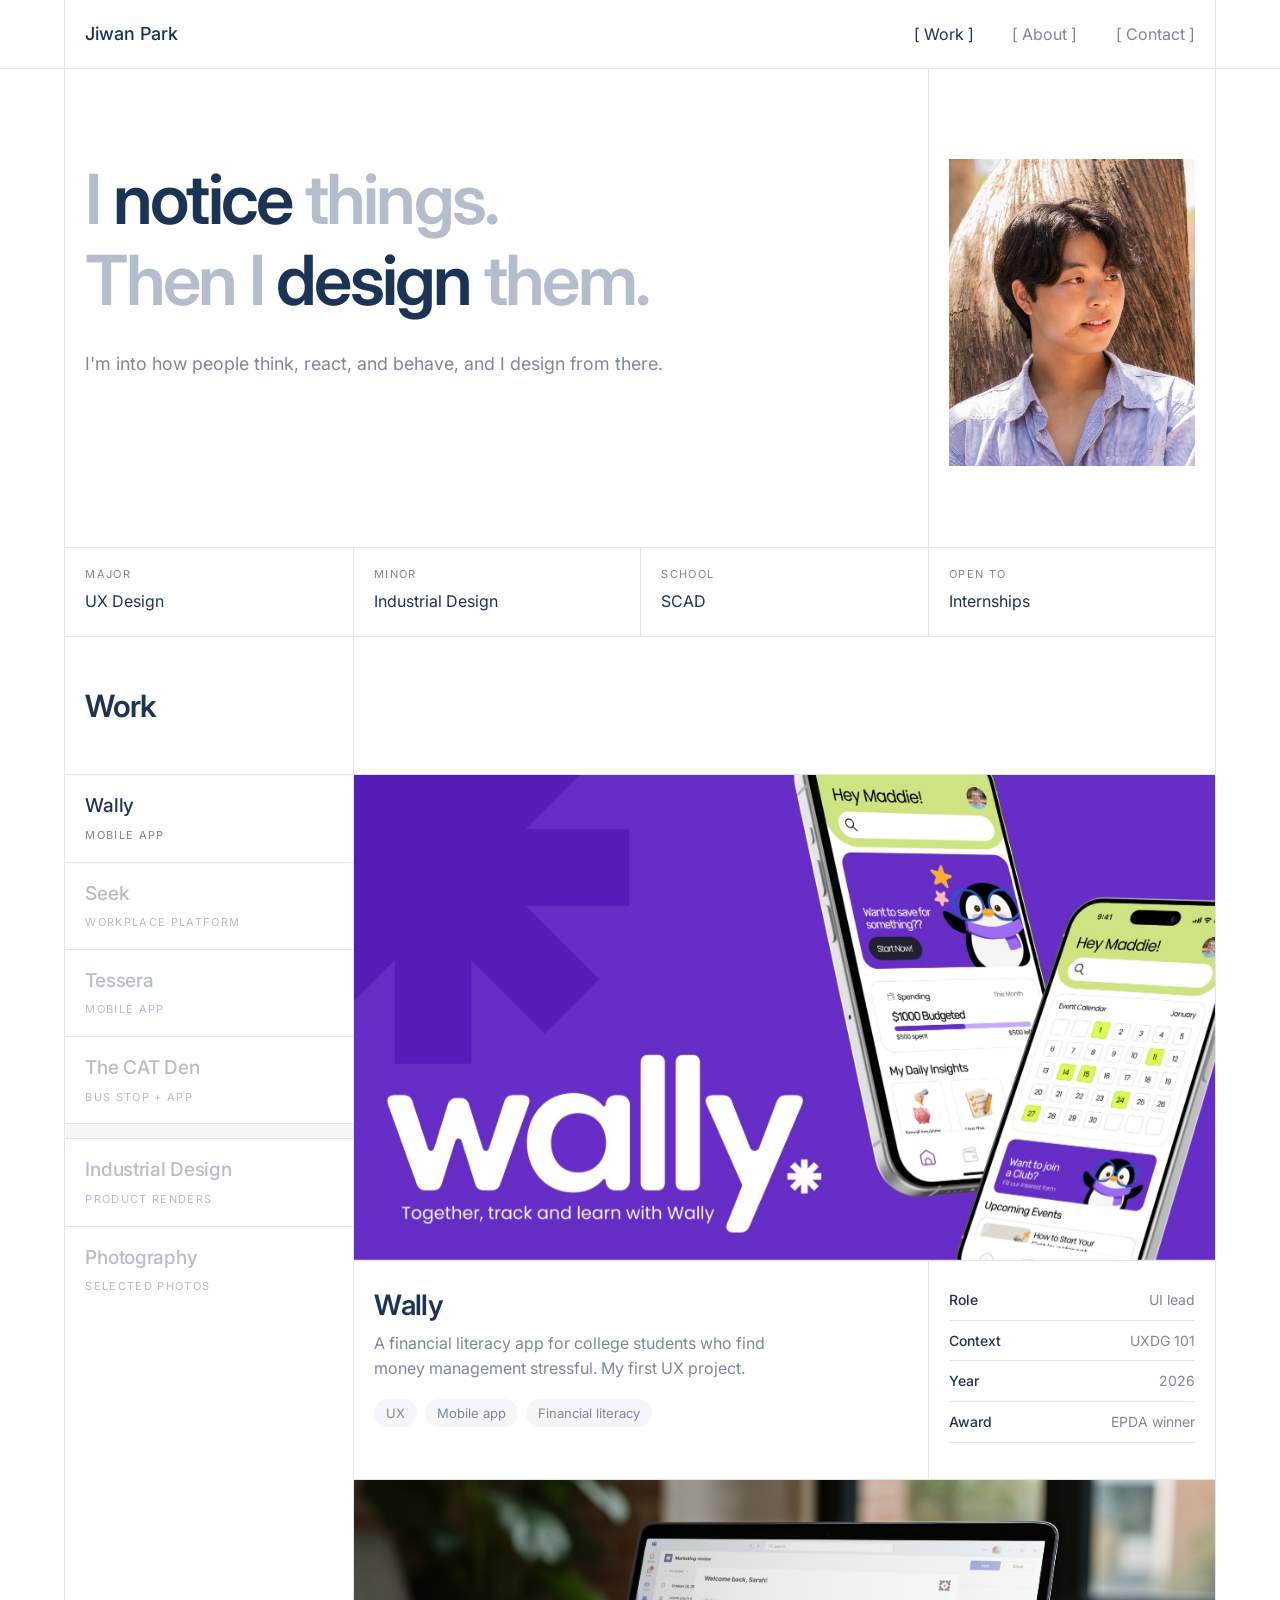
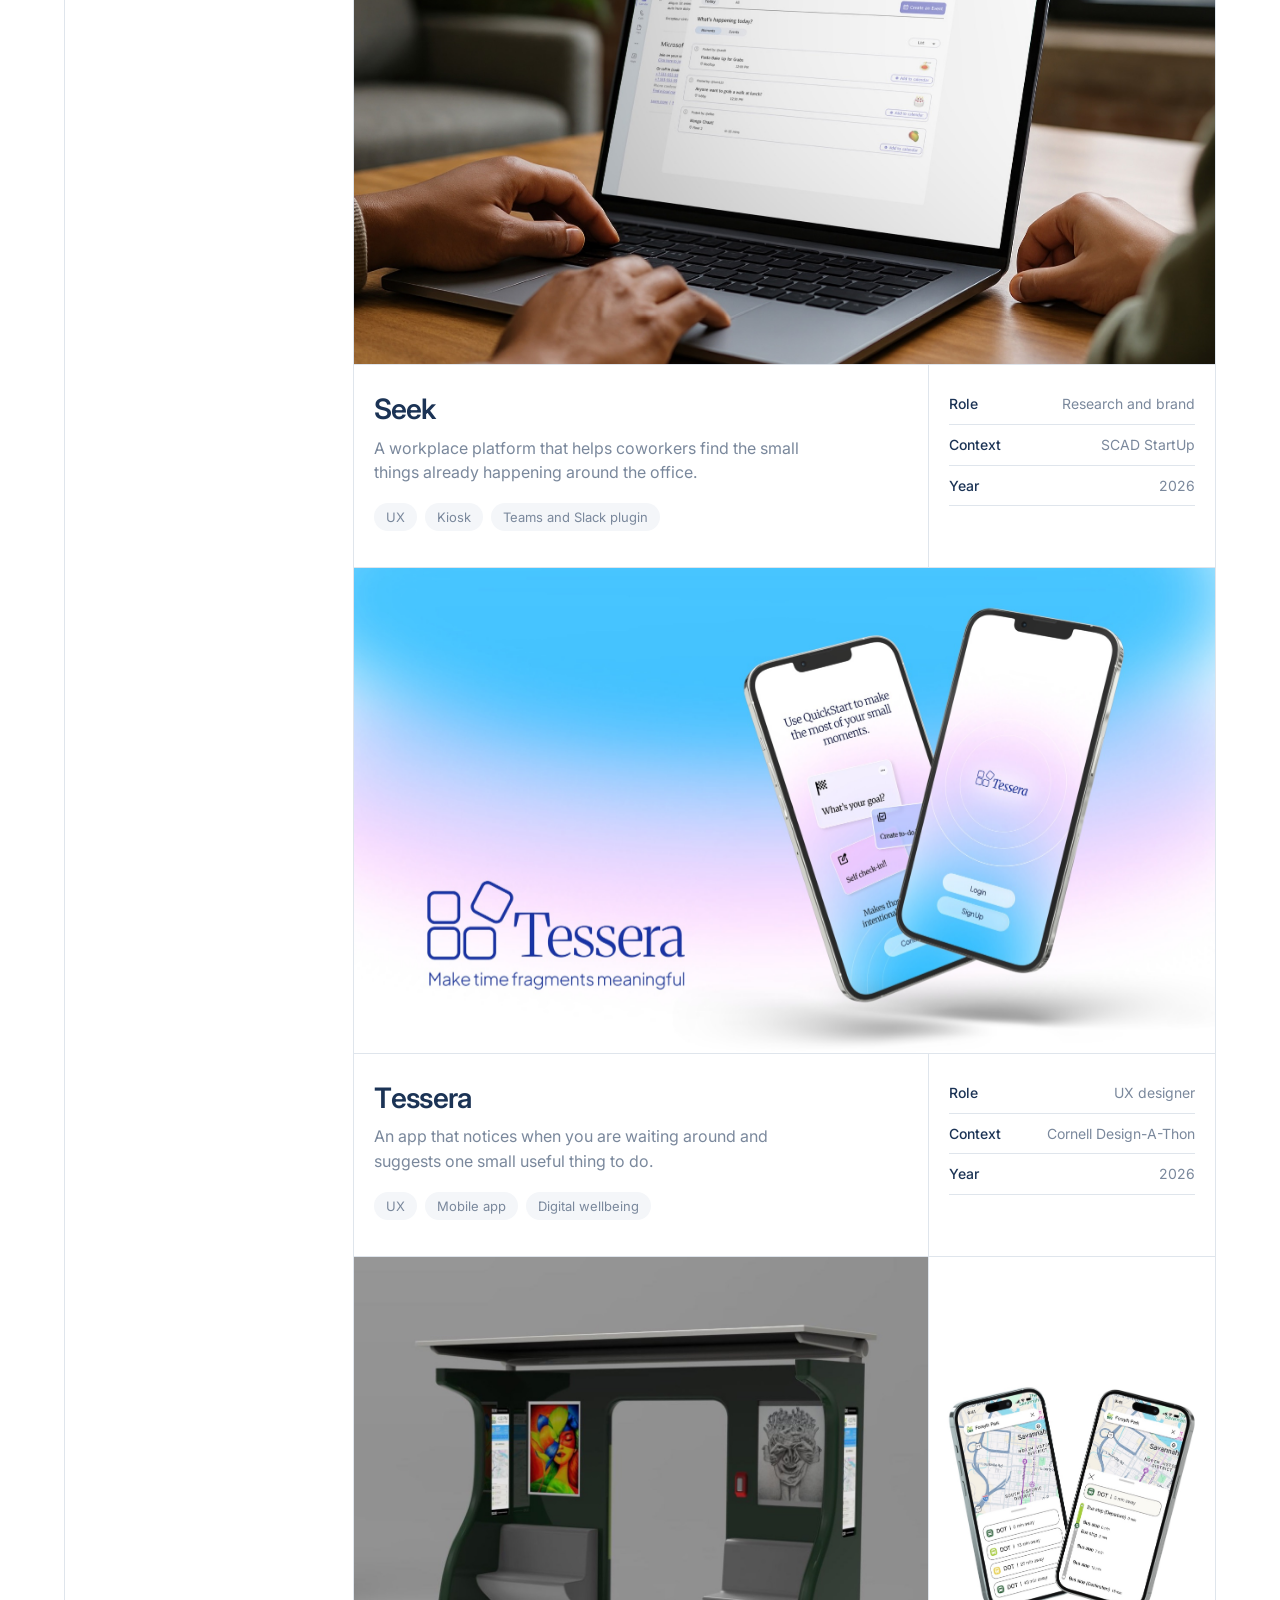
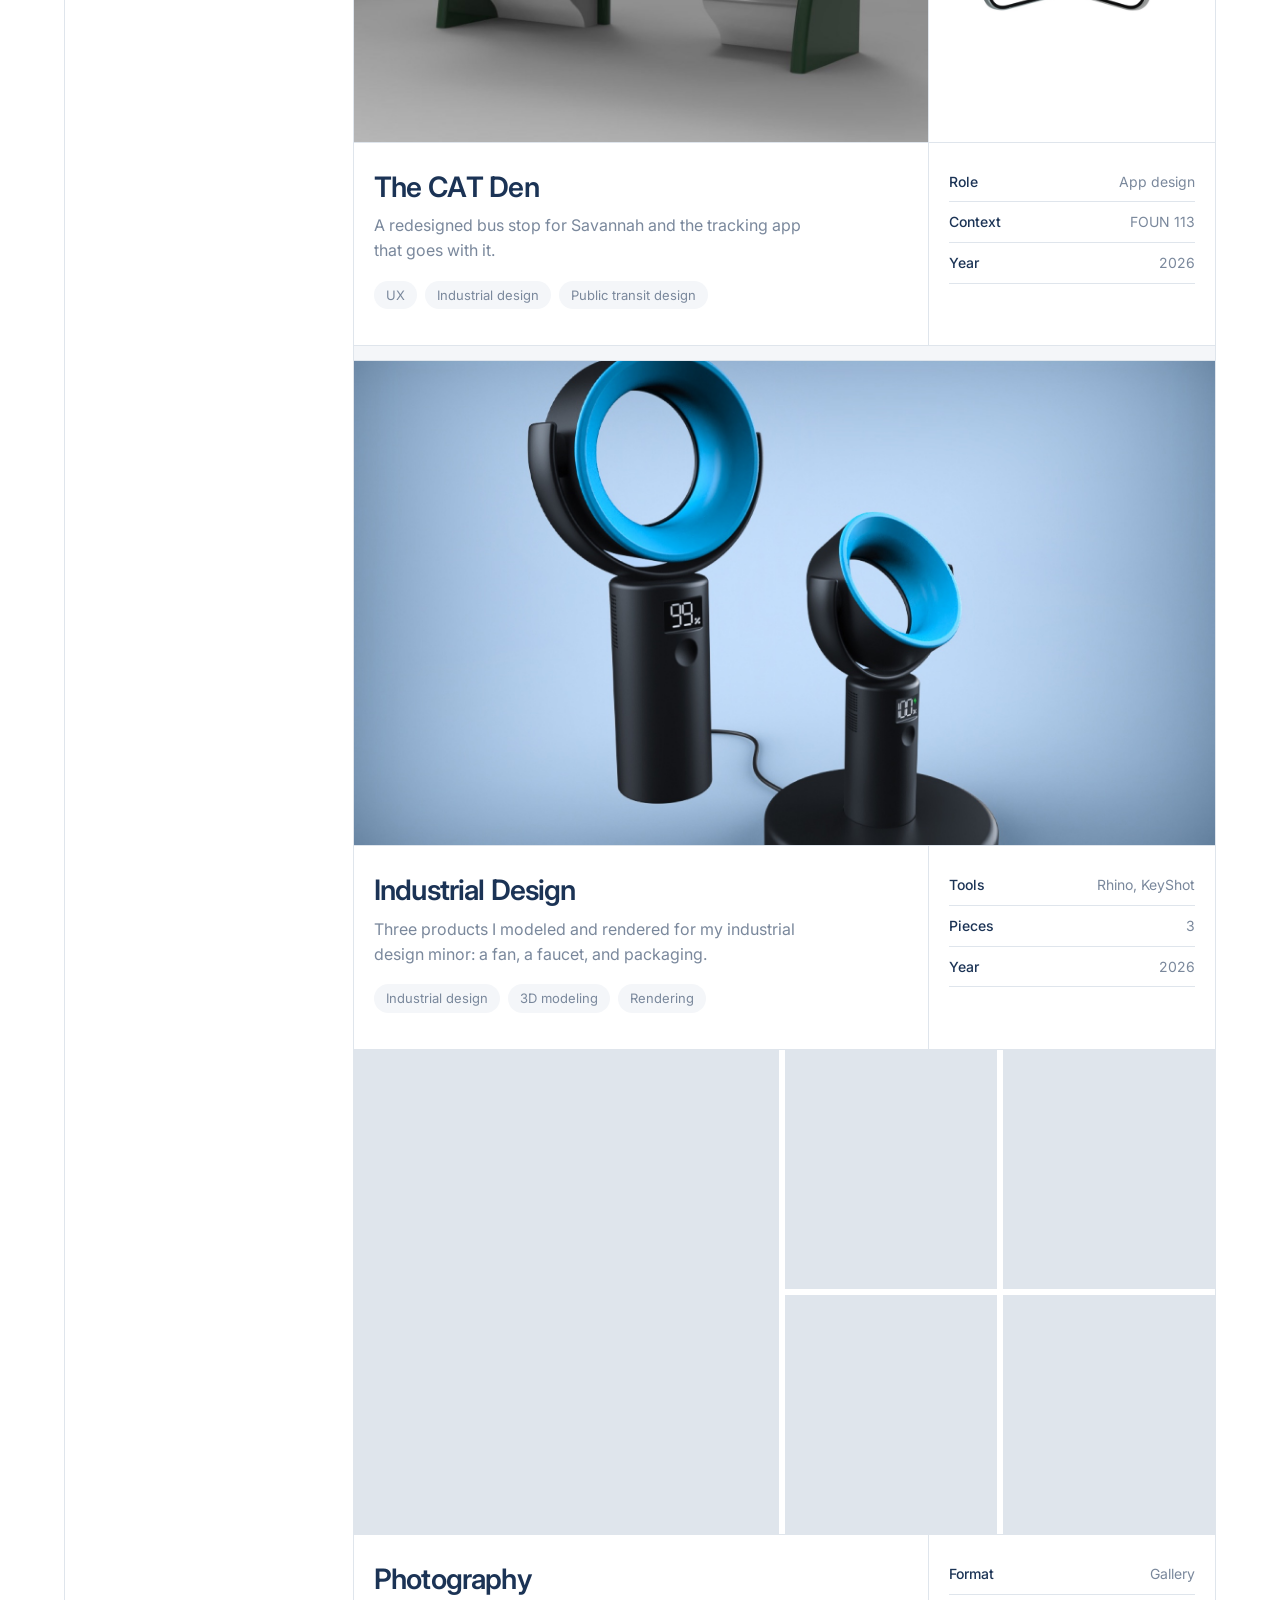
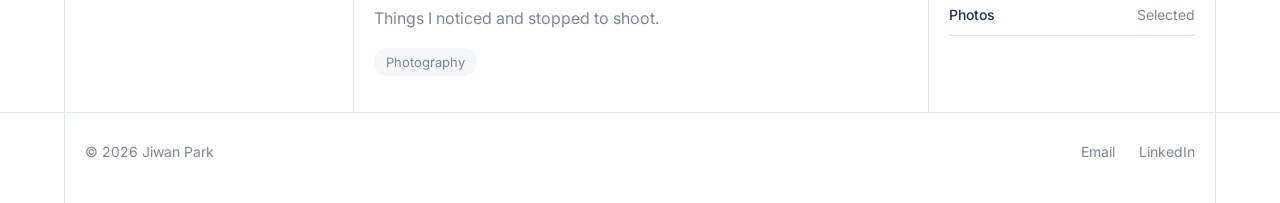
<file: index.html>
<!doctype html>
<html lang="en" class="snap">
<head>
  <meta charset="utf-8">
  <meta name="viewport" content="width=device-width, initial-scale=1">
  <title>Jiwan Park, UX Designer</title>
  <meta name="description" content="Portfolio of Jiwan Park, a UX design student with an industrial design minor at SCAD.">
  <link rel="stylesheet" href="styles.css?v=63">
  <script type="speculationrules">{"prerender":[{"where":{"href_matches":"/*"},"eagerness":"moderate"}]}</script>
</head>
<body>
  <header class="site-header">
    <div class="wrap"><div class="frame">
      <a class="name" href="./">Jiwan Park</a>
      <nav>
        <a href="./" aria-current="page">Work</a>
        <a href="about">About</a>
        <a href="contact">Contact</a>
      </nav>
    </div></div>
  </header>

  <main class="wrap"><div class="frame">
    <!-- DRAFT: headline and intro still to be written with Jiwan -->
    <section class="hero cols row lead">
      <div class="side cell"><img class="portrait" src="assets/portrait.jpg?v=5" alt="Jiwan Park leaning against a tree by a marina"></div>
      <div class="main cell">
        <h1 class="display flip" data-prox>I <em>notice</em> things. Then I <em>design</em> them.</h1>
        <p class="lede">I'm into how people think, react, and behave, and I design from there.</p>
      </div>
    </section>

    <dl class="facts cols row">
      <div><dt>Major</dt><dd>UX Design</dd></div>
      <div><dt>Minor</dt><dd>Industrial Design</dd></div>
      <div><dt>School</dt><dd>SCAD</dd></div>
      <div><dt>Open to</dt><dd>Internships</dd></div>
    </dl>

    <div class="heading cols row" id="work">
      <div class="side cell"><h2>Work</h2></div>
      <div class="main cell"></div>
    </div>

    <section class="work cols row">
      <ul class="work-index side">
        <li><a href="#p1"><strong>Wally</strong><span>Mobile app</span></a></li>
        <li><a href="#p2"><strong>Seek</strong><span>Workplace platform</span></a></li>
        <li><a href="#p3"><strong>Tessera</strong><span>Mobile app</span></a></li>
        <li><a href="#p4"><strong>The CAT Den</strong><span>Bus stop + app</span></a></li>
        <li class="divide"><a href="#p5"><strong>Industrial Design</strong><span>Product renders</span></a></li>
        <li><a href="#p6"><strong>Photography</strong><span>Selected photos</span></a></li>
      </ul>

      <div class="work-list main">
          <a class="project" id="p1" href="work/wally">
            <div class="media"><img class="preview" src="assets/wally/hero.jpg" alt="Wally logo beside two phones showing the app dashboard and event calendar"></div>
            <div class="project-info">
              <div>
                <h3 data-prox>Wally</h3>
                <p>A financial literacy app for college students who find money management stressful. My first UX project.</p>
                <ul class="tags"><li>UX</li><li>Mobile app</li><li>Financial literacy</li></ul>
              </div>
              <dl><div><dt>Role</dt><dd>UI lead</dd></div><div><dt>Context</dt><dd>UXDG 101</dd></div><div><dt>Year</dt><dd>2026</dd></div><div><dt>Award</dt><dd>EPDA winner</dd></div></dl>
            </div>
          </a>
          <a class="project" id="p2" href="work/seek">
            <div class="media"><img class="preview" src="assets/seek/hero.jpg" alt="Seek plugin open on a laptop"></div>
            <div class="project-info">
              <div>
                <h3 data-prox>Seek</h3>
                <p>A workplace platform that helps coworkers find the small things already happening around the office.</p>
                <ul class="tags"><li>UX</li><li>Kiosk</li><li>Teams and Slack plugin</li></ul>
              </div>
              <dl><div><dt>Role</dt><dd>Research and brand</dd></div><div><dt>Context</dt><dd>SCAD StartUp</dd></div><div><dt>Year</dt><dd>2026</dd></div></dl>
            </div>
          </a>
          <a class="project" id="p3" href="work/tessera">
            <div class="media"><img class="preview" src="assets/tessera/hero.jpg" alt="Tessera logo beside two phones showing onboarding screens"></div>
            <div class="project-info">
              <div>
                <h3 data-prox>Tessera</h3>
                <p>An app that notices when you are waiting around and suggests one small useful thing to do.</p>
                <ul class="tags"><li>UX</li><li>Mobile app</li><li>Digital wellbeing</li></ul>
              </div>
              <dl><div><dt>Role</dt><dd>UX designer</dd></div><div><dt>Context</dt><dd>Cornell Design-A-Thon</dd></div><div><dt>Year</dt><dd>2026</dd></div></dl>
            </div>
          </a>
          <a class="project" id="p4" href="work/cat-den">
            <div class="media"><div class="duo preview"><img src="assets/catden/hero-duo.jpg" alt="Render of a green CAT Den bus shelter with seating and display screens"><img src="assets/catden/app-duo.jpg" alt="Two phones showing the CAT Den bus tracking app"></div></div>
            <div class="project-info">
              <div>
                <h3 data-prox>The CAT Den</h3>
                <p>A redesigned bus stop for Savannah and the tracking app that goes with it.</p>
                <ul class="tags"><li>UX</li><li>Industrial design</li><li>Public transit design</li></ul>
              </div>
              <dl><div><dt>Role</dt><dd>App design</dd></div><div><dt>Context</dt><dd>FOUN 113</dd></div><div><dt>Year</dt><dd>2026</dd></div></dl>
            </div>
          </a>
          <a class="project divide" id="p5" href="industrial-design">
            <div class="media"><img class="preview" src="assets/id/fan-1.jpg" alt="Two black and blue bladeless fans, one on its round charging base"></div>
            <div class="project-info">
              <div>
                <h3 data-prox>Industrial Design</h3>
                <p>Three products I modeled and rendered for my industrial design minor: a fan, a faucet, and packaging.</p>
                <ul class="tags"><li>Industrial design</li><li>3D modeling</li><li>Rendering</li></ul>
              </div>
              <dl><div><dt>Tools</dt><dd>Rhino, KeyShot</dd></div><div><dt>Pieces</dt><dd>3</dd></div><div><dt>Year</dt><dd>2026</dd></div></dl>
            </div>
          </a>
          <a class="project" id="p6" href="photography">
            <div class="media"><div class="collage preview" aria-hidden="true"><i></i><i></i><i></i><i></i><i></i></div></div>
            <div class="project-info">
              <div>
                <h3 data-prox>Photography</h3>
                <p>Things I noticed and stopped to shoot.</p>
                <ul class="tags"><li>Photography</li></ul>
              </div>
              <dl><div><dt>Format</dt><dd>Gallery</dd></div><div><dt>Photos</dt><dd>Selected</dd></div></dl>
            </div>
          </a>
      </div>
    </section>
  </div></main>

  <footer class="site-footer">
    <div class="wrap"><div class="frame">
      <span>© 2026 Jiwan Park</span>
      <nav>
        <a href="mailto:jiwanpark0212@gmail.com">Email</a>
        <a href="https://www.linkedin.com/in/jiwan-park" target="_blank" rel="noopener noreferrer">LinkedIn</a>
      </nav>
    </div></div>
  </footer>

  <script src="hero-hover.js?v=5"></script>
  <script>
    // Light up the index entry for the project that takes up the most of the screen
    const links = [...document.querySelectorAll(".work-index a")];
    const projects = [...document.querySelectorAll(".project")];
    const header = document.querySelector(".site-header");
    let ticking = false;
    function update() {
      ticking = false;
      const top = header ? header.offsetHeight : 0, bottom = window.innerHeight;
      let best = 0, bestVisible = -1;
      projects.forEach((p, i) => {
        const r = p.getBoundingClientRect();
        const visible = Math.min(r.bottom, bottom) - Math.max(r.top, top);
        if (visible > bestVisible) { bestVisible = visible; best = i; }
      });
      // at the very bottom of the page the last project is the one in view
      if (window.innerHeight + window.scrollY >= document.documentElement.scrollHeight - 2) best = projects.length - 1;
      links.forEach((a, i) => a.classList.toggle("active", i === best));
    }
    function request() { if (!ticking) { ticking = true; requestAnimationFrame(update); } }
    window.addEventListener("scroll", request, { passive: true });
    window.addEventListener("resize", request);
    update();
  </script>
  <script src="site.js?v=12"></script>
</body>
</html>
</file>
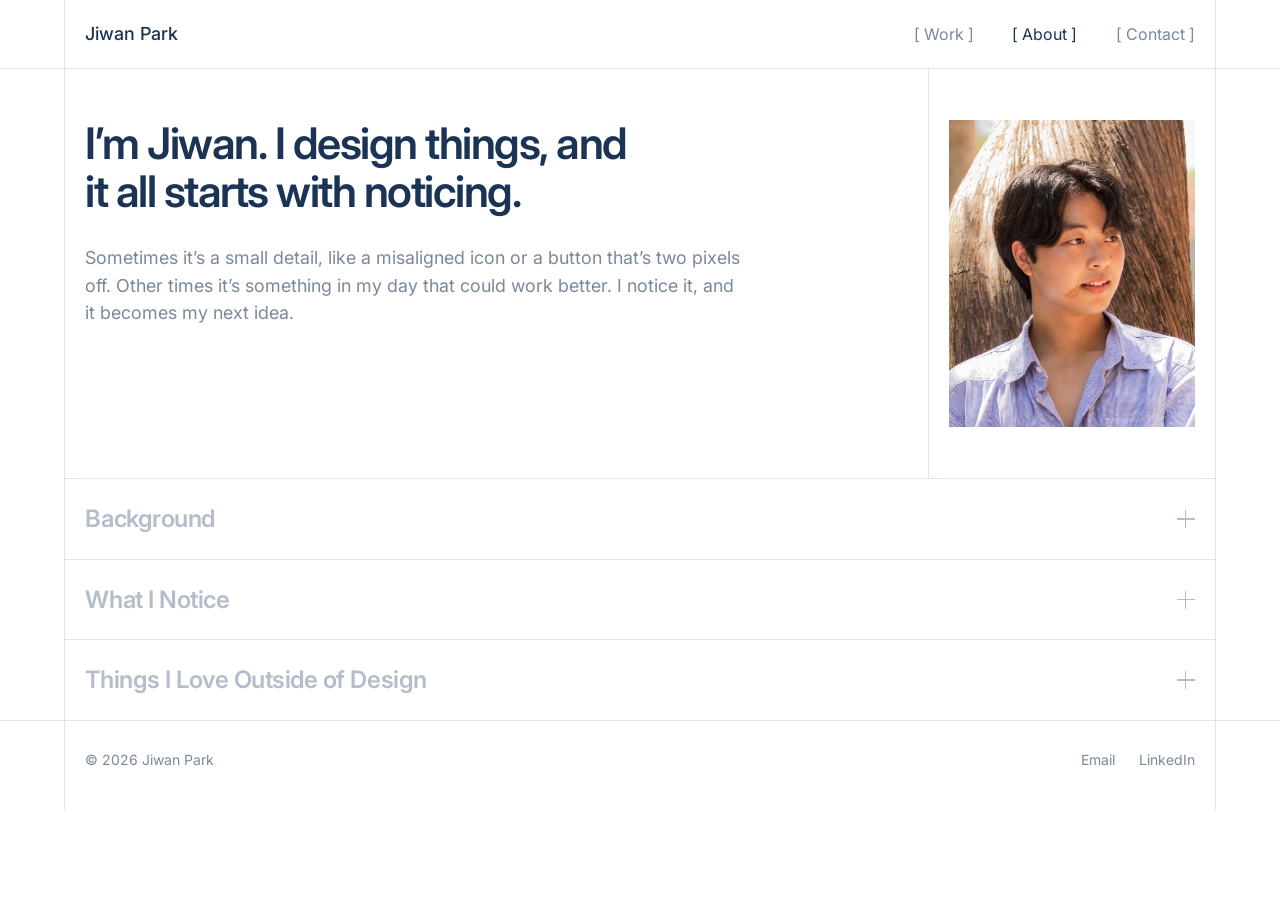
<file: about.html>
<!doctype html>
<html lang="en">
<head>
  <meta charset="utf-8">
  <meta name="viewport" content="width=device-width, initial-scale=1">
  <title>About | Jiwan Park</title>
  <meta name="description" content="About Jiwan Park, a UX design student at SCAD.">
  <link rel="stylesheet" href="styles.css?v=63">
  <script type="speculationrules">{"prerender":[{"where":{"href_matches":"/*"},"eagerness":"moderate"}]}</script>
</head>
<body>
  <header class="site-header">
    <div class="wrap"><div class="frame">
      <a class="name" href="./">Jiwan Park</a>
      <nav>
        <a href="./">Work</a>
        <a href="about" aria-current="page">About</a>
        <a href="contact">Contact</a>
      </nav>
    </div></div>
  </header>

  <main class="wrap"><div class="frame">
    <section class="about cols row lead">
      <div class="side cell"><img class="portrait" src="assets/portrait.jpg?v=5" alt="Jiwan Park leaning against a tree by a marina"></div>
      <div class="main cell prose">
        <h1 data-prox>I’m Jiwan. I design things, and it all starts with noticing.</h1>
        <p class="lede">Sometimes it’s a small detail, like a misaligned icon or a button that’s two pixels off. Other times it’s something in my day that could work better. I notice it, and it becomes my next idea.</p>
      </div>
    </section>

    <details class="acc row">
      <summary><h2>Background</h2><span class="acc-icon" aria-hidden="true"></span></summary>
      <div class="acc-body">
        <p>I started in <b>graphic design</b>. Along the way I also learned <b>art</b> and <b>photography</b>.</p>
        <p>Then I found <b>UX</b>, and it is where I get to use all of it. One project can need layout, color, composition, and an eye for detail. Nothing I have learned goes to waste.</p>
      </div>
    </details>

    <details class="acc row">
      <summary><h2>What I Notice</h2><span class="acc-icon" aria-hidden="true"></span></summary>
      <div class="acc-body">
        <p>People tell me I see what other people don’t.</p>
        <p>Lately it’s <b>printer screens</b>. Why do they still look twenty years old? The screen is overly complicated, with too many buttons. It overwhelms people trying to use the printer.</p>
        <p>Things like this stay with me. A lot of my designs start with <b>noticing</b> something like that.</p>
      </div>
    </details>

    <details class="acc row">
      <summary><h2>Things I Love Outside of Design</h2><span class="acc-icon" aria-hidden="true"></span></summary>
      <div class="acc-body">
        <p>I love <b>baseball</b>. I have been playing catch with my dad and friends, and going to the ballpark, since I was little.</p>
        <p>It is such a beautiful sport. It revolves around <b>failure</b>. Even the best hitters fail seven times out of ten. A game that looks lost can flip in one inning. It is unpredictable, just like the way life is.</p>
        <p>Then there’s the <b>sacrifice</b> fly and the <b>sacrifice</b> bunt. A player gives up his turn so the team can move ahead, and it doesn’t go unnoticed. Baseball acknowledges it in the scorebook as a sacrifice. I love that.</p>
      </div>
    </details>
  </div></main>

  <footer class="site-footer">
    <div class="wrap"><div class="frame">
      <span>© 2026 Jiwan Park</span>
      <nav>
        <a href="mailto:jiwanpark0212@gmail.com">Email</a>
        <a href="https://www.linkedin.com/in/jiwan-park" target="_blank" rel="noopener noreferrer">LinkedIn</a>
      </nav>
    </div></div>
  </footer>
  <script>
    // Smooth open and close for the expandable sections
    (function () {
      var reduce = window.matchMedia('(prefers-reduced-motion: reduce)');
      var ease = 'cubic-bezier(.45, .05, .2, 1)';
      document.querySelectorAll('details.acc').forEach(function (el) {
        var summary = el.querySelector('summary');
        var body = el.querySelector('.acc-body');
        var anim = null, fade = null;
        function run(from, to, opening) {
          if (anim) anim.cancel();
          if (fade) fade.cancel();
          el.style.overflow = 'hidden';
          anim = el.animate({ height: [from + 'px', to + 'px'] }, { duration: 560, easing: ease });
          if (opening) {
            fade = body.animate({ opacity: [0, 1] }, { duration: 560, easing: 'ease', fill: 'forwards' });
          } else {
            // closing: a soft edge sweeps up through the text, so the bottom lines vanish first
            var g = 'linear-gradient(to bottom, #000 0%, #000 33.3%, transparent 66.6%, transparent 100%)';
            var m = { maskImage: g, webkitMaskImage: g, maskSize: '100% 300%', webkitMaskSize: '100% 300%', maskRepeat: 'no-repeat', webkitMaskRepeat: 'no-repeat' };
            var a = Object.assign({ maskPosition: '0 0', webkitMaskPosition: '0 0' }, m);
            var z = Object.assign({ maskPosition: '0 100%', webkitMaskPosition: '0 100%' }, m);
            fade = body.animate([a, z], { duration: 560, easing: ease, fill: 'forwards' });
          }
          anim.onfinish = function () {
            if (!opening) el.open = false;
            el.classList.remove('is-closing');
            el.style.overflow = '';
            fade.cancel();
            anim = fade = null;
          };
        }
        summary.addEventListener('click', function (e) {
          if (reduce.matches || !el.animate) return;
          e.preventDefault();
          var from = el.offsetHeight;
          if (el.open && !el.classList.contains('is-closing')) {
            el.classList.add('is-closing');
            run(from, summary.offsetHeight, false);
          } else {
            el.classList.remove('is-closing');
            el.open = true;
            run(from, summary.offsetHeight + body.offsetHeight, true);
          }
        });
      });
    })();
  </script>
  <script src="hero-hover.js?v=5"></script>
  <script src="site.js?v=12"></script>
</body>
</html>
</file>
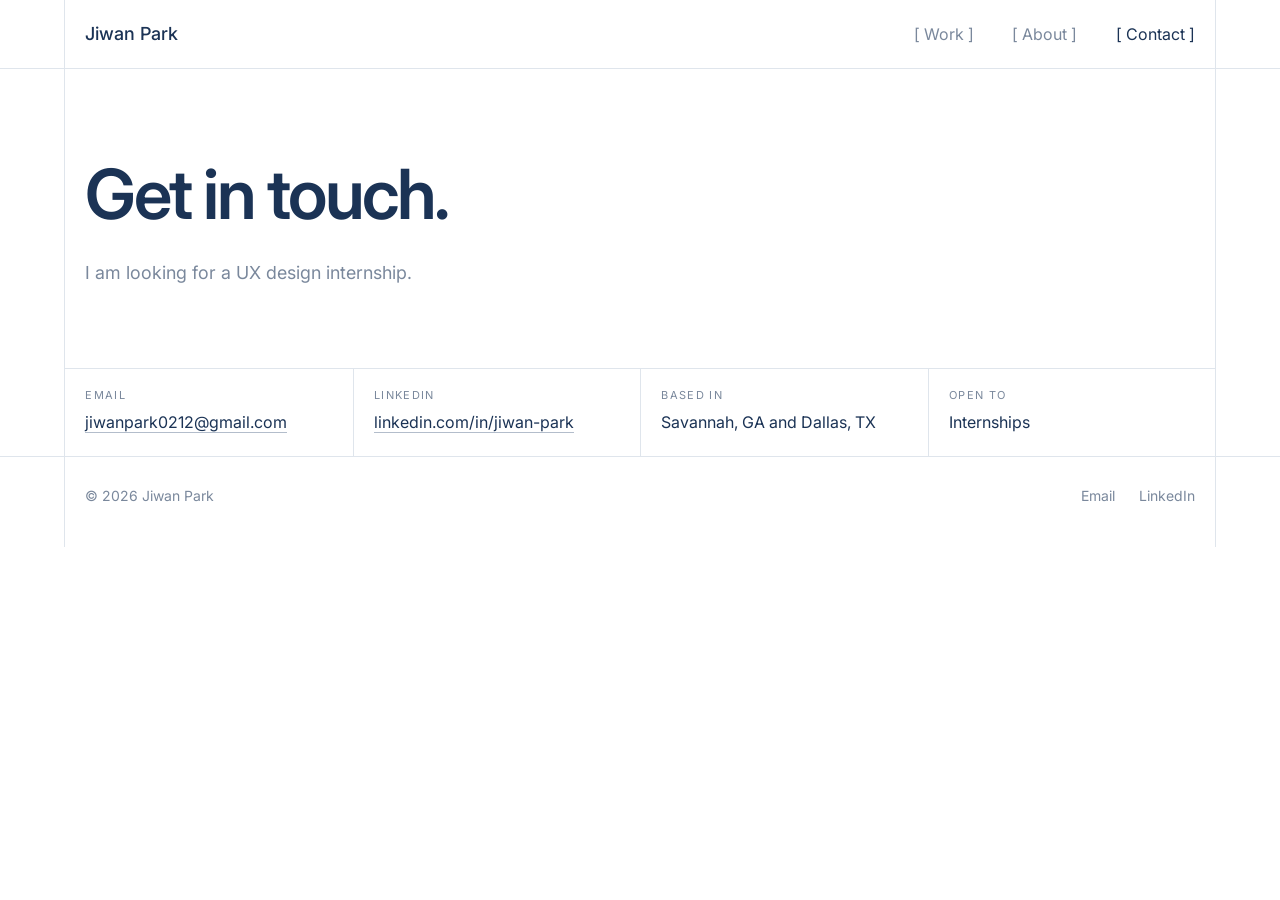
<file: contact.html>
<!doctype html>
<html lang="en">
<head>
  <meta charset="utf-8">
  <meta name="viewport" content="width=device-width, initial-scale=1">
  <title>Contact | Jiwan Park</title>
  <meta name="description" content="Contact Jiwan Park, a UX design student at SCAD.">
  <link rel="stylesheet" href="styles.css?v=63">
  <script type="speculationrules">{"prerender":[{"where":{"href_matches":"/*"},"eagerness":"moderate"}]}</script>
</head>
<body>
  <header class="site-header">
    <div class="wrap"><div class="frame">
      <a class="name" href="./">Jiwan Park</a>
      <nav>
        <a href="./">Work</a>
        <a href="about">About</a>
        <a href="contact" aria-current="page">Contact</a>
      </nav>
    </div></div>
  </header>

    <main class="wrap"><div class="frame">
    <section class="hero cols row lead solo">
      <div class="main cell">
        <h1 class="display" data-prox>Get in touch.</h1>
        <p class="lede">I am looking for a UX design internship.</p>
      </div>
    </section>

    <dl class="facts stack cols row">
      <div><dt>Email</dt><dd><a class="link" href="mailto:jiwanpark0212@gmail.com">jiwanpark0212@gmail.com</a></dd></div>
      <div><dt>LinkedIn</dt><dd><a class="link" href="https://www.linkedin.com/in/jiwan-park" target="_blank" rel="noopener noreferrer">linkedin.com/in/jiwan-park</a></dd></div>
      <div><dt>Based in</dt><dd>Savannah, GA and Dallas, TX</dd></div>
      <div><dt>Open to</dt><dd>Internships</dd></div>
    </dl>
  </div></main>

  <footer class="site-footer">
    <div class="wrap"><div class="frame">
      <span>© 2026 Jiwan Park</span>
      <nav>
        <a href="mailto:jiwanpark0212@gmail.com">Email</a>
        <a href="https://www.linkedin.com/in/jiwan-park" target="_blank" rel="noopener noreferrer">LinkedIn</a>
      </nav>
    </div></div>
  </footer>
  <script src="hero-hover.js?v=5"></script>
  <script src="site.js?v=12"></script>
</body>
</html>
</file>
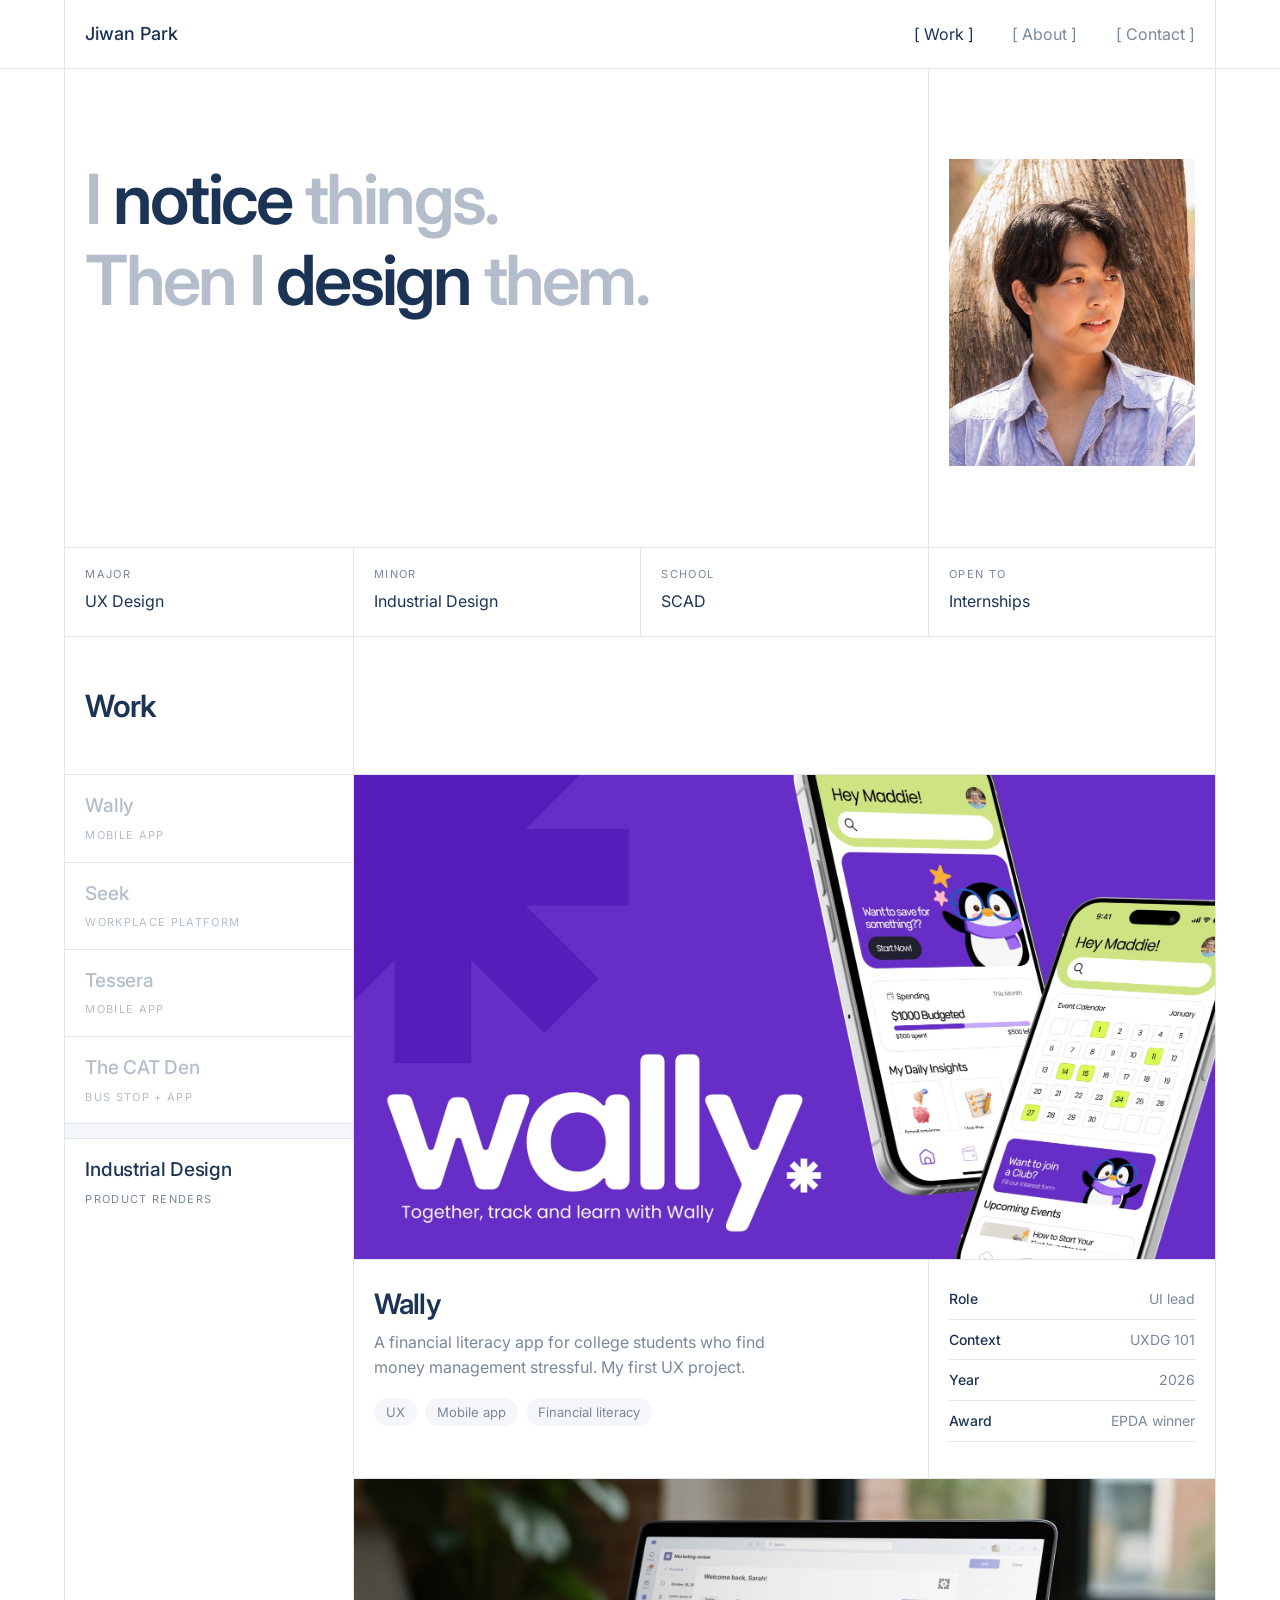
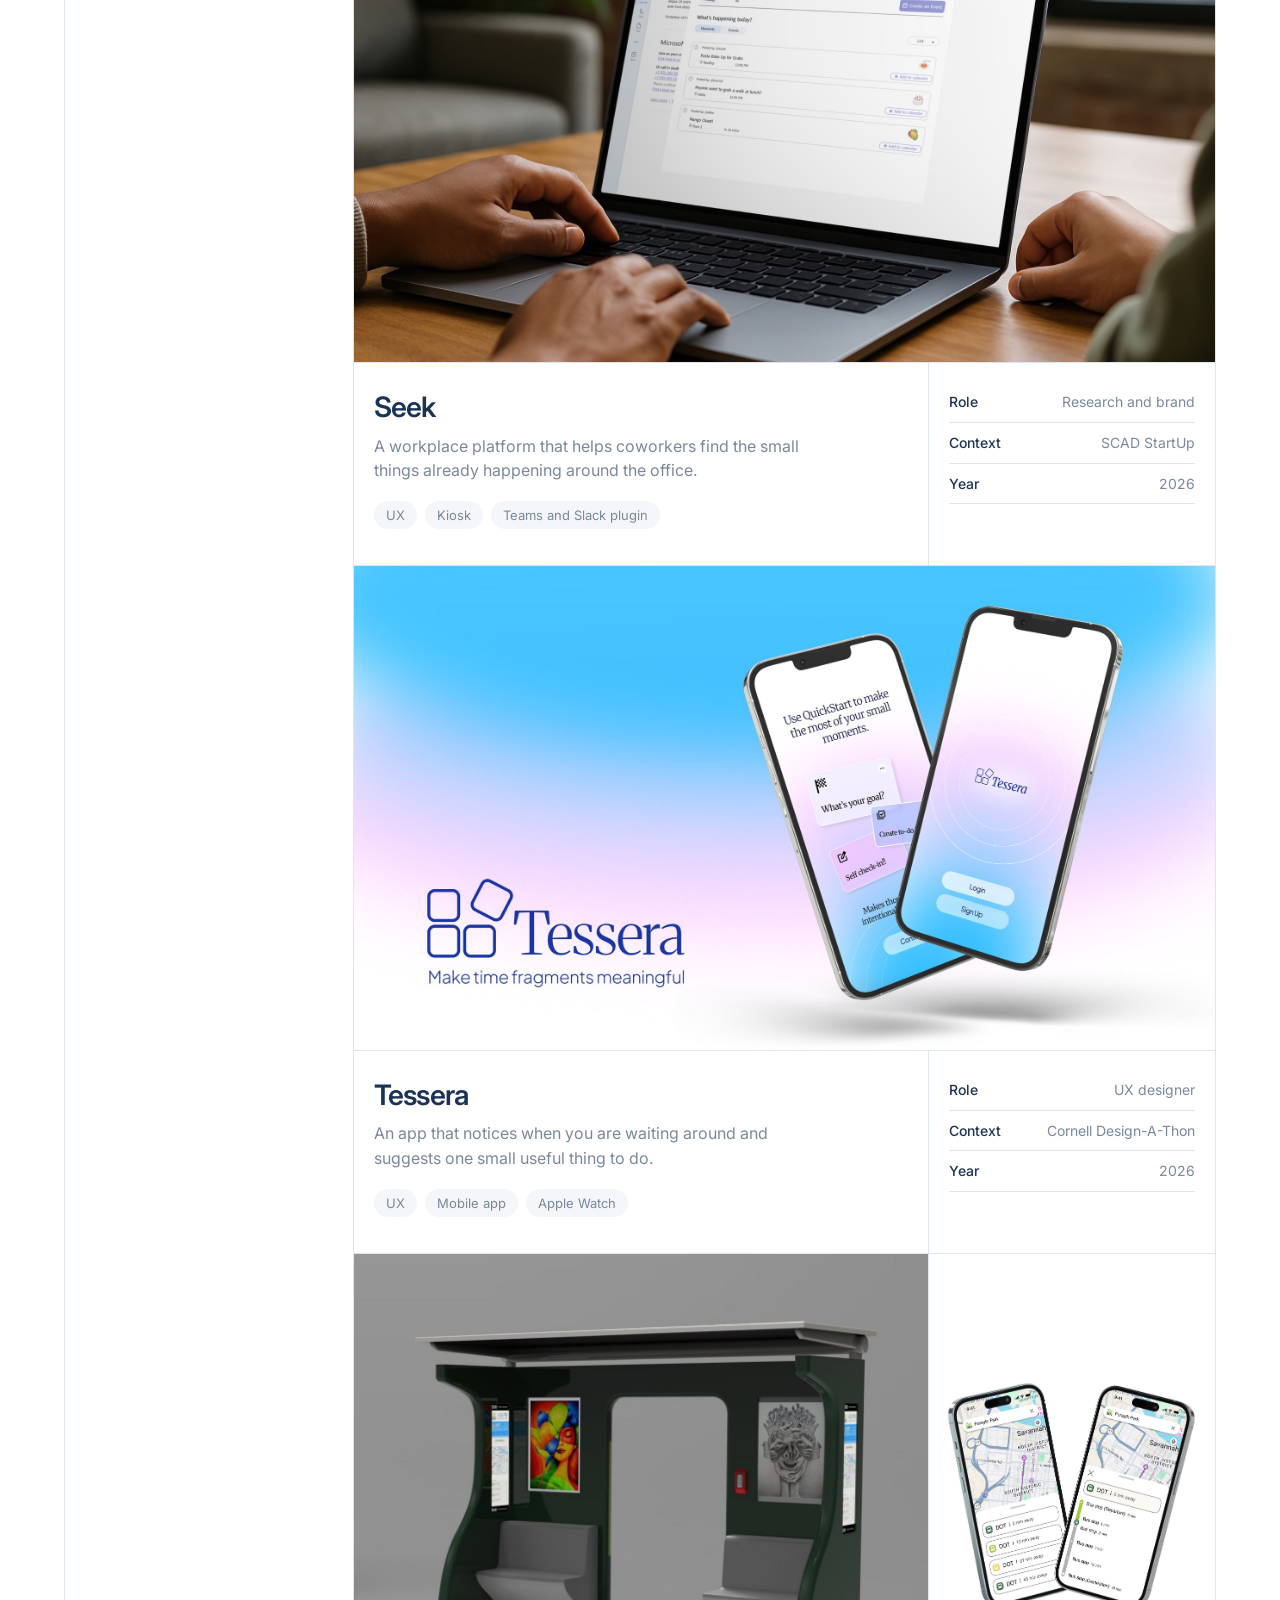
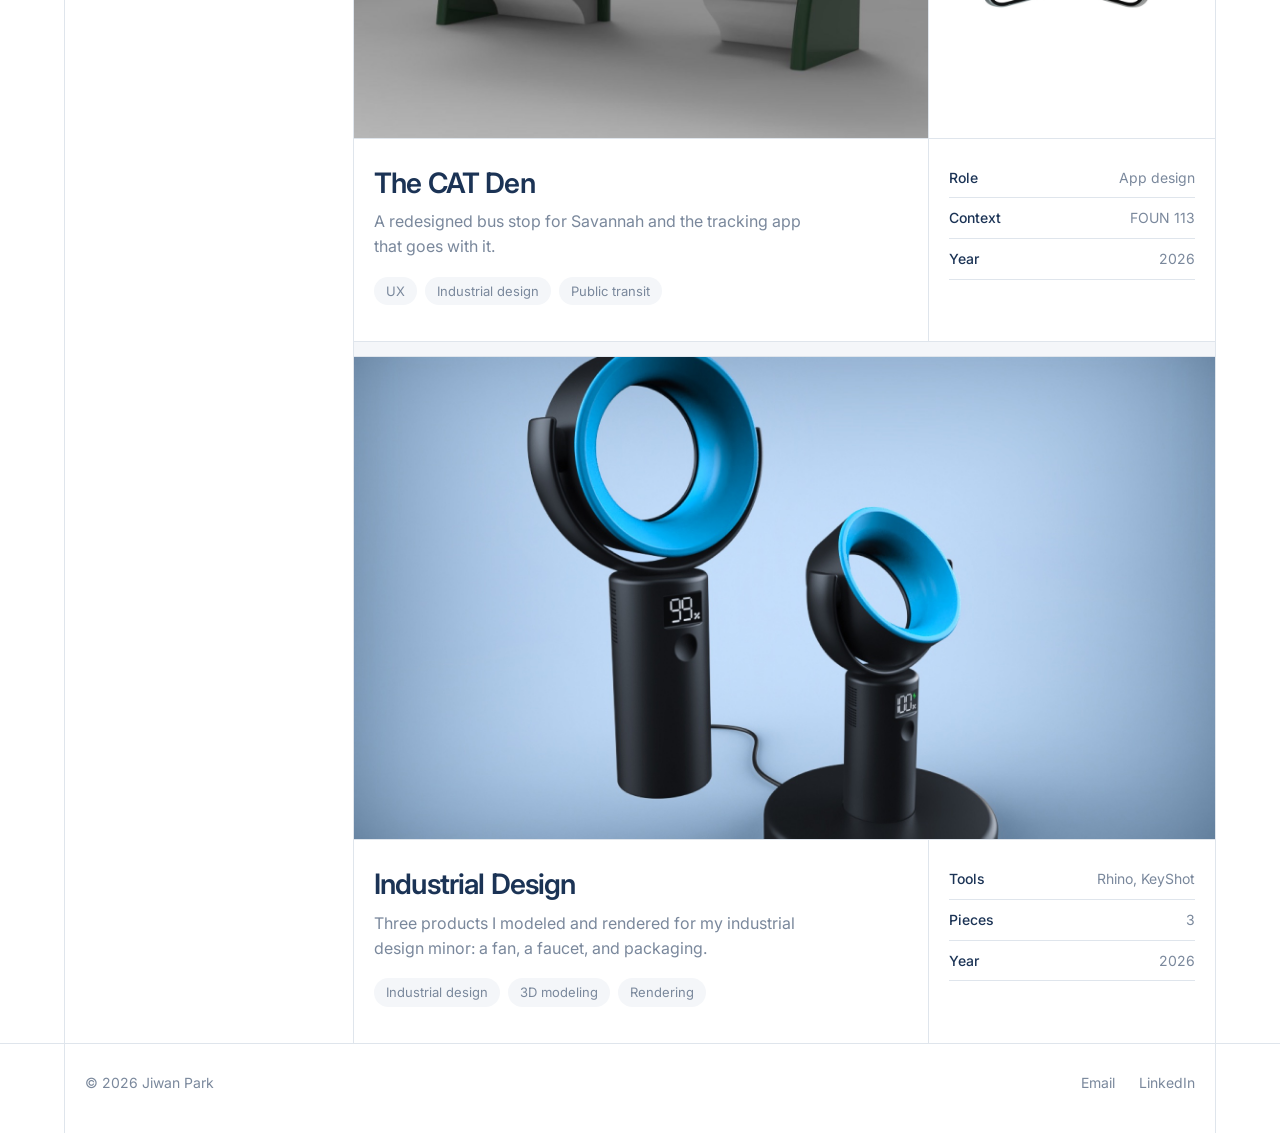
<file: index_5.html>
<!doctype html>
<html lang="en">
<head>
  <meta charset="utf-8">
  <meta name="viewport" content="width=device-width, initial-scale=1">
  <title>Jiwan Park, UX Designer</title>
  <meta name="description" content="Portfolio of Jiwan Park, a UX design student with an industrial design minor at SCAD.">
  <link rel="stylesheet" href="styles.css?v=20">
</head>
<body>
  <header class="site-header">
    <div class="wrap"><div class="frame">
      <a class="name" href="./">Jiwan Park</a>
      <nav>
        <a href="./" aria-current="page">Work</a>
        <a href="about">About</a>
        <a href="contact">Contact</a>
      </nav>
    </div></div>
  </header>

  <main class="wrap"><div class="frame">
    <!-- DRAFT: headline and intro still to be written with Jiwan -->
    <section class="hero cols row lead">
      <div class="side cell"><img class="portrait" src="assets/portrait.jpg?v=5" alt="Jiwan Park leaning against a tree by a marina"></div>
      <div class="main cell">
        <h1 class="display flip">I <em>notice</em> things. Then I <em>design</em> them.</h1>
      </div>
    </section>

    <dl class="facts cols row">
      <div><dt>Major</dt><dd>UX Design</dd></div>
      <div><dt>Minor</dt><dd>Industrial Design</dd></div>
      <div><dt>School</dt><dd>SCAD</dd></div>
      <div><dt>Open to</dt><dd>Internships</dd></div>
    </dl>

    <div class="heading cols row" id="work">
      <div class="side cell"><h2>Work</h2></div>
      <div class="main cell"></div>
    </div>

    <section class="work cols row">
      <ul class="work-index side">
        <li><a href="#p1"><strong>Wally</strong><span>Mobile app</span></a></li>
        <li><a href="#p2"><strong>Seek</strong><span>Workplace platform</span></a></li>
        <li><a href="#p3"><strong>Tessera</strong><span>Mobile app</span></a></li>
        <li><a href="#p4"><strong>The CAT Den</strong><span>Bus stop + app</span></a></li>
        <li class="divide"><a href="#p5"><strong>Industrial Design</strong><span>Product renders</span></a></li>
      </ul>

      <div class="work-list main">
          <a class="project" id="p1" href="work/wally">
            <img class="preview" src="assets/wally/hero.jpg" alt="Wally logo beside two phones showing the app dashboard and event calendar">
            <div class="project-info">
              <div>
                <h3>Wally</h3>
                <p>A financial literacy app for college students who find money management stressful. My first UX project.</p>
                <ul class="tags"><li>UX</li><li>Mobile app</li><li>Financial literacy</li></ul>
              </div>
              <dl><div><dt>Role</dt><dd>UI lead</dd></div><div><dt>Context</dt><dd>UXDG 101</dd></div><div><dt>Year</dt><dd>2026</dd></div><div><dt>Award</dt><dd>EPDA winner</dd></div></dl>
            </div>
          </a>
          <a class="project" id="p2" href="work/seek">
            <img class="preview" src="assets/seek/hero.jpg" alt="Seek plugin open on a laptop">
            <div class="project-info">
              <div>
                <h3>Seek</h3>
                <p>A workplace platform that helps coworkers find the small things already happening around the office.</p>
                <ul class="tags"><li>UX</li><li>Kiosk</li><li>Teams and Slack plugin</li></ul>
              </div>
              <dl><div><dt>Role</dt><dd>Research and brand</dd></div><div><dt>Context</dt><dd>SCAD StartUp</dd></div><div><dt>Year</dt><dd>2026</dd></div></dl>
            </div>
          </a>
          <a class="project" id="p3" href="work/tessera">
            <img class="preview" src="assets/tessera/hero.jpg" alt="Tessera logo beside two phones showing onboarding screens">
            <div class="project-info">
              <div>
                <h3>Tessera</h3>
                <p>An app that notices when you are waiting around and suggests one small useful thing to do.</p>
                <ul class="tags"><li>UX</li><li>Mobile app</li><li>Apple Watch</li></ul>
              </div>
              <dl><div><dt>Role</dt><dd>UX designer</dd></div><div><dt>Context</dt><dd>Cornell Design-A-Thon</dd></div><div><dt>Year</dt><dd>2026</dd></div></dl>
            </div>
          </a>
          <a class="project" id="p4" href="work/cat-den">
            <div class="duo preview"><img src="assets/catden/hero-duo.jpg" alt="Render of a green CAT Den bus shelter with seating and display screens"><img src="assets/catden/app-duo.jpg" alt="Two phones showing the CAT Den bus tracking app"></div>
            <div class="project-info">
              <div>
                <h3>The CAT Den</h3>
                <p>A redesigned bus stop for Savannah and the tracking app that goes with it.</p>
                <ul class="tags"><li>UX</li><li>Industrial design</li><li>Public transit</li></ul>
              </div>
              <dl><div><dt>Role</dt><dd>App design</dd></div><div><dt>Context</dt><dd>FOUN 113</dd></div><div><dt>Year</dt><dd>2026</dd></div></dl>
            </div>
          </a>
          <a class="project divide" id="p5" href="industrial-design">
            <img class="preview" src="assets/id/fan-1.jpg" alt="Two black and blue bladeless fans, one on its round charging base">
            <div class="project-info">
              <div>
                <h3>Industrial Design</h3>
                <p>Three products I modeled and rendered for my industrial design minor: a fan, a faucet, and packaging.</p>
                <ul class="tags"><li>Industrial design</li><li>3D modeling</li><li>Rendering</li></ul>
              </div>
              <dl><div><dt>Tools</dt><dd>Rhino, KeyShot</dd></div><div><dt>Pieces</dt><dd>3</dd></div><div><dt>Year</dt><dd>2026</dd></div></dl>
            </div>
          </a>
      </div>
    </section>
  </div></main>

  <footer class="site-footer">
    <div class="wrap"><div class="frame">
      <span>© 2026 Jiwan Park</span>
      <nav>
        <a href="mailto:jiwanpark0212@gmail.com">Email</a>
        <a href="https://www.linkedin.com/in/jiwan-park">LinkedIn</a>
      </nav>
    </div></div>
  </footer>

  <script src="hero-hover.js?v=1"></script>
  <script>
    // Highlight the index entry for the project currently in view
    const links = document.querySelectorAll(".work-index a");
    const io = new IntersectionObserver((entries) => {
      entries.forEach((e) => {
        if (!e.isIntersecting) return;
        links.forEach((a) => a.classList.toggle("active", a.hash === "#" + e.target.id));
      });
    }, { rootMargin: "-40% 0px -55% 0px" });
    document.querySelectorAll(".project").forEach((p) => io.observe(p));
    links[0]?.classList.add("active");
  </script>
</body>
</html>
</file>
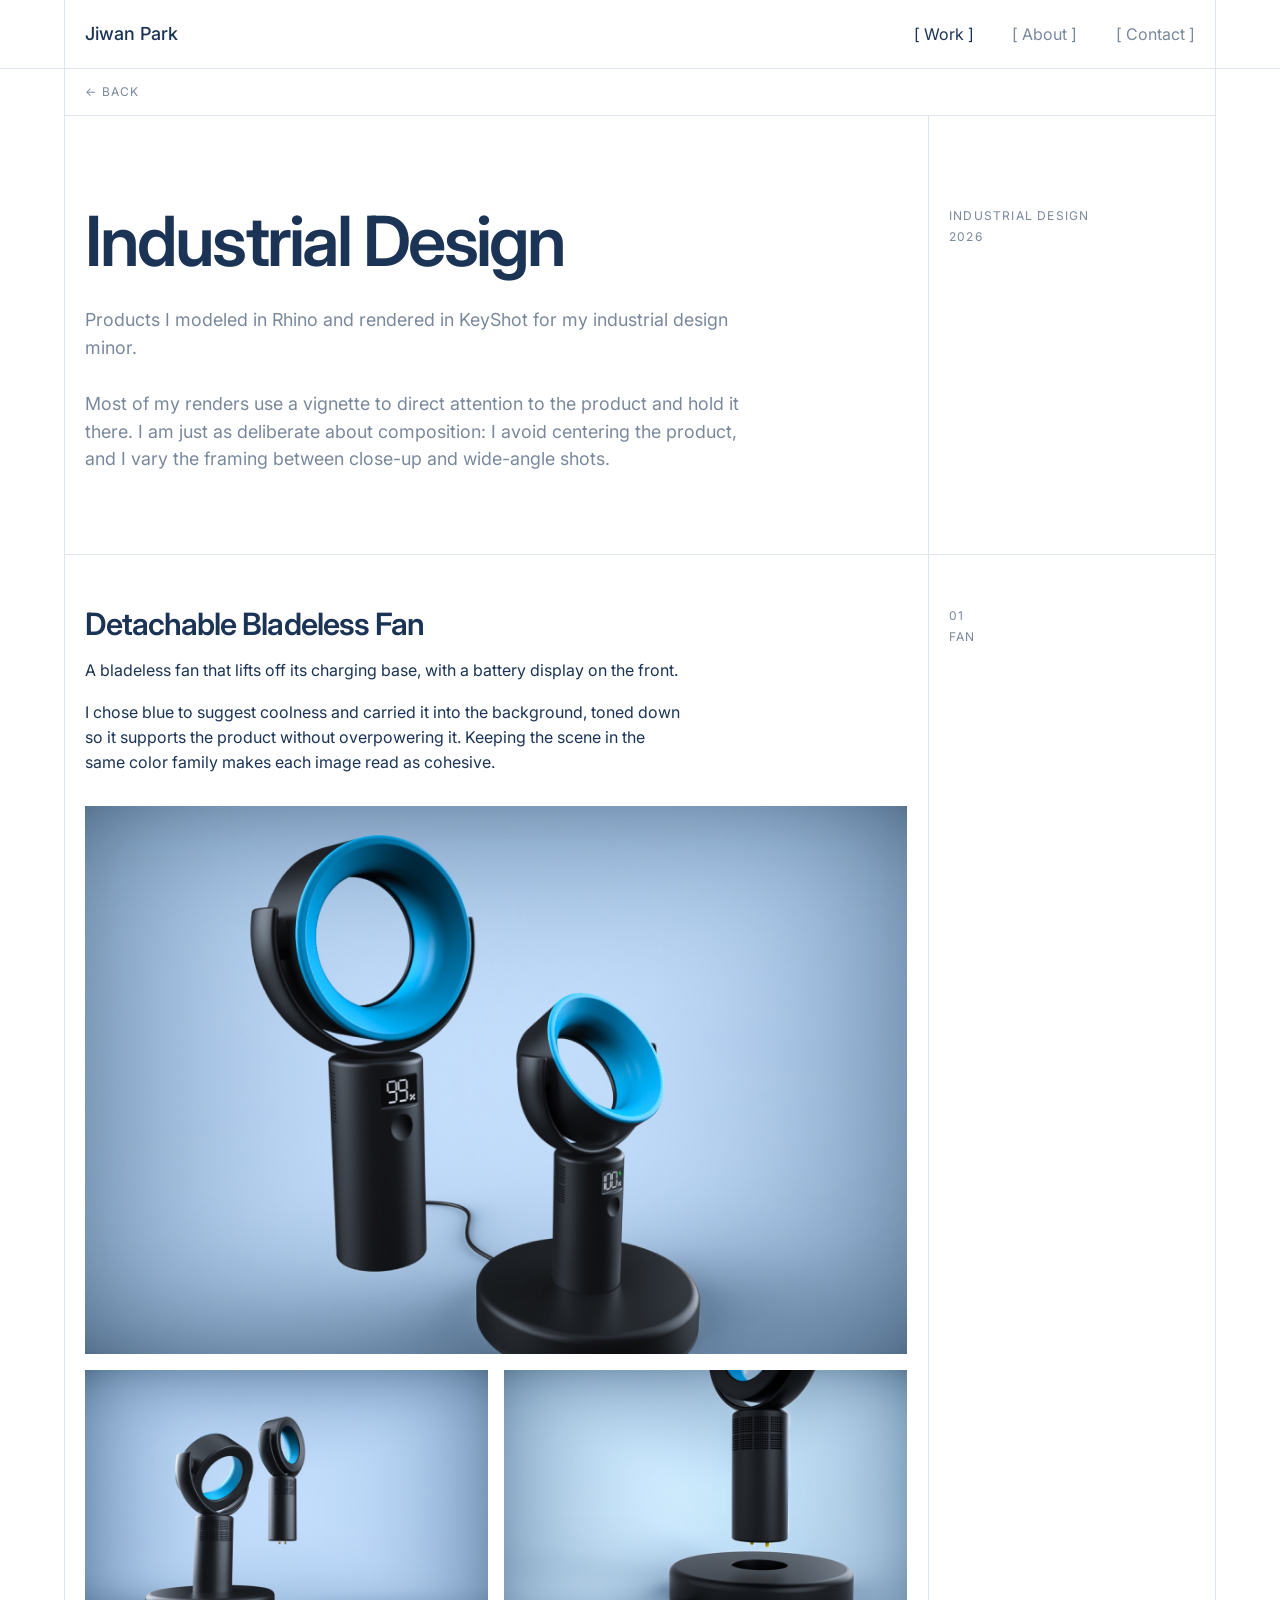
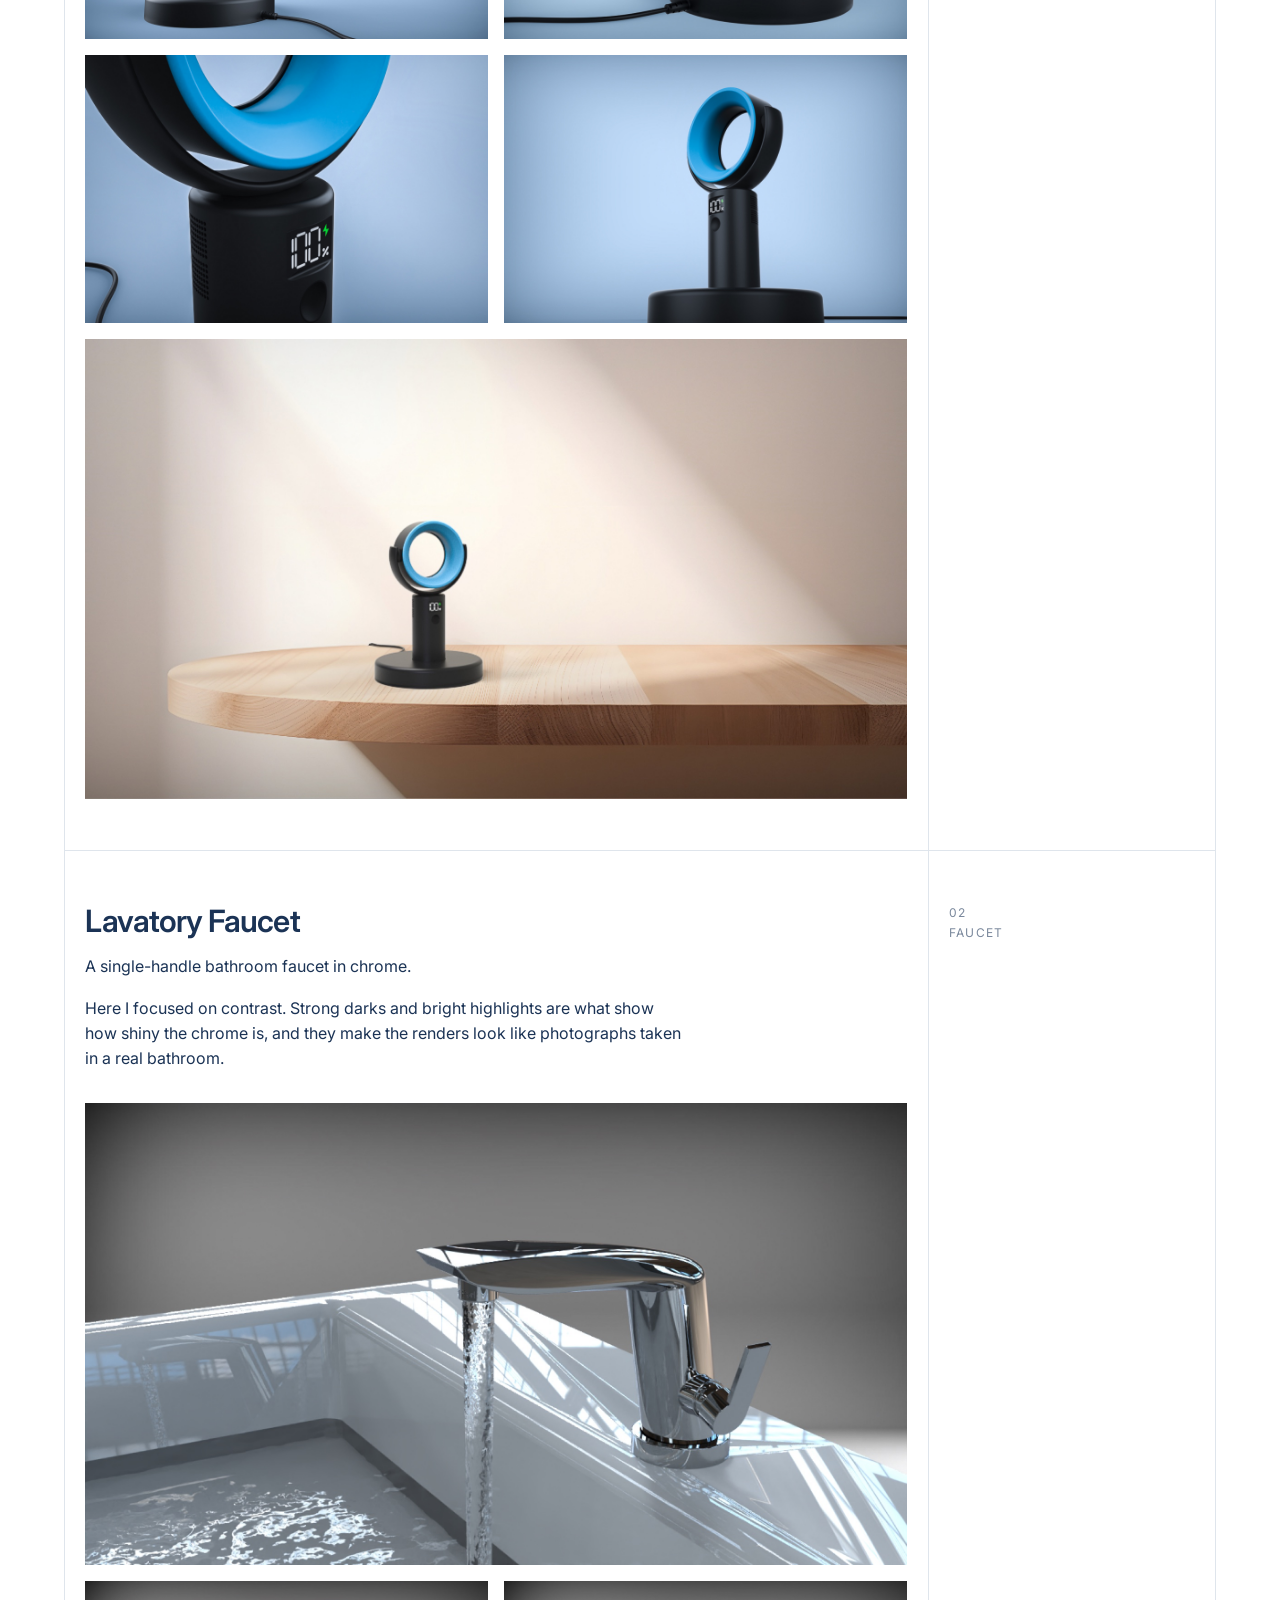
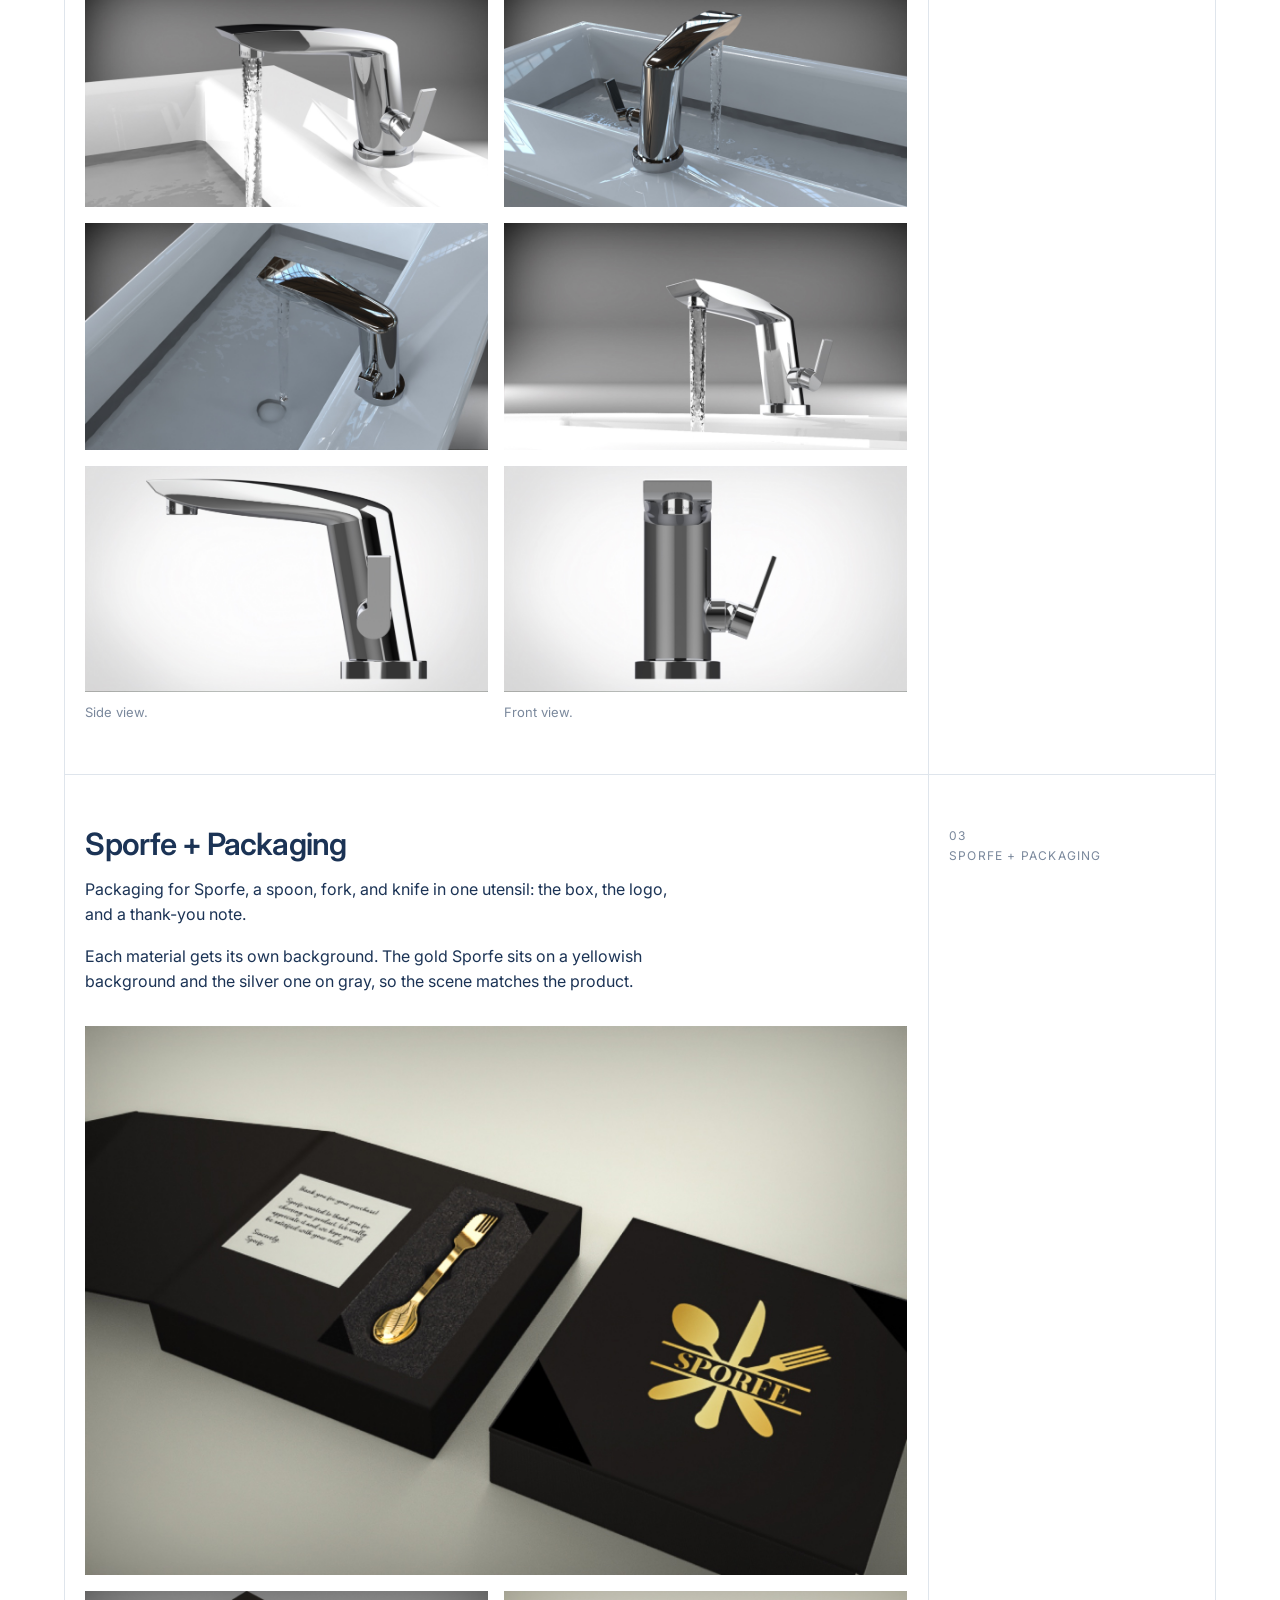
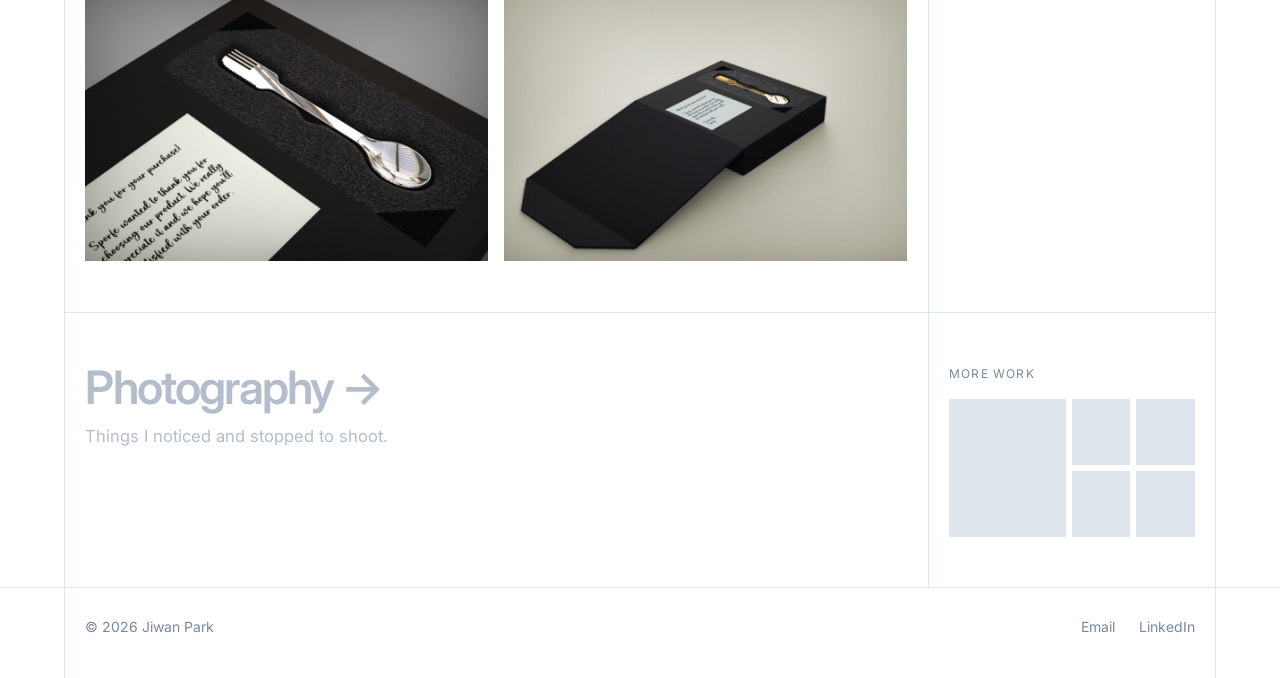
<file: industrial-design.html>
<!doctype html>
<html lang="en">
<head>
  <meta charset="utf-8">
  <meta name="viewport" content="width=device-width, initial-scale=1">
  <title>Industrial Design | Jiwan Park</title>
  <meta name="description" content="Industrial design work by Jiwan Park: products modeled in Rhino and rendered in KeyShot.">
  <link rel="stylesheet" href="styles.css?v=63">
  <script type="speculationrules">{"prerender":[{"where":{"href_matches":"/*"},"eagerness":"moderate"}]}</script>
</head>
<body>
  <header class="site-header">
    <div class="wrap"><div class="frame">
      <a class="name" href="./">Jiwan Park</a>
      <nav>
        <a href="./" aria-current="page">Work</a>
        <a href="about">About</a>
        <a href="contact">Contact</a>
      </nav>
    </div></div>
  </header>

    <main class="wrap"><div class="frame">
    <a class="back row" href="./#p5">← Back</a>
    <section class="hero cols row lead">
      <div class="side cell label">Industrial design <br>2026</div>
      <div class="main cell">
        <h1 class="display">Industrial Design</h1>
        <p class="lede">Products I modeled in Rhino and rendered in KeyShot for my industrial design minor.</p>
        <p class="lede">Most of my renders use a vignette to direct attention to the product and hold it there. I am just as deliberate about composition: I avoid centering the product, and I vary the framing between close-up and wide-angle shots.</p>
      </div>
    </section>

    <section class="cols row lead" id="fan">
      <div class="side cell label">01 <br>Fan</div>
      <div class="main cell prose">
        <h2>Detachable Bladeless Fan</h2>
        <p>A bladeless fan that lifts off its charging base, with a battery display on the front.</p>
        <p>I chose blue to suggest coolness and carried it into the background, toned down so it supports the product without overpowering it. Keeping the scene in the same color family makes each image read as cohesive.</p>
        <div class="figures">
          <figure class="full"><img src="assets/id/fan-1.jpg" alt="Two black and blue bladeless fans, one on its round charging base" loading="lazy"></figure>
          <figure><img src="assets/id/fan-2.jpg" alt="The fan on its base beside a second fan lifted off" loading="lazy"></figure>
          <figure><img src="assets/id/fan-3.jpg" alt="The fan hovering above its charging base, showing the connector" loading="lazy"></figure>
          <figure><img src="assets/id/fan-4.jpg" alt="Close view of the battery display reading 100 percent" loading="lazy"></figure>
          <figure><img src="assets/id/fan-5.jpg" alt="Front view of the fan on its base" loading="lazy"></figure>
          <figure class="full"><img src="assets/id/fan-6.jpg" alt="The fan on a wooden table in warm light" loading="lazy"></figure>
        </div>
      </div>
    </section>
    <section class="cols row lead" id="faucet">
      <div class="side cell label">02 <br>Faucet</div>
      <div class="main cell prose">
        <h2>Lavatory Faucet</h2>
        <p>A single-handle bathroom faucet in chrome.</p>
        <p>Here I focused on contrast. Strong darks and bright highlights are what show how shiny the chrome is, and they make the renders look like photographs taken in a real bathroom.</p>
        <div class="figures">
          <figure class="full"><img src="assets/id/faucet-1.jpg" alt="Chrome faucet running water into a white basin" loading="lazy"></figure>
          <figure><img src="assets/id/faucet-2.jpg" alt="Side view of the faucet with water running" loading="lazy"></figure>
          <figure><img src="assets/id/faucet-3.jpg" alt="The faucet seen from behind the basin" loading="lazy"></figure>
          <figure><img src="assets/id/faucet-4.jpg" alt="The faucet seen from above" loading="lazy"></figure>
          <figure><img src="assets/id/faucet-5.jpg" alt="The faucet from a low front angle" loading="lazy"></figure>
          <figure><img src="assets/id/faucet-6.jpg" alt="Side orthographic render of the faucet" loading="lazy"><figcaption>Side view.</figcaption></figure>
          <figure><img src="assets/id/faucet-7.jpg" alt="Front orthographic render of the faucet" loading="lazy"><figcaption>Front view.</figcaption></figure>
        </div>
      </div>
    </section>
    <section class="cols row lead" id="sporfe">
      <div class="side cell label">03 <br>Sporfe + Packaging</div>
      <div class="main cell prose">
        <h2>Sporfe + Packaging</h2>
        <p>Packaging for Sporfe, a spoon, fork, and knife in one utensil: the box, the logo, and a thank-you note.</p>
        <p>Each material gets its own background. The gold Sporfe sits on a yellowish background and the silver one on gray, so the scene matches the product.</p>
        <div class="figures">
          <figure class="full"><img src="assets/id/sporfe-4.jpg" alt="Black box with a gold Sporfe logo, open to show the utensil and a thank-you note" loading="lazy"></figure>
          <figure><img src="assets/id/sporfe-5.jpg" alt="Close view of the utensil in its foam tray, showing the serrated knife edge" loading="lazy"></figure>
          <figure><img src="assets/id/sporfe-6.jpg" alt="The open box from the side" loading="lazy"></figure>
        </div>
      </div>
    </section>
    <a class="next cols lead" href="photography">
      <div class="side cell"><span class="label">More work</span><div class="collage next-thumb" aria-hidden="true"><i></i><i></i><i></i><i></i><i></i></div></div>
      <div class="main cell"><div class="display">Photography →</div><p class="next-desc">Things I noticed and stopped to shoot.</p></div>
    </a>
  </div></main>

  <footer class="site-footer">
    <div class="wrap"><div class="frame">
      <span>© 2026 Jiwan Park</span>
      <nav>
        <a href="mailto:jiwanpark0212@gmail.com">Email</a>
        <a href="https://www.linkedin.com/in/jiwan-park" target="_blank" rel="noopener noreferrer">LinkedIn</a>
      </nav>
    </div></div>
  </footer>
  <script>
    // Back returns to wherever the visitor came from on this site; otherwise to the project list
    document.querySelector(".back").addEventListener("click", (e) => {
      if (document.referrer && new URL(document.referrer).origin === location.origin && history.length > 1) {
        e.preventDefault();
        history.back();
      }
    });
  </script>
  <script src="site.js?v=12"></script>
</body>
</html>
</file>
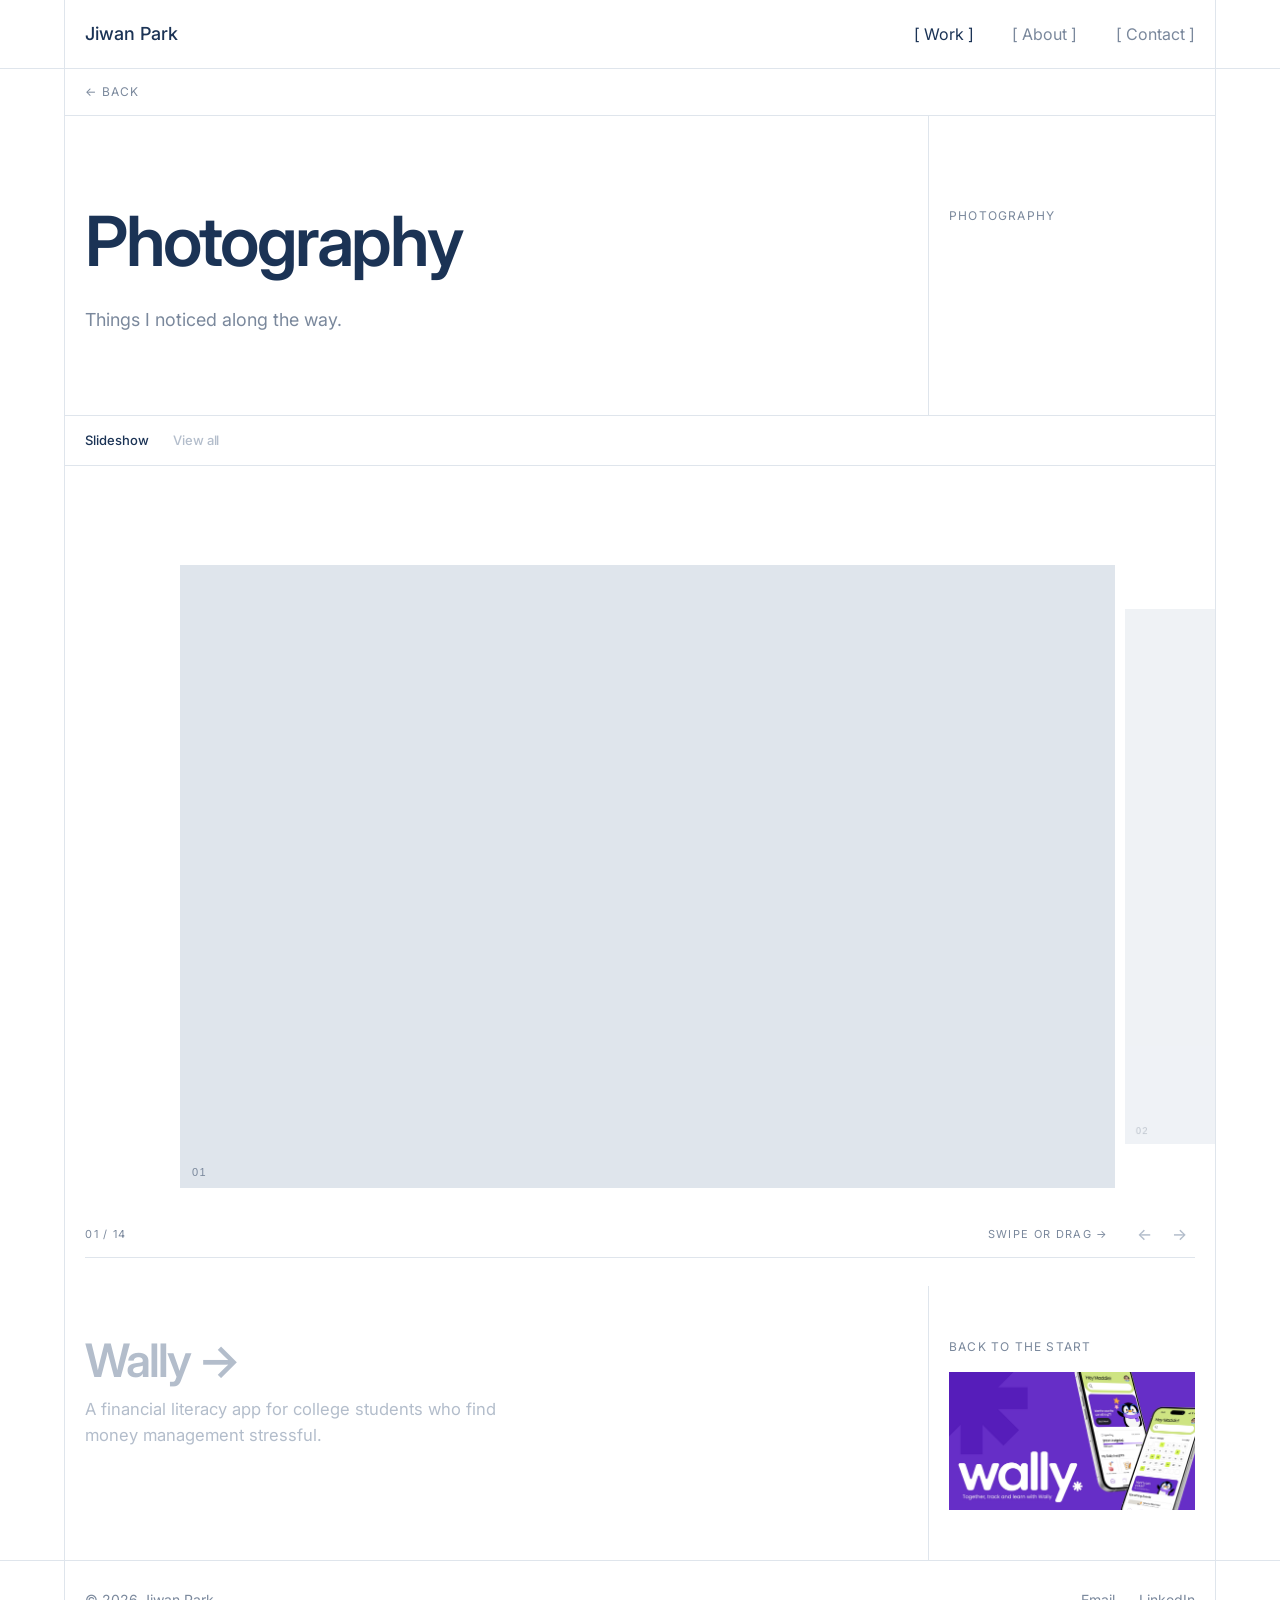
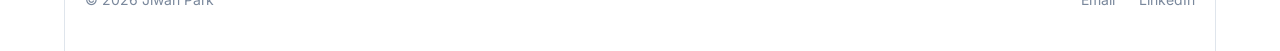
<file: photography.html>
<!doctype html>
<html lang="en">
<head>
  <meta charset="utf-8">
  <meta name="viewport" content="width=device-width, initial-scale=1">
  <title>Photography | Jiwan Park</title>
  <meta name="description" content="Photography by Jiwan Park.">
  <link rel="stylesheet" href="styles.css?v=63">
  <script type="speculationrules">{"prerender":[{"where":{"href_matches":"/*"},"eagerness":"moderate"}]}</script>
  <script>document.documentElement.classList.add("film-on");</script>
  <noscript><style>.shot { opacity: 1 !important; transform: none !important; }</style></noscript>
</head>
<body>
  <header class="site-header">
    <div class="wrap"><div class="frame">
      <a class="name" href="./">Jiwan Park</a>
      <nav>
        <a href="./" aria-current="page">Work</a>
        <a href="about">About</a>
        <a href="contact">Contact</a>
      </nav>
    </div></div>
  </header>

  <main class="wrap"><div class="frame">
    <a class="back row" href="./#p6">← Back</a>
    <section class="hero cols row lead">
      <div class="side cell label">Photography</div>
      <div class="main cell">
        <h1 class="display" data-prox>Photography</h1>
        <p class="lede">Things I noticed along the way.</p>
      </div>
    </section>

    <div class="view-bar row">
      <button class="view-tab on" type="button" data-view="film">Slideshow</button>
      <button class="view-tab" type="button" data-view="grid">View all</button>
    </div>

    <section class="film" id="film" aria-label="Photos, swipe sideways">
      <div class="film-scroll" id="film-scroll" tabindex="0"><div class="film-track" id="film-track"></div></div>
      <div class="film-meta">
        <span id="film-count">01 / 14</span>
        <span class="film-right"><span class="film-hint" id="film-hint">Swipe or drag →</span><span class="film-nav"><button type="button" id="film-prev" aria-label="Previous photo">←</button><button type="button" id="film-next" aria-label="Next photo">→</button></span></span>
      </div>
      <div class="film-bar"><span class="film-fill" id="film-fill"></span></div>
    </section>

    <section class="gallery-wrap row">
      <div class="gallery" id="gallery">
        <button class="shot" type="button" style="--ar:1.5" aria-label="Photo 1"><span class="shot-no">01</span></button>
        <button class="shot" type="button" style="--ar:0.8" aria-label="Photo 2"><span class="shot-no">02</span></button>
        <button class="shot" type="button" style="--ar:1" aria-label="Photo 3"><span class="shot-no">03</span></button>
        <button class="shot" type="button" style="--ar:0.667" aria-label="Photo 4"><span class="shot-no">04</span></button>
        <button class="shot" type="button" style="--ar:1.5" aria-label="Photo 5"><span class="shot-no">05</span></button>
        <button class="shot" type="button" style="--ar:1.333" aria-label="Photo 6"><span class="shot-no">06</span></button>
        <button class="shot" type="button" style="--ar:0.8" aria-label="Photo 7"><span class="shot-no">07</span></button>
        <button class="shot" type="button" style="--ar:1.5" aria-label="Photo 8"><span class="shot-no">08</span></button>
        <button class="shot" type="button" style="--ar:1" aria-label="Photo 9"><span class="shot-no">09</span></button>
        <button class="shot" type="button" style="--ar:0.667" aria-label="Photo 10"><span class="shot-no">10</span></button>
        <button class="shot" type="button" style="--ar:1.333" aria-label="Photo 11"><span class="shot-no">11</span></button>
        <button class="shot" type="button" style="--ar:1.5" aria-label="Photo 12"><span class="shot-no">12</span></button>
        <button class="shot" type="button" style="--ar:0.8" aria-label="Photo 13"><span class="shot-no">13</span></button>
        <button class="shot" type="button" style="--ar:1" aria-label="Photo 14"><span class="shot-no">14</span></button>
      </div>
    </section>

    <a class="next cols lead" href="work/wally">
      <div class="side cell"><span class="label">Back to the start</span><img class="next-thumb" src="assets/wally/hero.jpg" alt="Wally logo beside two phones showing the app" loading="lazy"></div>
      <div class="main cell"><div class="display">Wally →</div><p class="next-desc">A financial literacy app for college students who find money management stressful.</p></div>
    </a>
  </div></main>

  <div class="lb" id="lb" hidden role="dialog" aria-modal="true" aria-label="Photo viewer">
    <button class="lb-close" type="button">Close</button>
    <button class="lb-nav prev" type="button" aria-label="Previous photo">←</button>
    <div class="lb-stage" id="lb-stage"></div>
    <button class="lb-nav next" type="button" aria-label="Next photo">→</button>
    <div class="lb-count" id="lb-count" aria-live="polite"></div>
  </div>

  <footer class="site-footer">
    <div class="wrap"><div class="frame">
      <span>© 2026 Jiwan Park</span>
      <nav>
        <a href="mailto:jiwanpark0212@gmail.com">Email</a>
        <a href="https://www.linkedin.com/in/jiwan-park" target="_blank" rel="noopener noreferrer">LinkedIn</a>
      </nav>
    </div></div>
  </footer>
  <script>
    // Back returns to wherever the visitor came from on this site; otherwise to the project list
    document.querySelector(".back").addEventListener("click", (e) => {
      if (document.referrer && new URL(document.referrer).origin === location.origin && history.length > 1) {
        e.preventDefault();
        history.back();
      }
    });
  </script>
  <script src="gallery.js?v=8"></script>
  <script src="hero-hover.js?v=5"></script>
  <script src="site.js?v=12"></script>
</body>
</html>
</file>
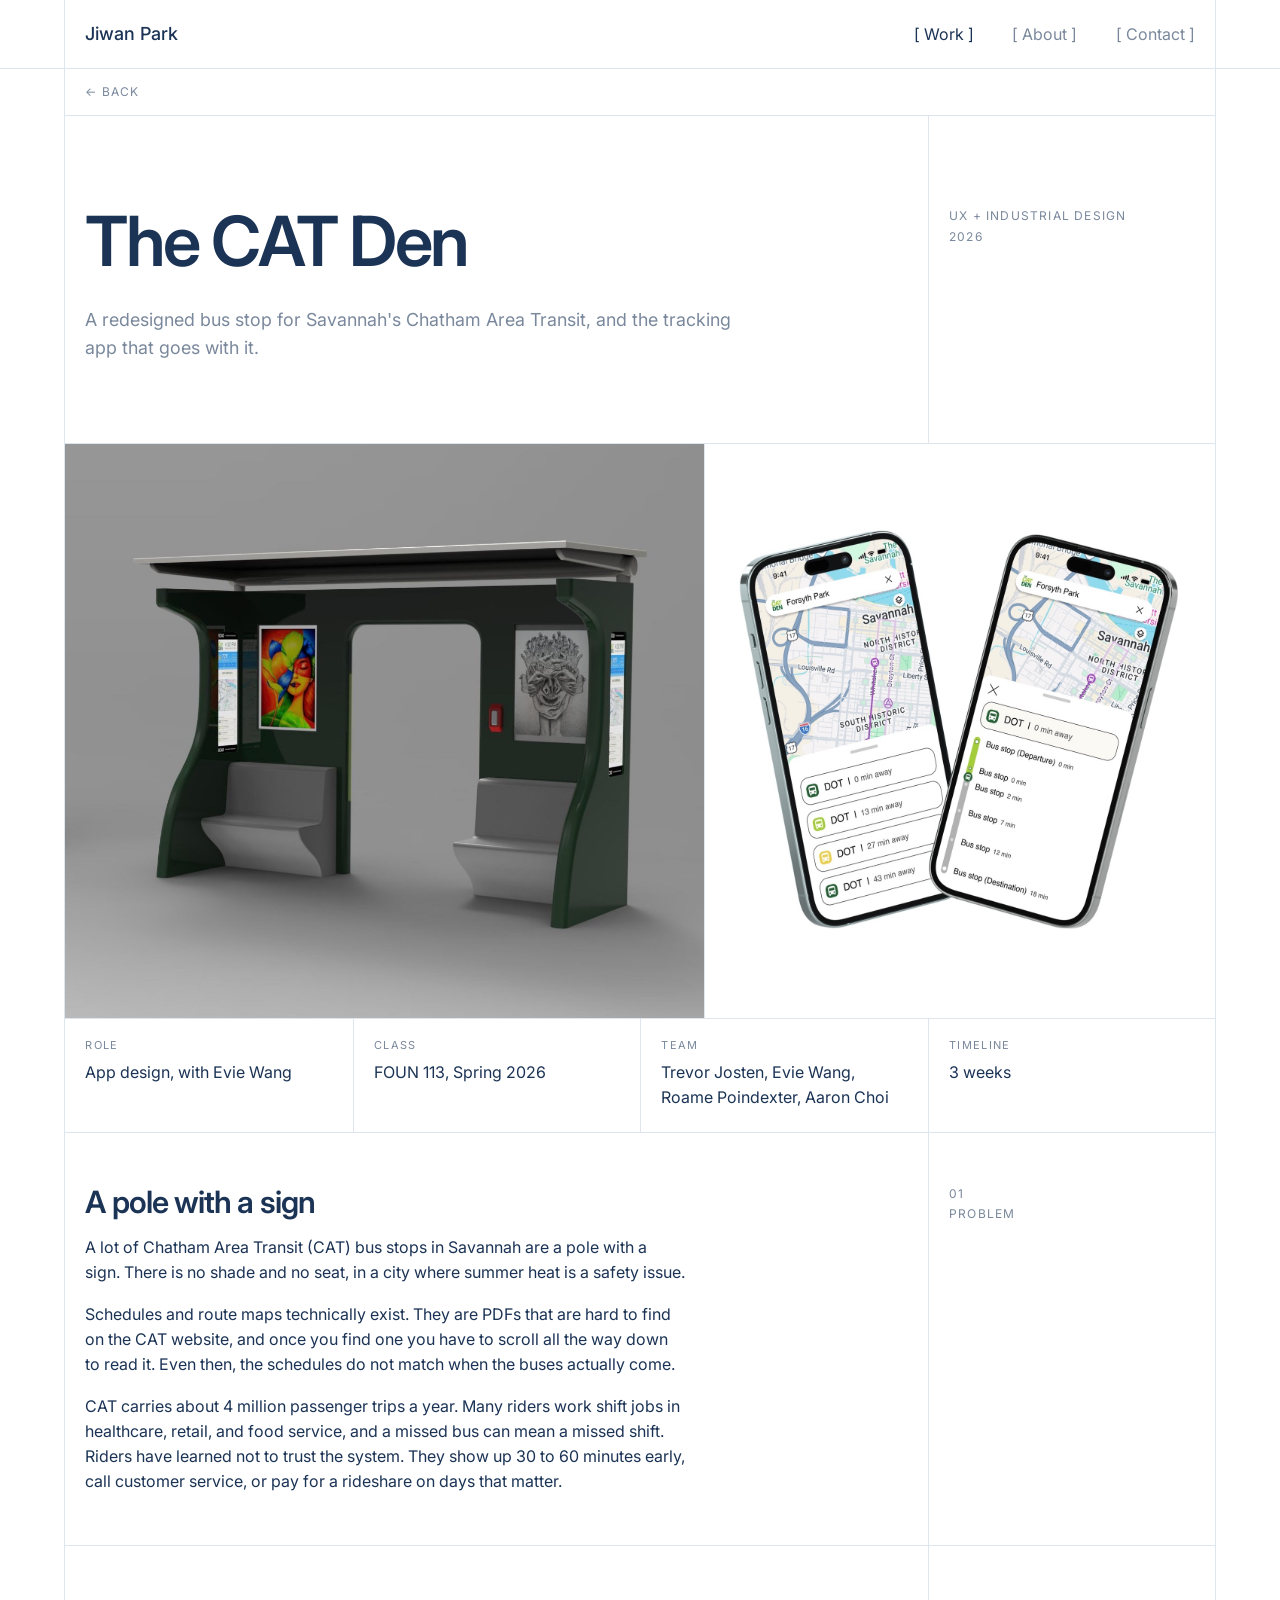
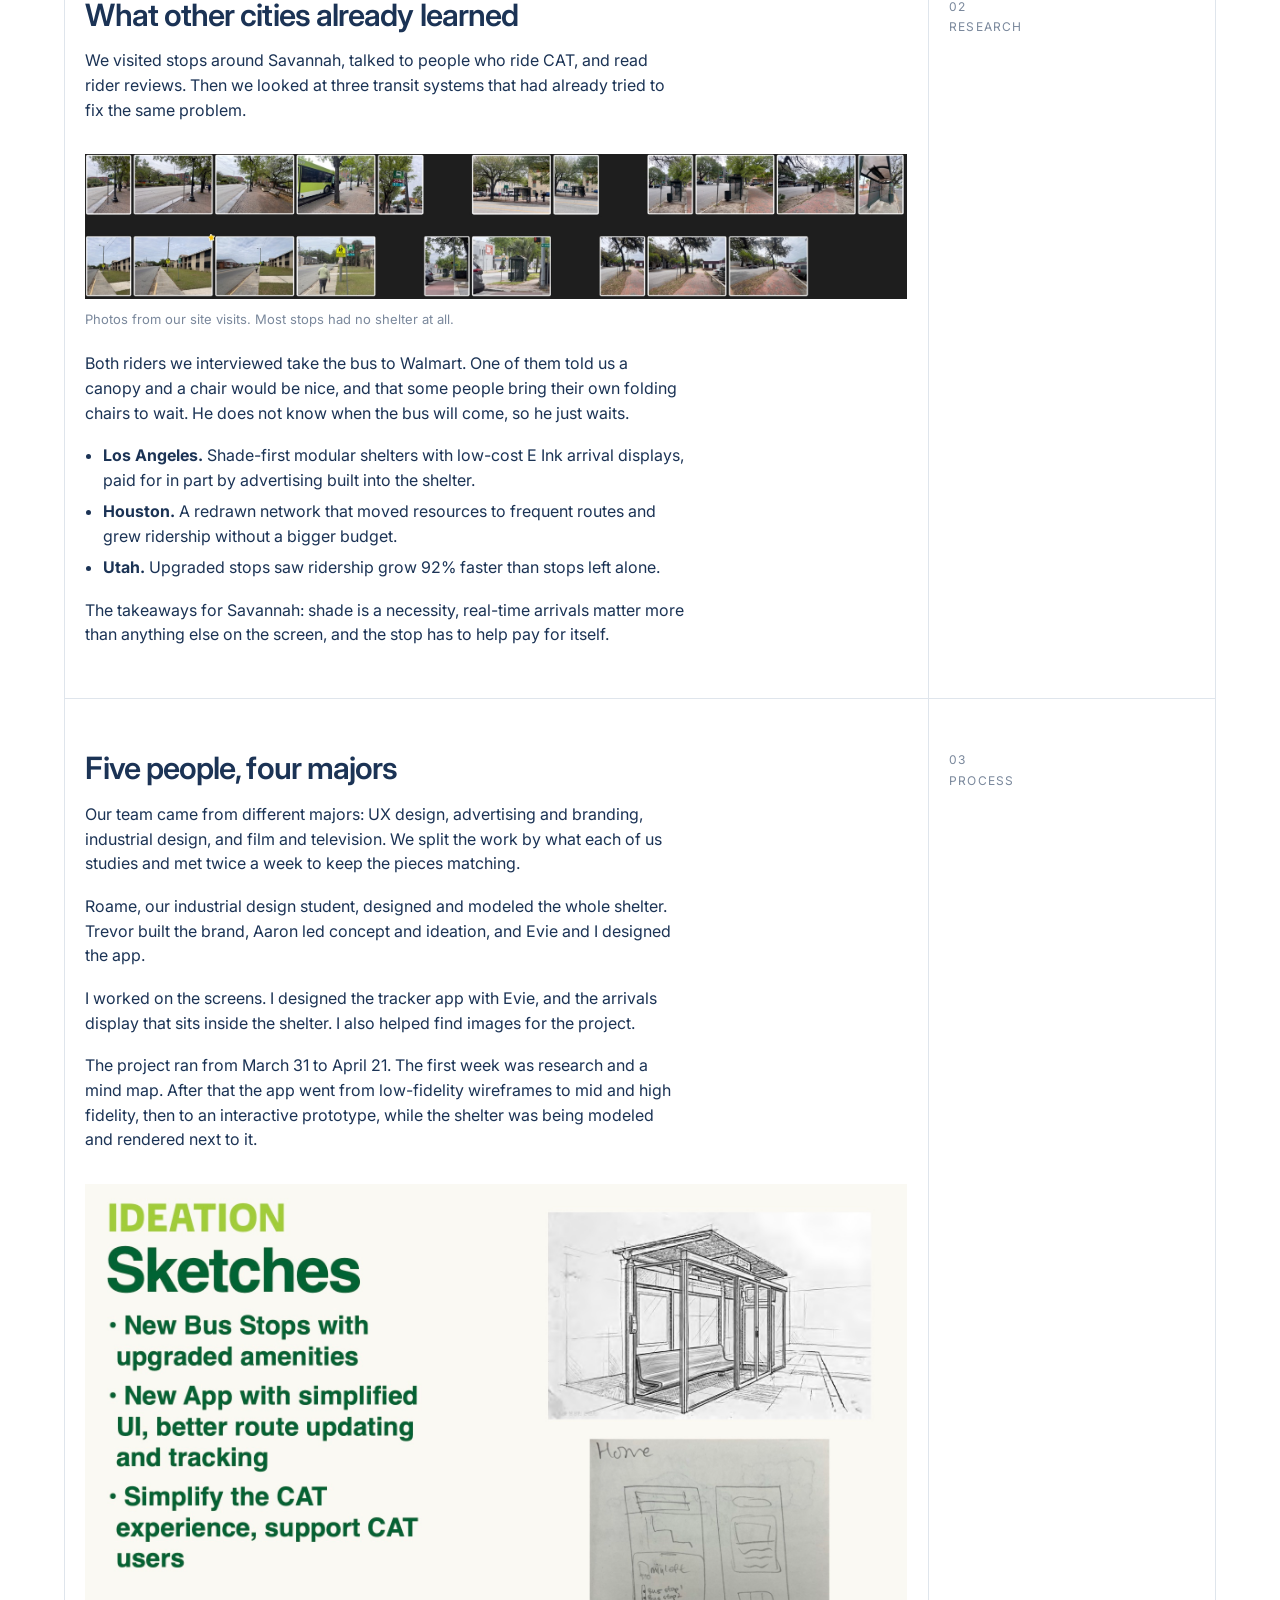
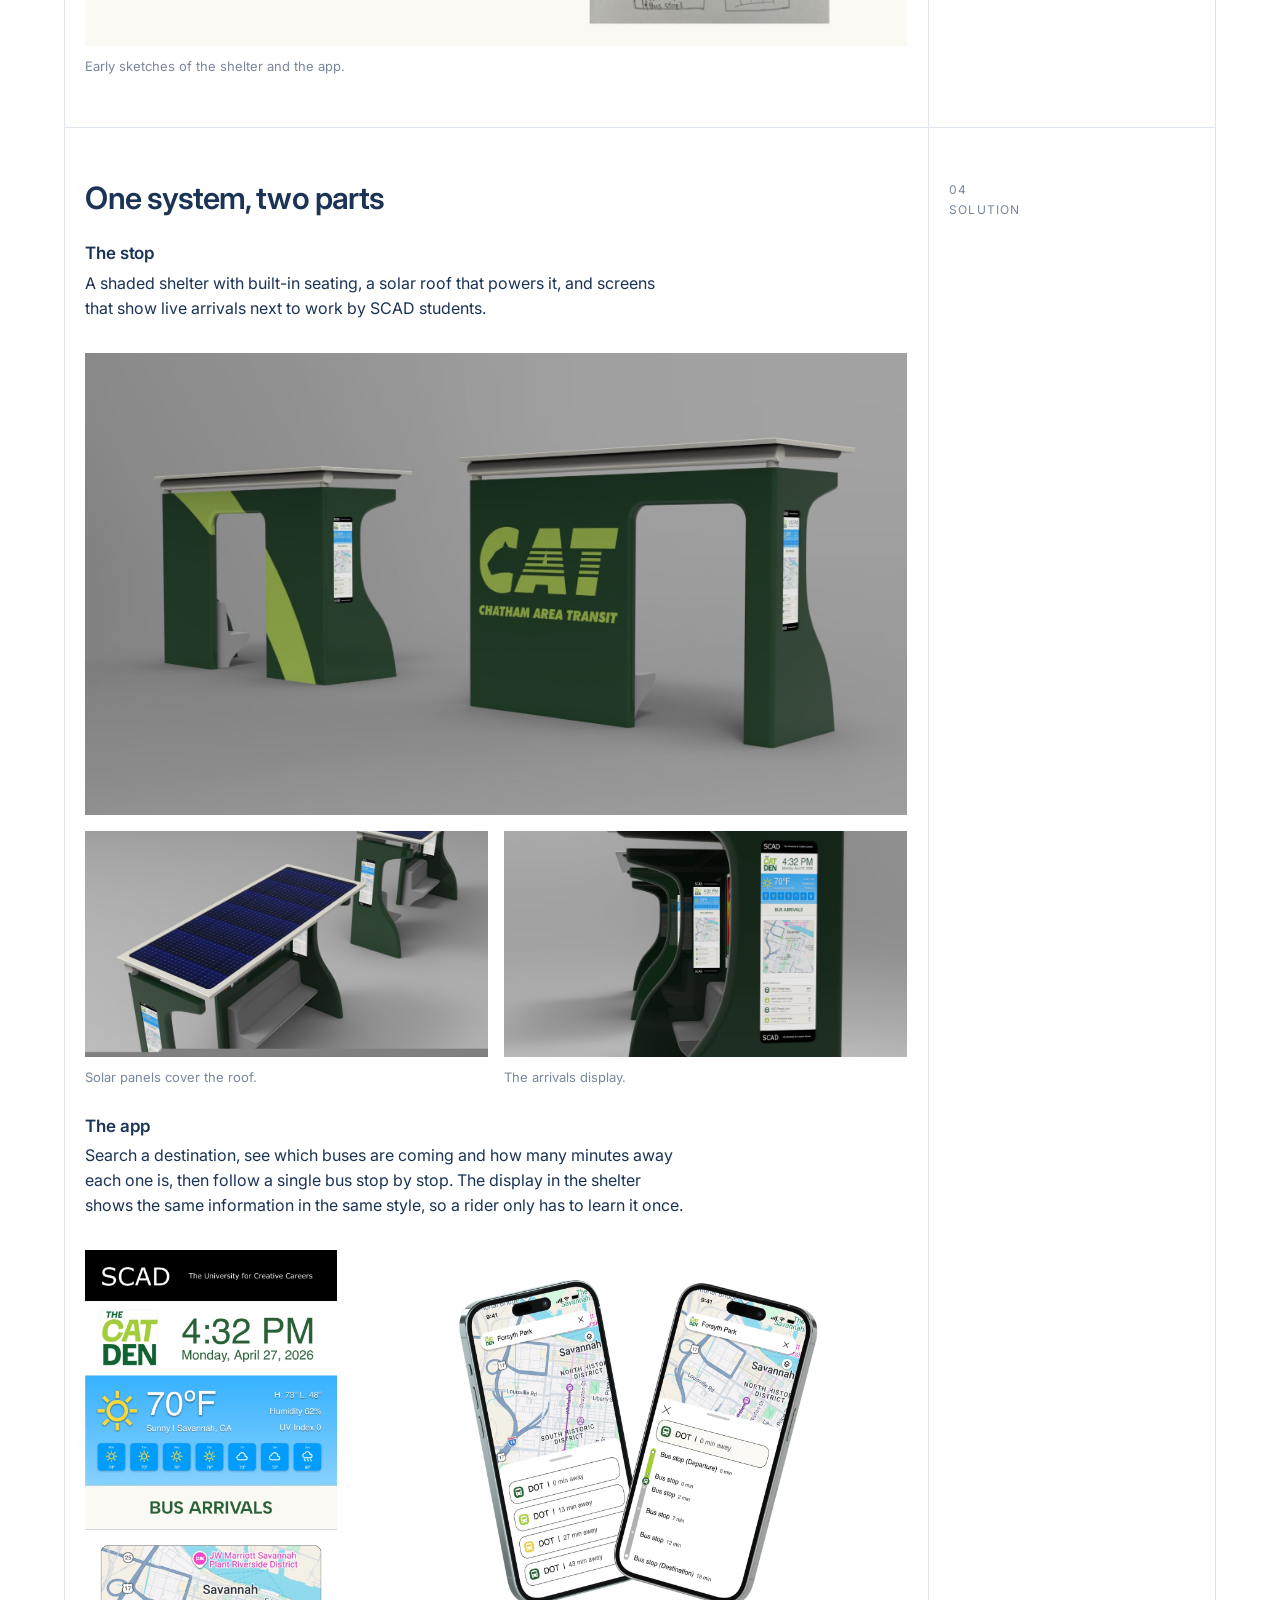
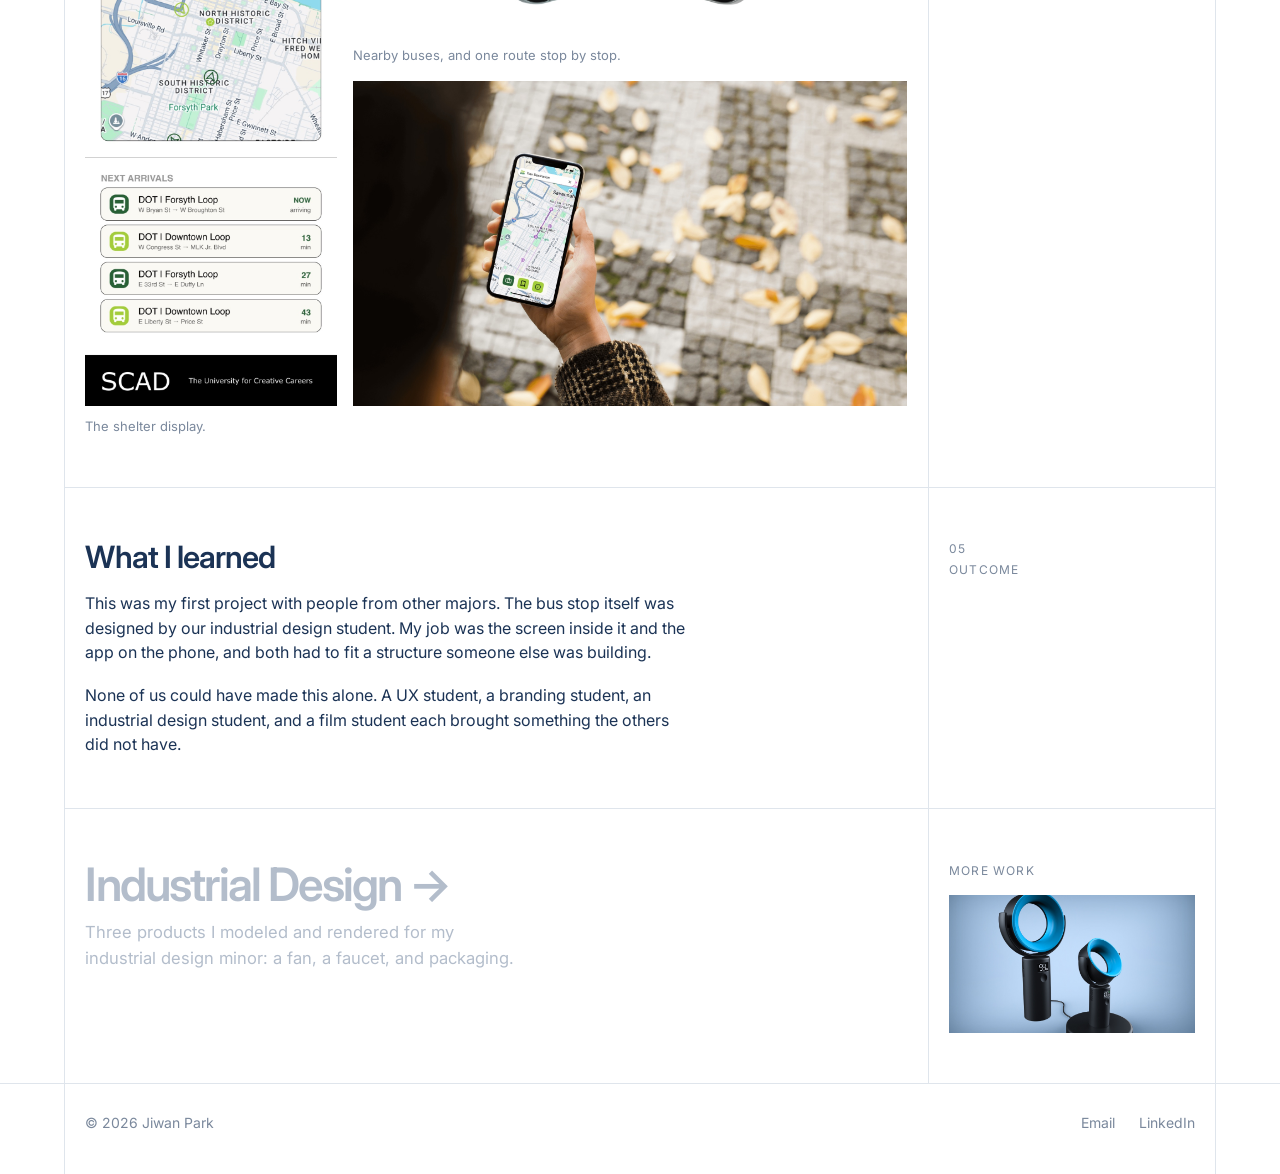
<file: work/cat-den.html>
<!doctype html>
<html lang="en">
<head>
  <meta charset="utf-8">
  <meta name="viewport" content="width=device-width, initial-scale=1">
  <title>The CAT Den | Jiwan Park</title>
  <meta name="description" content="A redesigned bus stop for Savannah and the tracking app that goes with it.">
  <link rel="stylesheet" href="../styles.css?v=63">
  <script type="speculationrules">{"prerender":[{"where":{"href_matches":"/*"},"eagerness":"moderate"}]}</script>
</head>
<body>
  <header class="site-header">
    <div class="wrap"><div class="frame">
      <a class="name" href="../">Jiwan Park</a>
      <nav>
        <a href="../" aria-current="page">Work</a>
        <a href="../about">About</a>
        <a href="../contact">Contact</a>
      </nav>
    </div></div>
  </header>

  <main class="wrap"><div class="frame">
    <a class="back row" href="../#p4">← Back</a>
    <section class="hero cols row lead">
      <div class="side cell label">UX + Industrial design <br>2026</div>
      <div class="main cell">
        <h1 class="display">The CAT Den</h1>
        <p class="lede">A redesigned bus stop for Savannah's Chatham Area Transit, and the tracking app that goes with it.</p>
      </div>
    </section>

    <div class="duo hero-image row"><img src="../assets/catden/hero-duo.jpg" alt="Render of a green CAT Den bus shelter with seating and display screens"><img src="../assets/catden/app-duo.jpg" alt="Two phones showing the CAT Den bus tracking app"></div>

    <dl class="facts cols row">
      <div><dt>Role</dt><dd>App design, with Evie Wang</dd></div>
      <div><dt>Class</dt><dd>FOUN 113, Spring 2026</dd></div>
      <div><dt>Team</dt><dd>Trevor Josten, Evie Wang, Roame Poindexter, Aaron Choi</dd></div>
      <div><dt>Timeline</dt><dd>3 weeks</dd></div>
    </dl>

    <section class="cols row lead">
      <div class="side cell label">01 <br>Problem</div>
      <div class="main cell prose">
        <h2>A pole with a sign</h2>
        <p>A lot of Chatham Area Transit (CAT) bus stops in Savannah are a pole with a sign. There is no shade and no seat, in a city where summer heat is a safety issue.</p>
        <p>Schedules and route maps technically exist. They are PDFs that are hard to find on the CAT website, and once you find one you have to scroll all the way down to read it. Even then, the schedules do not match when the buses actually come.</p>
        <p>CAT carries about 4 million passenger trips a year. Many riders work shift jobs in healthcare, retail, and food service, and a missed bus can mean a missed shift. Riders have learned not to trust the system. They show up 30 to 60 minutes early, call customer service, or pay for a rideshare on days that matter.</p>
      </div>
    </section>

    <section class="cols row lead">
      <div class="side cell label">02 <br>Research</div>
      <div class="main cell prose">
        <h2>What other cities already learned</h2>
        <p>We visited stops around Savannah, talked to people who ride CAT, and read rider reviews. Then we looked at three transit systems that had already tried to fix the same problem.</p>
        <div class="figures">
          <figure class="full"><img src="../assets/catden/site-visits.jpg" alt="Grid of photos from visits to bus stops around Savannah, most of them a sign on a pole beside the sidewalk" loading="lazy"><figcaption>Photos from our site visits. Most stops had no shelter at all.</figcaption></figure>
        </div>
        <p>Both riders we interviewed take the bus to Walmart. One of them told us a canopy and a chair would be nice, and that some people bring their own folding chairs to wait. He does not know when the bus will come, so he just waits.</p>
        <ul>
          <li><strong>Los Angeles.</strong> Shade-first modular shelters with low-cost E Ink arrival displays, paid for in part by advertising built into the shelter.</li>
          <li><strong>Houston.</strong> A redrawn network that moved resources to frequent routes and grew ridership without a bigger budget.</li>
          <li><strong>Utah.</strong> Upgraded stops saw ridership grow 92% faster than stops left alone.</li>
        </ul>
        <p>The takeaways for Savannah: shade is a necessity, real-time arrivals matter more than anything else on the screen, and the stop has to help pay for itself.</p>
      </div>
    </section>

    <section class="cols row lead">
      <div class="side cell label">03 <br>Process</div>
      <div class="main cell prose">
        <h2>Five people, four majors</h2>
        <p>Our team came from different majors: UX design, advertising and branding, industrial design, and film and television. We split the work by what each of us studies and met twice a week to keep the pieces matching.</p>
        <p>Roame, our industrial design student, designed and modeled the whole shelter. Trevor built the brand, Aaron led concept and ideation, and Evie and I designed the app.</p>
        <p>I worked on the screens. I designed the tracker app with Evie, and the arrivals display that sits inside the shelter. I also helped find images for the project.</p>
        <p>The project ran from March 31 to April 21. The first week was research and a mind map. After that the app went from low-fidelity wireframes to mid and high fidelity, then to an interactive prototype, while the shelter was being modeled and rendered next to it.</p>
        <div class="figures">
          <figure class="full"><img src="../assets/catden/process-p13.jpg" alt="Pencil sketch of a bus shelter and an early wireframe of the app" loading="lazy"><figcaption>Early sketches of the shelter and the app.</figcaption></figure>
        </div>
      </div>
    </section>

    <section class="cols row lead">
      <div class="side cell label">04 <br>Solution</div>
      <div class="main cell prose">
        <h2>One system, two parts</h2>
        <h3>The stop</h3>
        <p>A shaded shelter with built-in seating, a solar roof that powers it, and screens that show live arrivals next to work by SCAD students.</p>
        <div class="figures">
          <figure class="full"><img src="../assets/catden/back.jpg" alt="Back view of the shelters with CAT branding" loading="lazy"></figure>
          <figure><img src="../assets/catden/solar.jpg" alt="Top view of the shelter showing the solar panel roof" loading="lazy"><figcaption>Solar panels cover the roof.</figcaption></figure>
          <figure><img src="../assets/catden/screen.jpg" alt="Close view of the arrivals display built into the shelter" loading="lazy"><figcaption>The arrivals display.</figcaption></figure>
        </div>
        <h3>The app</h3>
        <p>Search a destination, see which buses are coming and how many minutes away each one is, then follow a single bus stop by stop. The display in the shelter shows the same information in the same style, so a rider only has to learn it once.</p>
        <div class="figures tall-left">
          <figure class="tall"><img src="../assets/catden/display.jpg" alt="Full layout of the shelter display with time, weather, map, and arrivals" loading="lazy"><figcaption>The shelter display.</figcaption></figure>
          <figure><img src="../assets/catden/app.jpg" alt="Two phones showing nearby buses and a stop-by-stop route" loading="lazy"><figcaption>Nearby buses, and one route stop by stop.</figcaption></figure>
          <figure><img src="../assets/catden/in-hand.jpg" alt="A person holding a phone with the CAT Den map open" loading="lazy"><figcaption aria-hidden="true">&nbsp;</figcaption></figure>
        </div>
      </div>
    </section>

    <section class="cols row lead">
      <div class="side cell label">05 <br>Outcome</div>
      <div class="main cell prose">
        <h2>What I learned</h2>
        <p>This was my first project with people from other majors. The bus stop itself was designed by our industrial design student. My job was the screen inside it and the app on the phone, and both had to fit a structure someone else was building.</p>
        <p>None of us could have made this alone. A UX student, a branding student, an industrial design student, and a film student each brought something the others did not have.</p>
      </div>
    </section>

    <a class="next cols lead" href="../industrial-design">
      <div class="side cell"><span class="label">More work</span><img class="next-thumb" src="../assets/id/fan-1.jpg" alt="Two black and blue bladeless fans, one on its round charging base" loading="lazy"></div>
      <div class="main cell"><div class="display">Industrial Design →</div><p class="next-desc">Three products I modeled and rendered for my industrial design minor: a fan, a faucet, and packaging.</p></div>
    </a>
  </div></main>

  <footer class="site-footer">
    <div class="wrap"><div class="frame">
      <span>© 2026 Jiwan Park</span>
      <nav>
        <a href="mailto:jiwanpark0212@gmail.com">Email</a>
        <a href="https://www.linkedin.com/in/jiwan-park" target="_blank" rel="noopener noreferrer">LinkedIn</a>
      </nav>
    </div></div>
  </footer>
  <script>
    // Back returns to wherever the visitor came from on this site; otherwise to the project list
    document.querySelector(".back").addEventListener("click", (e) => {
      if (document.referrer && new URL(document.referrer).origin === location.origin && history.length > 1) {
        e.preventDefault();
        history.back();
      }
    });
  </script>
  <script src="../site.js?v=12"></script>
</body>
</html>
</file>
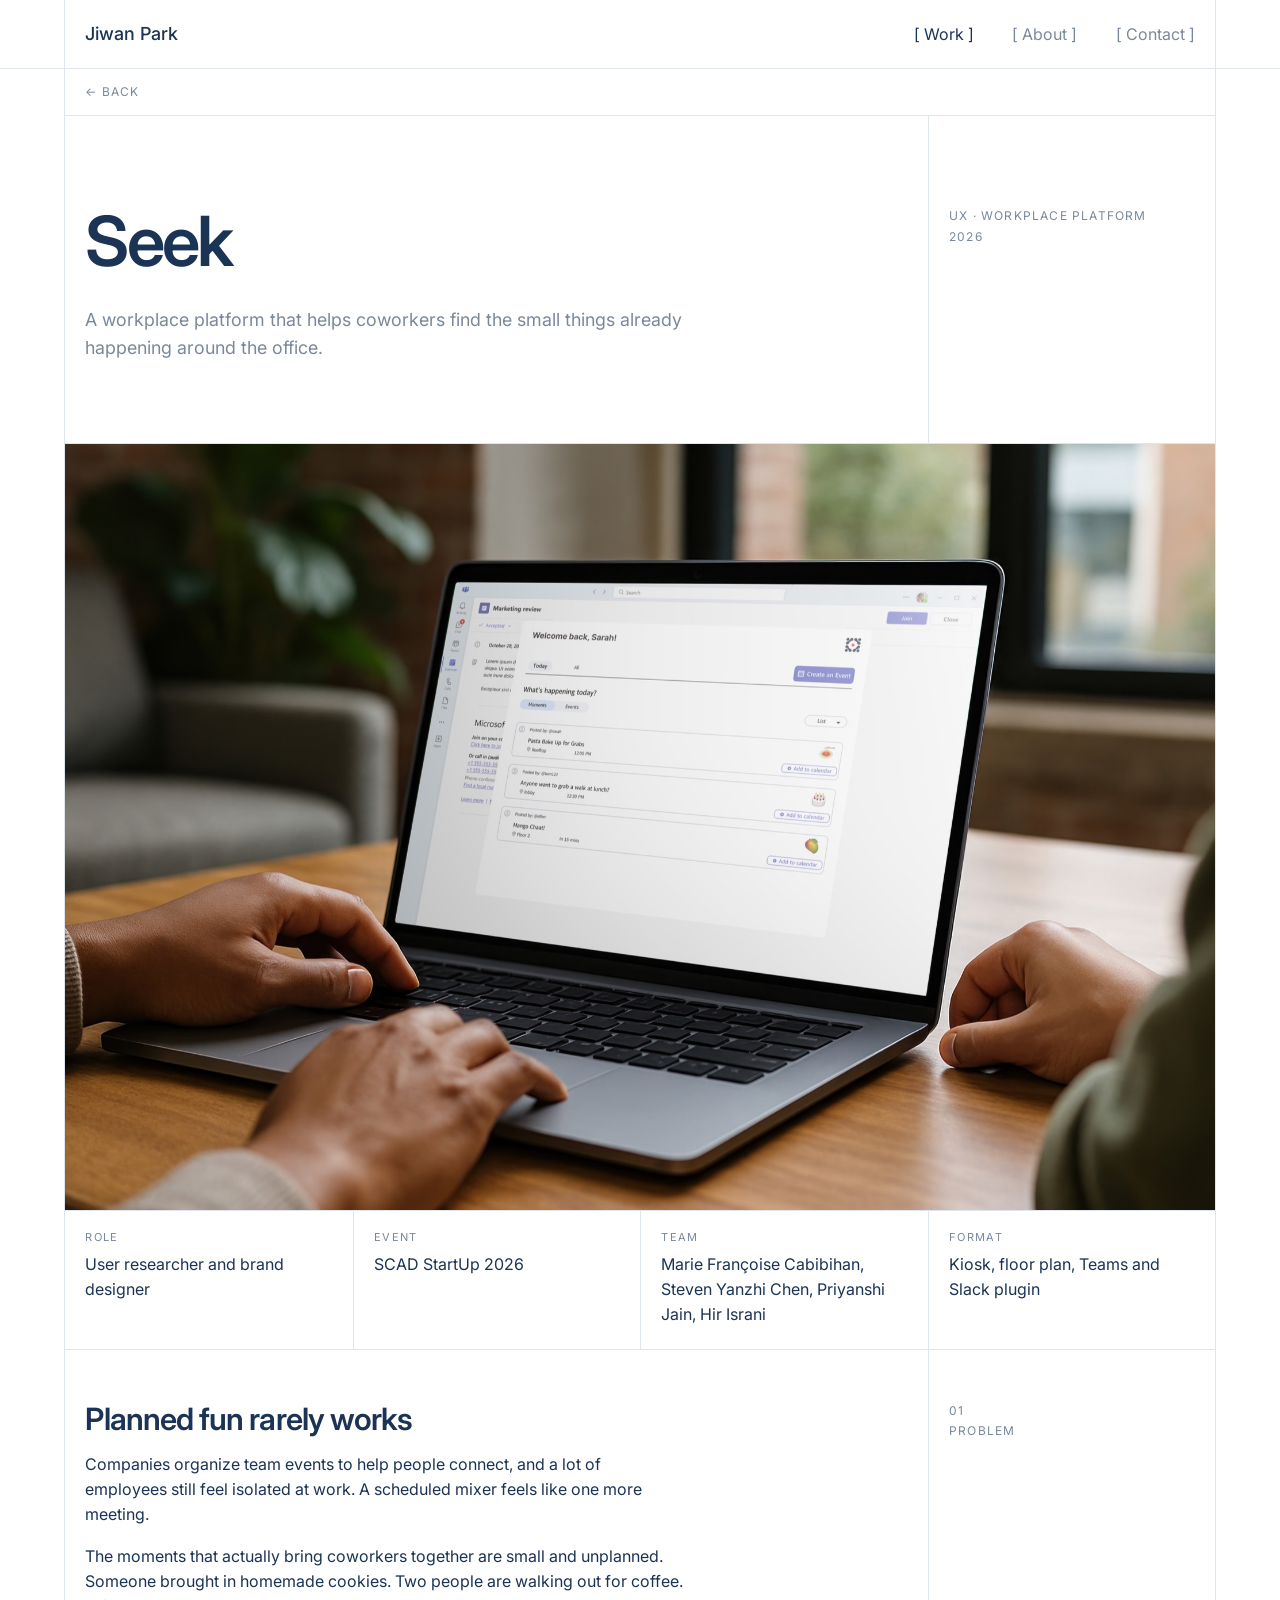
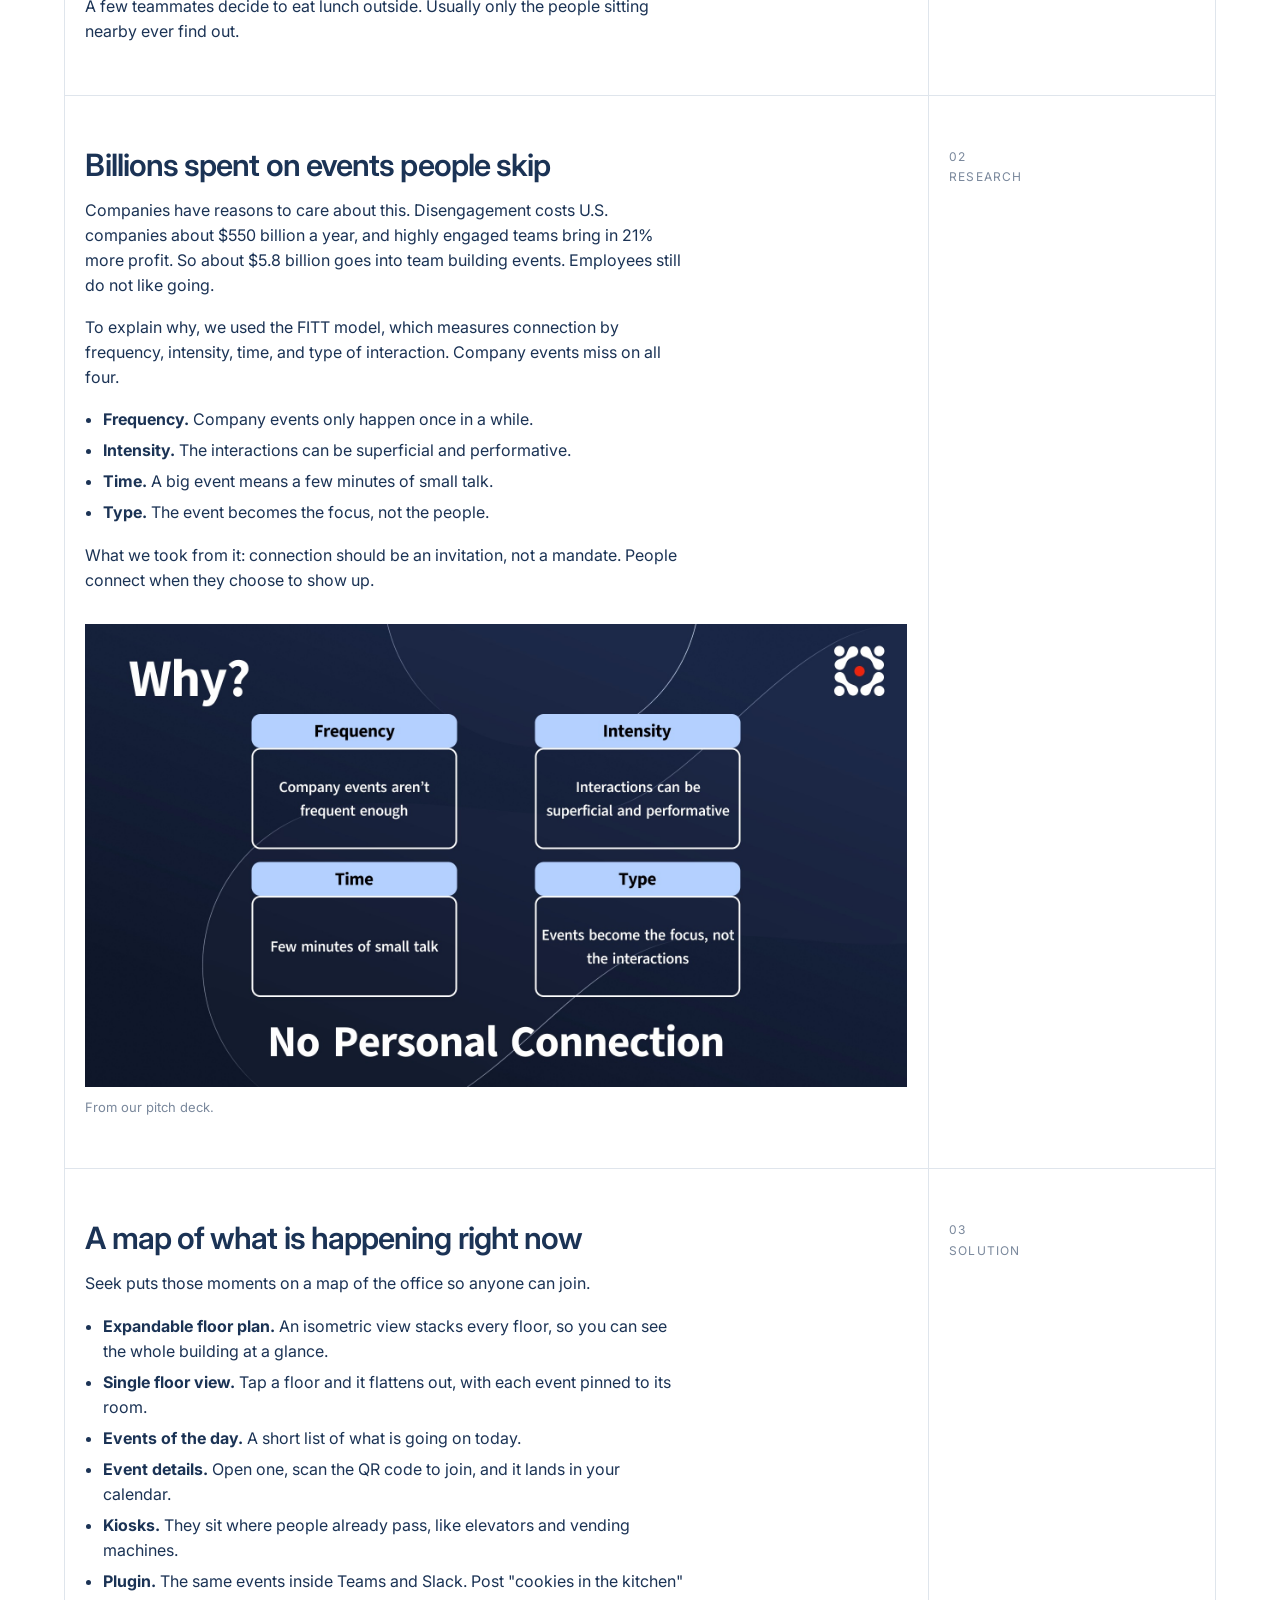
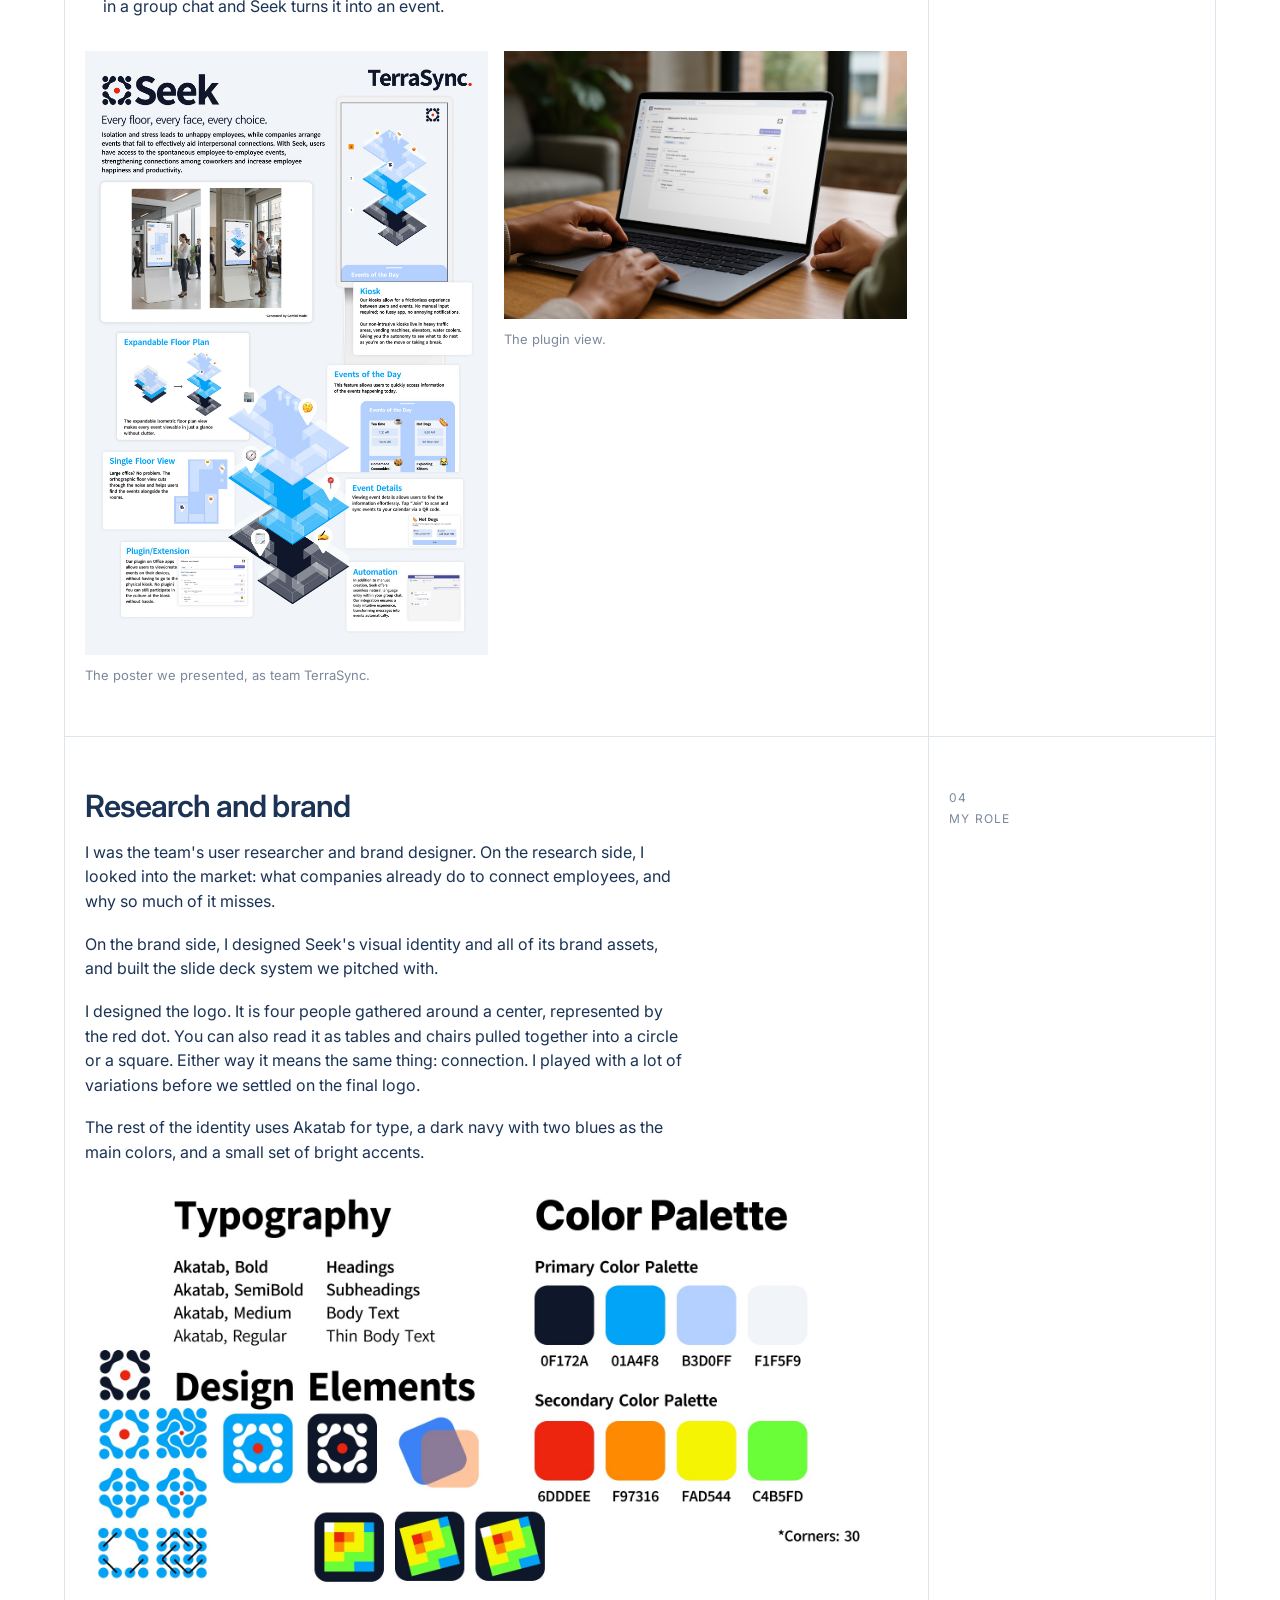
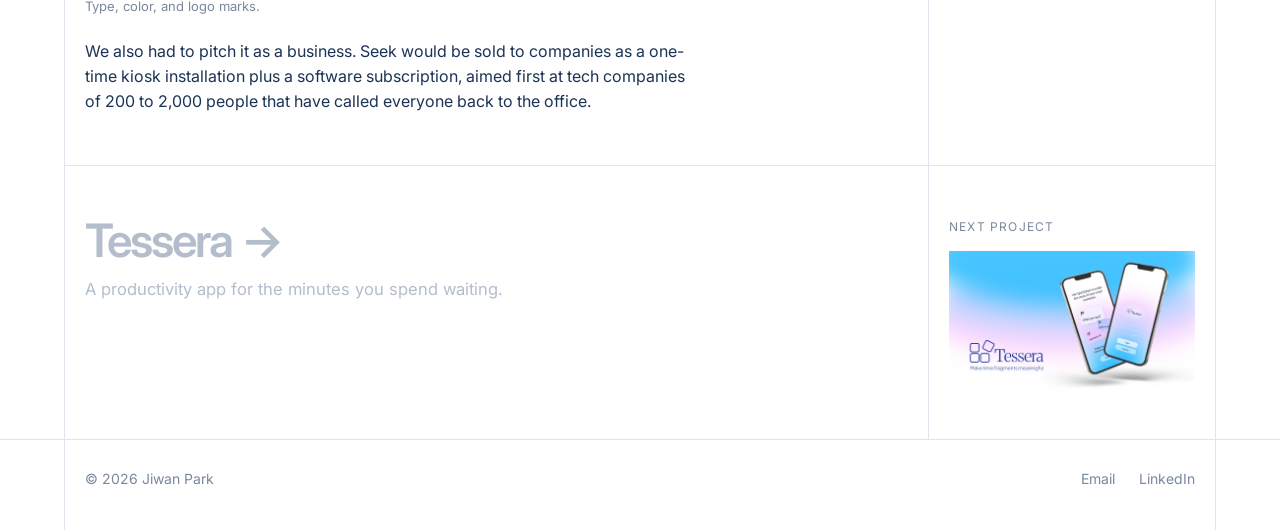
<file: work/seek.html>
<!doctype html>
<html lang="en">
<head>
  <meta charset="utf-8">
  <meta name="viewport" content="width=device-width, initial-scale=1">
  <title>Seek | Jiwan Park</title>
  <meta name="description" content="A workplace platform that helps coworkers find the small things already happening around the office.">
  <link rel="stylesheet" href="../styles.css?v=63">
  <script type="speculationrules">{"prerender":[{"where":{"href_matches":"/*"},"eagerness":"moderate"}]}</script>
</head>
<body>
  <header class="site-header">
    <div class="wrap"><div class="frame">
      <a class="name" href="../">Jiwan Park</a>
      <nav>
        <a href="../" aria-current="page">Work</a>
        <a href="../about">About</a>
        <a href="../contact">Contact</a>
      </nav>
    </div></div>
  </header>

  <main class="wrap"><div class="frame">
    <a class="back row" href="../#p2">← Back</a>
    <section class="hero cols row lead">
      <div class="side cell label">UX · Workplace platform <br>2026</div>
      <div class="main cell">
        <h1 class="display">Seek</h1>
        <p class="lede">A workplace platform that helps coworkers find the small things already happening around the office.</p>
      </div>
    </section>

    <img class="hero-image row" src="../assets/seek/hero.jpg" alt="Seek plugin open on a laptop">

    <dl class="facts cols row">
      <div><dt>Role</dt><dd>User researcher and brand designer</dd></div>
      <div><dt>Event</dt><dd>SCAD StartUp 2026</dd></div>
      <div><dt>Team</dt><dd>Marie Françoise Cabibihan, Steven Yanzhi Chen, Priyanshi Jain, Hir Israni</dd></div>
      <div><dt>Format</dt><dd>Kiosk, floor plan, Teams and Slack plugin</dd></div>
    </dl>

    <section class="cols row lead">
      <div class="side cell label">01 <br>Problem</div>
      <div class="main cell prose">
        <h2>Planned fun rarely works</h2>
        <p>Companies organize team events to help people connect, and a lot of employees still feel isolated at work. A scheduled mixer feels like one more meeting.</p>
        <p>The moments that actually bring coworkers together are small and unplanned. Someone brought in homemade cookies. Two people are walking out for coffee. A few teammates decide to eat lunch outside. Usually only the people sitting nearby ever find out.</p>
      </div>
    </section>

    <section class="cols row lead">
      <div class="side cell label">02 <br>Research</div>
      <div class="main cell prose">
        <h2>Billions spent on events people skip</h2>
        <p>Companies have reasons to care about this. Disengagement costs U.S. companies about $550 billion a year, and highly engaged teams bring in 21% more profit. So about $5.8 billion goes into team building events. Employees still do not like going.</p>
        <p>To explain why, we used the FITT model, which measures connection by frequency, intensity, time, and type of interaction. Company events miss on all four.</p>
        <ul>
          <li><strong>Frequency.</strong> Company events only happen once in a while.</li>
          <li><strong>Intensity.</strong> The interactions can be superficial and performative.</li>
          <li><strong>Time.</strong> A big event means a few minutes of small talk.</li>
          <li><strong>Type.</strong> The event becomes the focus, not the people.</li>
        </ul>
        <p>What we took from it: connection should be an invitation, not a mandate. People connect when they choose to show up.</p>
        <div class="figures">
          <figure class="full"><img src="../assets/seek/why.jpg" alt="Slide titled Why, with four boxes for frequency, intensity, time, and type, and the line No Personal Connection" loading="lazy"><figcaption>From our pitch deck.</figcaption></figure>
        </div>
      </div>
    </section>

    <section class="cols row lead">
      <div class="side cell label">03 <br>Solution</div>
      <div class="main cell prose">
        <h2>A map of what is happening right now</h2>
        <p>Seek puts those moments on a map of the office so anyone can join.</p>
        <ul>
          <li><strong>Expandable floor plan.</strong> An isometric view stacks every floor, so you can see the whole building at a glance.</li>
          <li><strong>Single floor view.</strong> Tap a floor and it flattens out, with each event pinned to its room.</li>
          <li><strong>Events of the day.</strong> A short list of what is going on today.</li>
          <li><strong>Event details.</strong> Open one, scan the QR code to join, and it lands in your calendar.</li>
          <li><strong>Kiosks.</strong> They sit where people already pass, like elevators and vending machines.</li>
          <li><strong>Plugin.</strong> The same events inside Teams and Slack. Post "cookies in the kitchen" in a group chat and Seek turns it into an event.</li>
        </ul>
        <div class="figures">
          <figure class="contain"><img src="../assets/seek/poster.jpg" alt="Seek poster showing the kiosk, the isometric floor plan, and each feature" loading="lazy"><figcaption>The poster we presented, as team TerraSync.</figcaption></figure>
          <figure><img src="../assets/seek/hero.jpg" alt="Seek plugin open on a laptop" loading="lazy"><figcaption>The plugin view.</figcaption></figure>
        </div>
      </div>
    </section>

    <section class="cols row lead">
      <div class="side cell label">04 <br>My role</div>
      <div class="main cell prose">
        <h2>Research and brand</h2>
        <p>I was the team's user researcher and brand designer. On the research side, I looked into the market: what companies already do to connect employees, and why so much of it misses.</p>
        <p>On the brand side, I designed Seek's visual identity and all of its brand assets, and built the slide deck system we pitched with.</p>
        <p>I designed the logo. It is four people gathered around a center, represented by the red dot. You can also read it as tables and chairs pulled together into a circle or a square. Either way it means the same thing: connection. I played with a lot of variations before we settled on the final logo.</p>
        <p>The rest of the identity uses Akatab for type, a dark navy with two blues as the main colors, and a small set of bright accents.</p>
        <div class="figures">
          <figure class="full"><img src="../assets/seek/brand.jpg" alt="Seek brand sheet with typography, logo marks, and the primary and secondary color palettes" loading="lazy"><figcaption>Type, color, and logo marks.</figcaption></figure>
        </div>
        <p>We also had to pitch it as a business. Seek would be sold to companies as a one-time kiosk installation plus a software subscription, aimed first at tech companies of 200 to 2,000 people that have called everyone back to the office.</p>
      </div>
    </section>

    <a class="next cols lead" href="tessera">
      <div class="side cell"><span class="label">Next project</span><img class="next-thumb" src="../assets/tessera/hero.jpg" alt="Tessera logo beside two phones" loading="lazy"></div>
      <div class="main cell"><div class="display">Tessera →</div><p class="next-desc">A productivity app for the minutes you spend waiting.</p></div>
    </a>
  </div></main>

  <footer class="site-footer">
    <div class="wrap"><div class="frame">
      <span>© 2026 Jiwan Park</span>
      <nav>
        <a href="mailto:jiwanpark0212@gmail.com">Email</a>
        <a href="https://www.linkedin.com/in/jiwan-park" target="_blank" rel="noopener noreferrer">LinkedIn</a>
      </nav>
    </div></div>
  </footer>
  <script>
    // Back returns to wherever the visitor came from on this site; otherwise to the project list
    document.querySelector(".back").addEventListener("click", (e) => {
      if (document.referrer && new URL(document.referrer).origin === location.origin && history.length > 1) {
        e.preventDefault();
        history.back();
      }
    });
  </script>
  <script src="../site.js?v=12"></script>
</body>
</html>
</file>
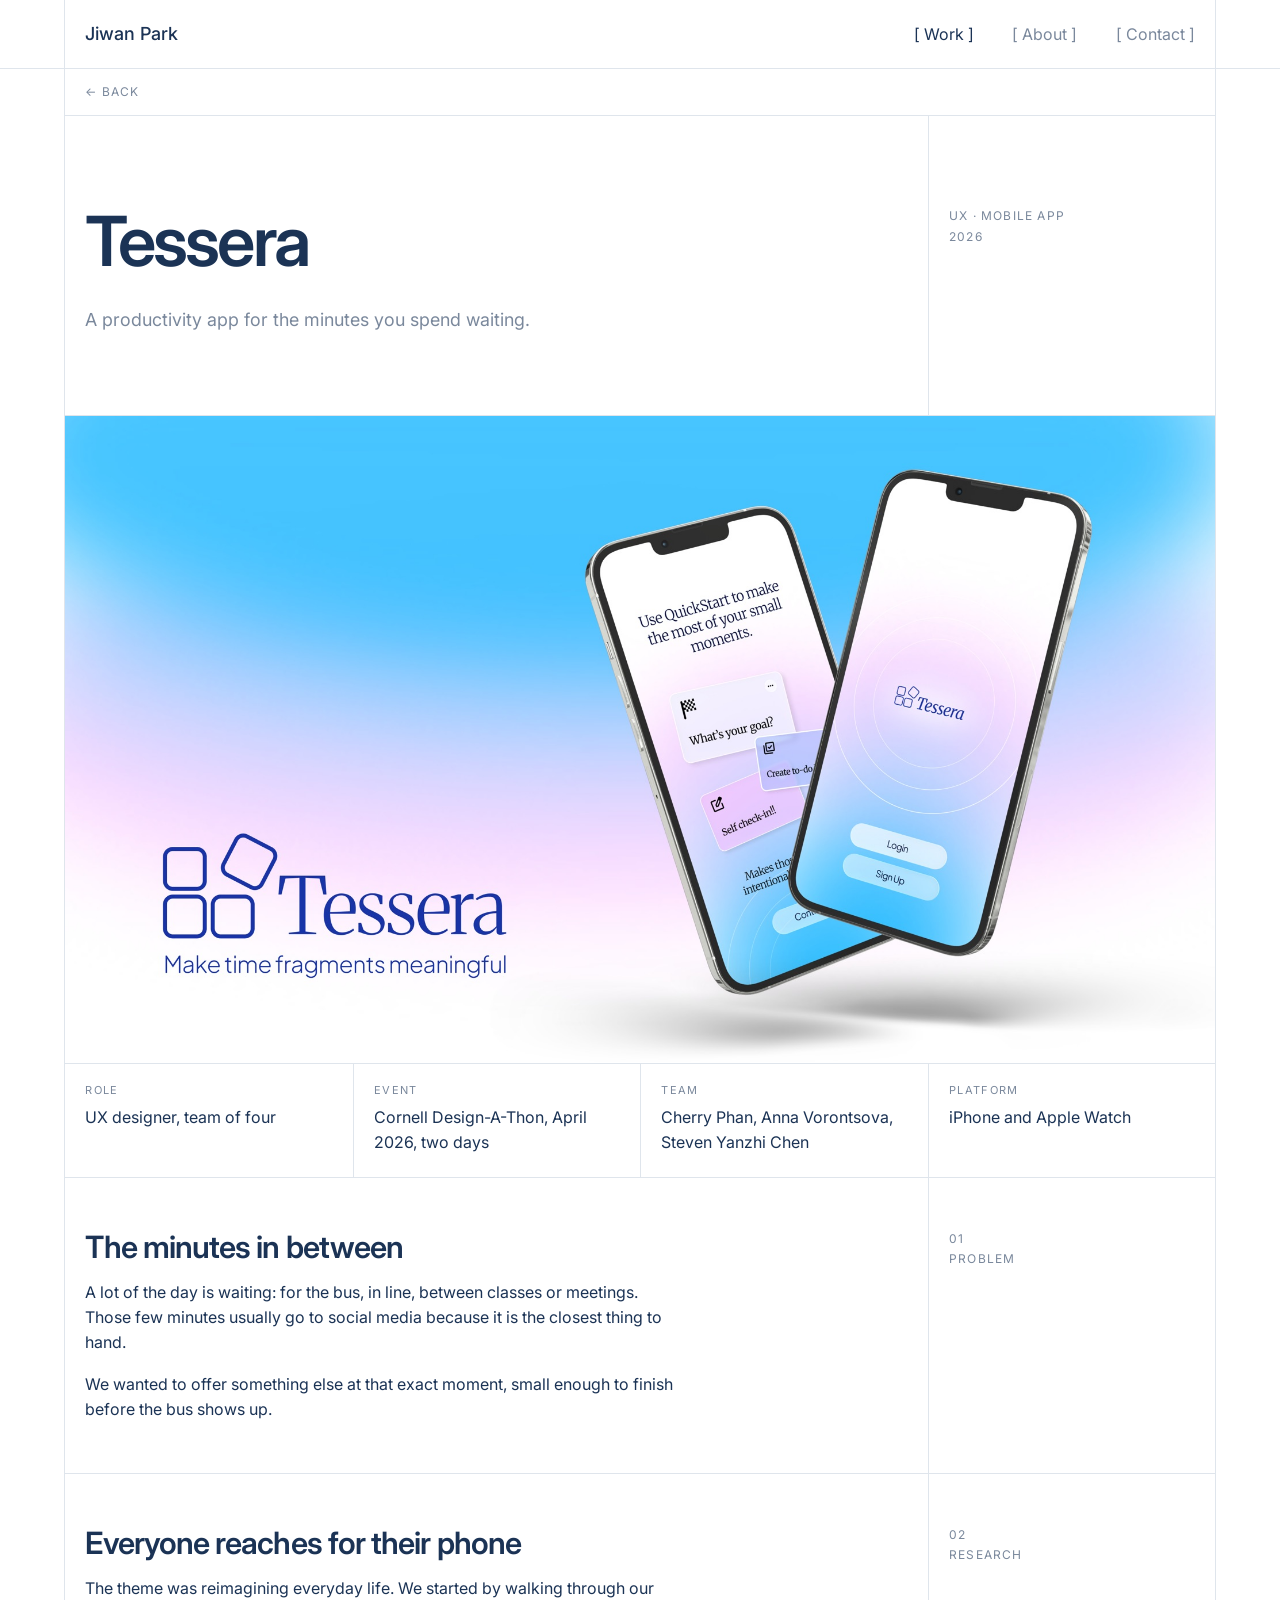
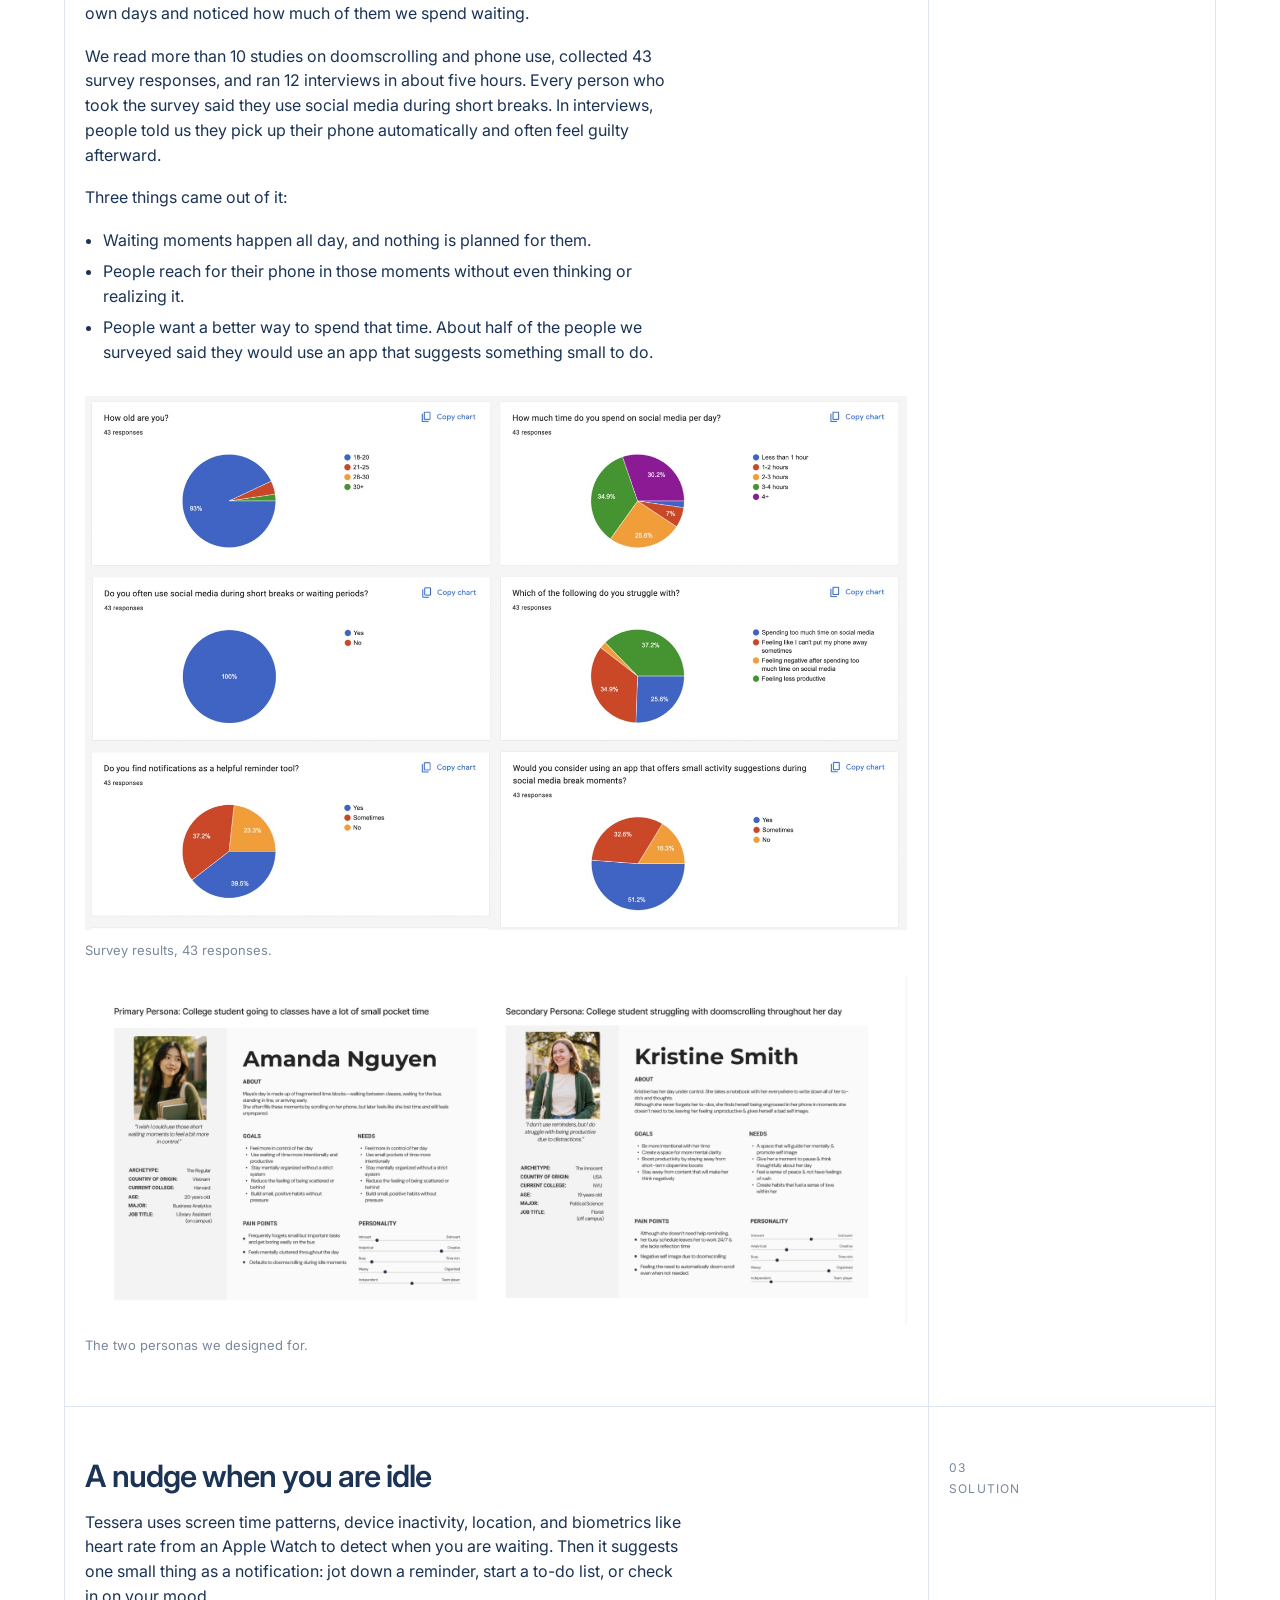
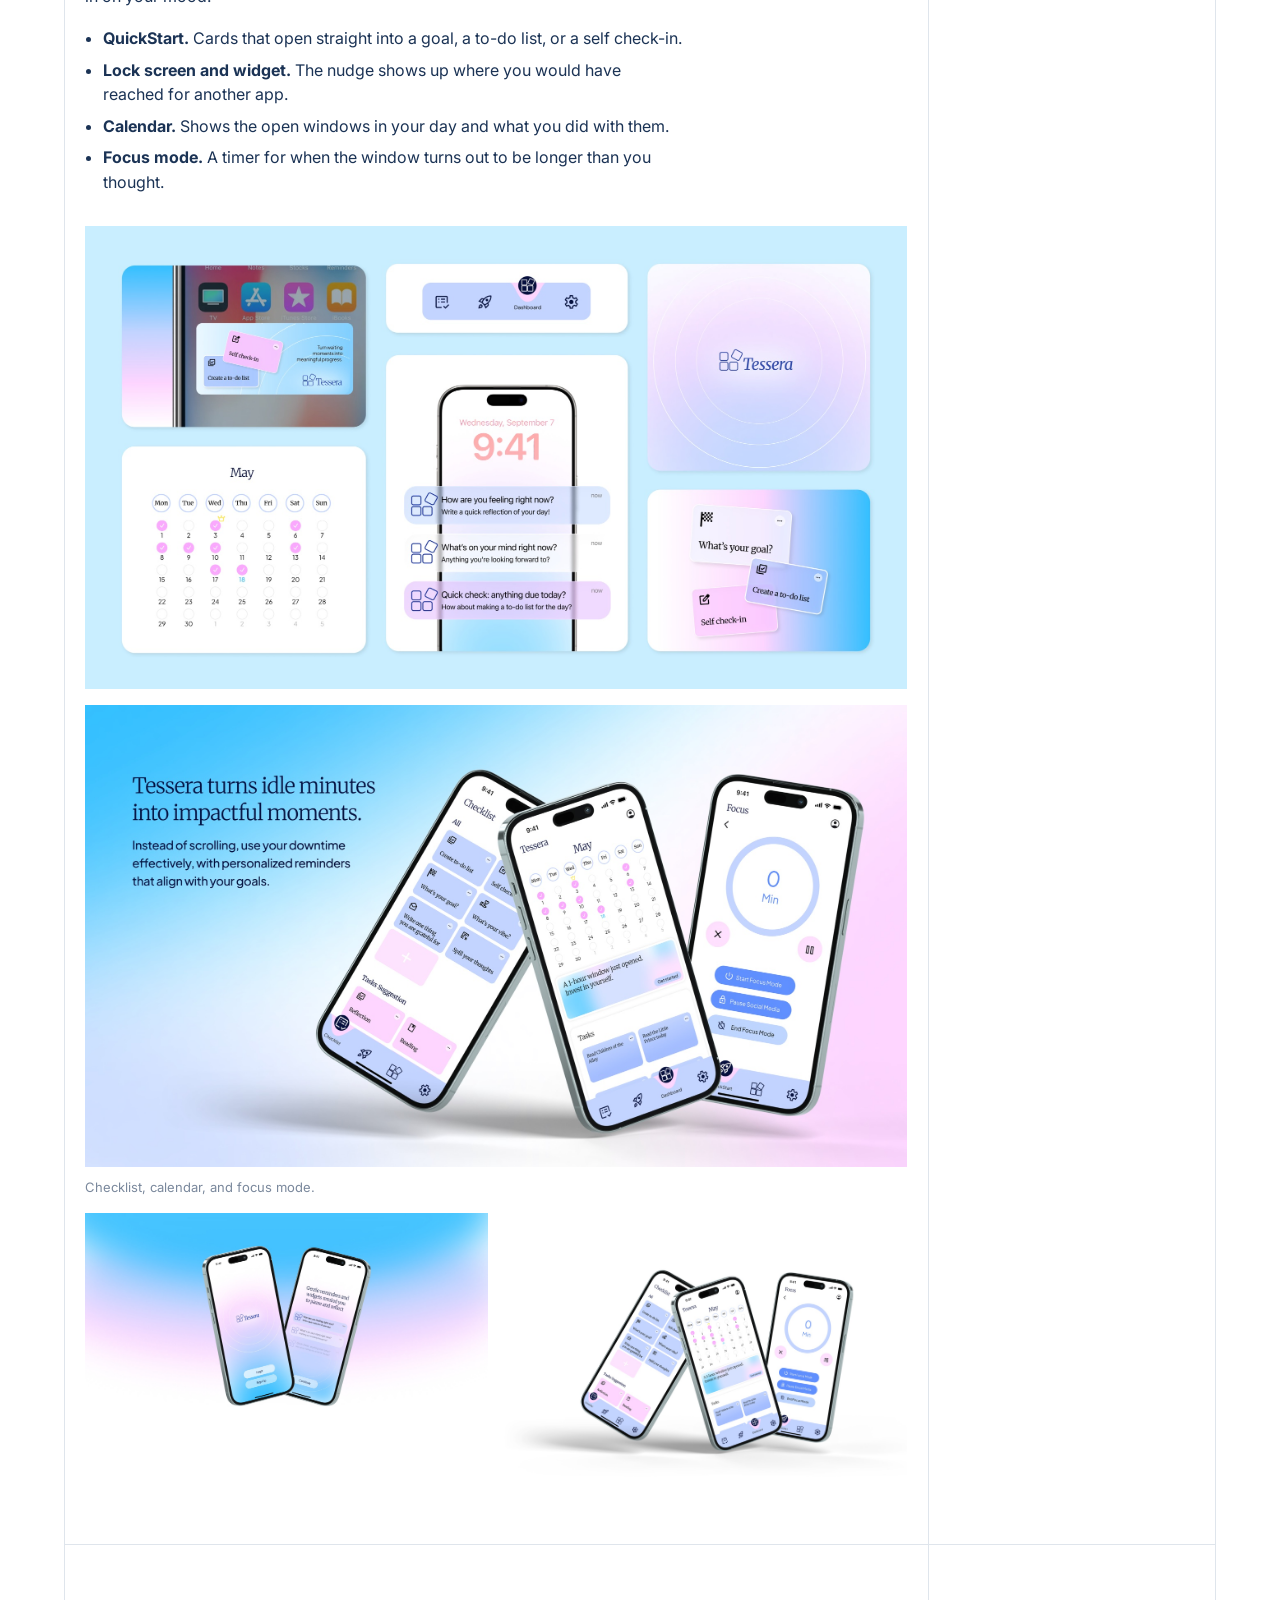
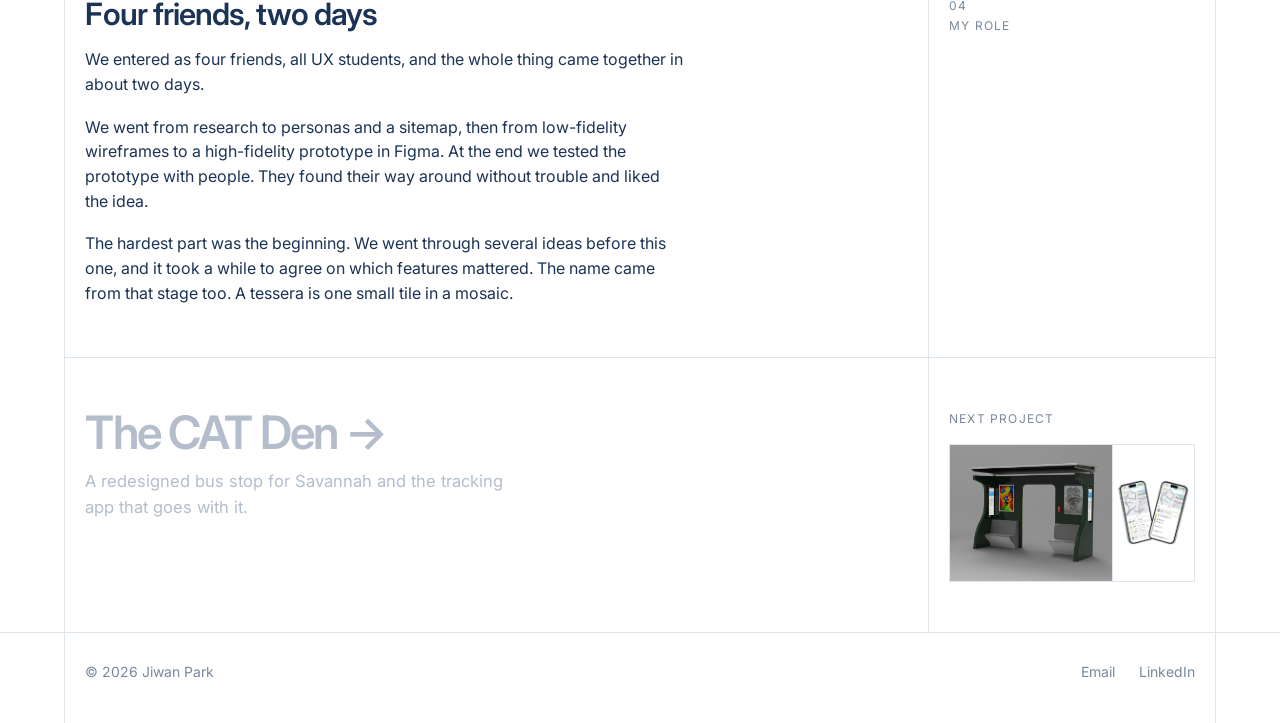
<file: work/tessera.html>
<!doctype html>
<html lang="en">
<head>
  <meta charset="utf-8">
  <meta name="viewport" content="width=device-width, initial-scale=1">
  <title>Tessera | Jiwan Park</title>
  <meta name="description" content="An app that notices when you are waiting around and suggests one small useful thing to do.">
  <link rel="stylesheet" href="../styles.css?v=63">
  <script type="speculationrules">{"prerender":[{"where":{"href_matches":"/*"},"eagerness":"moderate"}]}</script>
</head>
<body>
  <header class="site-header">
    <div class="wrap"><div class="frame">
      <a class="name" href="../">Jiwan Park</a>
      <nav>
        <a href="../" aria-current="page">Work</a>
        <a href="../about">About</a>
        <a href="../contact">Contact</a>
      </nav>
    </div></div>
  </header>

  <main class="wrap"><div class="frame">
    <a class="back row" href="../#p3">← Back</a>
    <section class="hero cols row lead">
      <div class="side cell label">UX · Mobile app <br>2026</div>
      <div class="main cell">
        <h1 class="display">Tessera</h1>
        <p class="lede">A productivity app for the minutes you spend waiting.</p>
      </div>
    </section>

    <img class="hero-image row" src="../assets/tessera/hero.jpg" alt="Tessera logo beside two phones showing onboarding screens">

    <dl class="facts cols row">
      <div><dt>Role</dt><dd>UX designer, team of four</dd></div>
      <div><dt>Event</dt><dd>Cornell Design-A-Thon, April 2026, two days</dd></div>
      <div><dt>Team</dt><dd>Cherry Phan, Anna Vorontsova, Steven Yanzhi Chen</dd></div>
      <div><dt>Platform</dt><dd>iPhone and Apple Watch</dd></div>
    </dl>

    <section class="cols row lead">
      <div class="side cell label">01 <br>Problem</div>
      <div class="main cell prose">
        <h2>The minutes in between</h2>
        <p>A lot of the day is waiting: for the bus, in line, between classes or meetings. Those few minutes usually go to social media because it is the closest thing to hand.</p>
        <p>We wanted to offer something else at that exact moment, small enough to finish before the bus shows up.</p>
      </div>
    </section>

    <section class="cols row lead">
      <div class="side cell label">02 <br>Research</div>
      <div class="main cell prose">
        <h2>Everyone reaches for their phone</h2>
        <p>The theme was reimagining everyday life. We started by walking through our own days and noticed how much of them we spend waiting.</p>
        <p>We read more than 10 studies on doomscrolling and phone use, collected 43 survey responses, and ran 12 interviews in about five hours. Every person who took the survey said they use social media during short breaks. In interviews, people told us they pick up their phone automatically and often feel guilty afterward.</p>
        <p>Three things came out of it:</p>
        <ul>
          <li>Waiting moments happen all day, and nothing is planned for them.</li>
          <li>People reach for their phone in those moments without even thinking or realizing it.</li>
          <li>People want a better way to spend that time. About half of the people we surveyed said they would use an app that suggests something small to do.</li>
        </ul>
        <div class="figures">
          <figure class="full"><img src="../assets/tessera/survey.jpg" alt="Six pie charts of survey results about social media use during short breaks" loading="lazy"><figcaption>Survey results, 43 responses.</figcaption></figure>
          <figure class="full"><img src="../assets/tessera/personas.jpg" alt="Two personas, Amanda Nguyen and Kristine Smith, both college students" loading="lazy"><figcaption>The two personas we designed for.</figcaption></figure>
        </div>
      </div>
    </section>

    <section class="cols row lead">
      <div class="side cell label">03 <br>Solution</div>
      <div class="main cell prose">
        <h2>A nudge when you are idle</h2>
        <p>Tessera uses screen time patterns, device inactivity, location, and biometrics like heart rate from an Apple Watch to detect when you are waiting. Then it suggests one small thing as a notification: jot down a reminder, start a to-do list, or check in on your mood.</p>
        <ul>
          <li><strong>QuickStart.</strong> Cards that open straight into a goal, a to-do list, or a self check-in.</li>
          <li><strong>Lock screen and widget.</strong> The nudge shows up where you would have reached for another app.</li>
          <li><strong>Calendar.</strong> Shows the open windows in your day and what you did with them.</li>
          <li><strong>Focus mode.</strong> A timer for when the window turns out to be longer than you thought.</li>
        </ul>
        <div class="figures">
          <figure class="full"><img src="../assets/tessera/system.jpg" alt="Tessera widget, lock screen notifications, calendar, and QuickStart cards" loading="lazy"></figure>
          <figure class="full"><img src="../assets/tessera/screens.jpg" alt="Three phones showing the checklist, calendar, and focus screens" loading="lazy"><figcaption>Checklist, calendar, and focus mode.</figcaption></figure>
          <figure><img src="../assets/tessera/onboarding.jpg" alt="Two phones showing the Tessera login and onboarding screens" loading="lazy"></figure>
          <figure><img src="../assets/tessera/mockup.jpg" alt="Three phones showing the main Tessera screens" loading="lazy"></figure>
        </div>
      </div>
    </section>

    <section class="cols row lead">
      <div class="side cell label">04 <br>My role</div>
      <div class="main cell prose">
        <h2>Four friends, two days</h2>
        <p>We entered as four friends, all UX students, and the whole thing came together in about two days.</p>
        <p>We went from research to personas and a sitemap, then from low-fidelity wireframes to a high-fidelity prototype in Figma. At the end we tested the prototype with people. They found their way around without trouble and liked the idea.</p>
        <p>The hardest part was the beginning. We went through several ideas before this one, and it took a while to agree on which features mattered. The name came from that stage too. A tessera is one small tile in a mosaic.</p>
      </div>
    </section>

    <a class="next cols lead" href="cat-den">
      <div class="side cell"><span class="label">Next project</span><div class="duo next-thumb"><img src="../assets/catden/hero-duo.jpg" alt="Render of a green CAT Den bus shelter" loading="lazy"><img src="../assets/catden/app-duo.jpg" alt="Two phones showing the CAT Den bus tracking app" loading="lazy"></div></div>
      <div class="main cell"><div class="display">The CAT Den →</div><p class="next-desc">A redesigned bus stop for Savannah and the tracking app that goes with it.</p></div>
    </a>
  </div></main>

  <footer class="site-footer">
    <div class="wrap"><div class="frame">
      <span>© 2026 Jiwan Park</span>
      <nav>
        <a href="mailto:jiwanpark0212@gmail.com">Email</a>
        <a href="https://www.linkedin.com/in/jiwan-park" target="_blank" rel="noopener noreferrer">LinkedIn</a>
      </nav>
    </div></div>
  </footer>
  <script>
    // Back returns to wherever the visitor came from on this site; otherwise to the project list
    document.querySelector(".back").addEventListener("click", (e) => {
      if (document.referrer && new URL(document.referrer).origin === location.origin && history.length > 1) {
        e.preventDefault();
        history.back();
      }
    });
  </script>
  <script src="../site.js?v=12"></script>
</body>
</html>
</file>
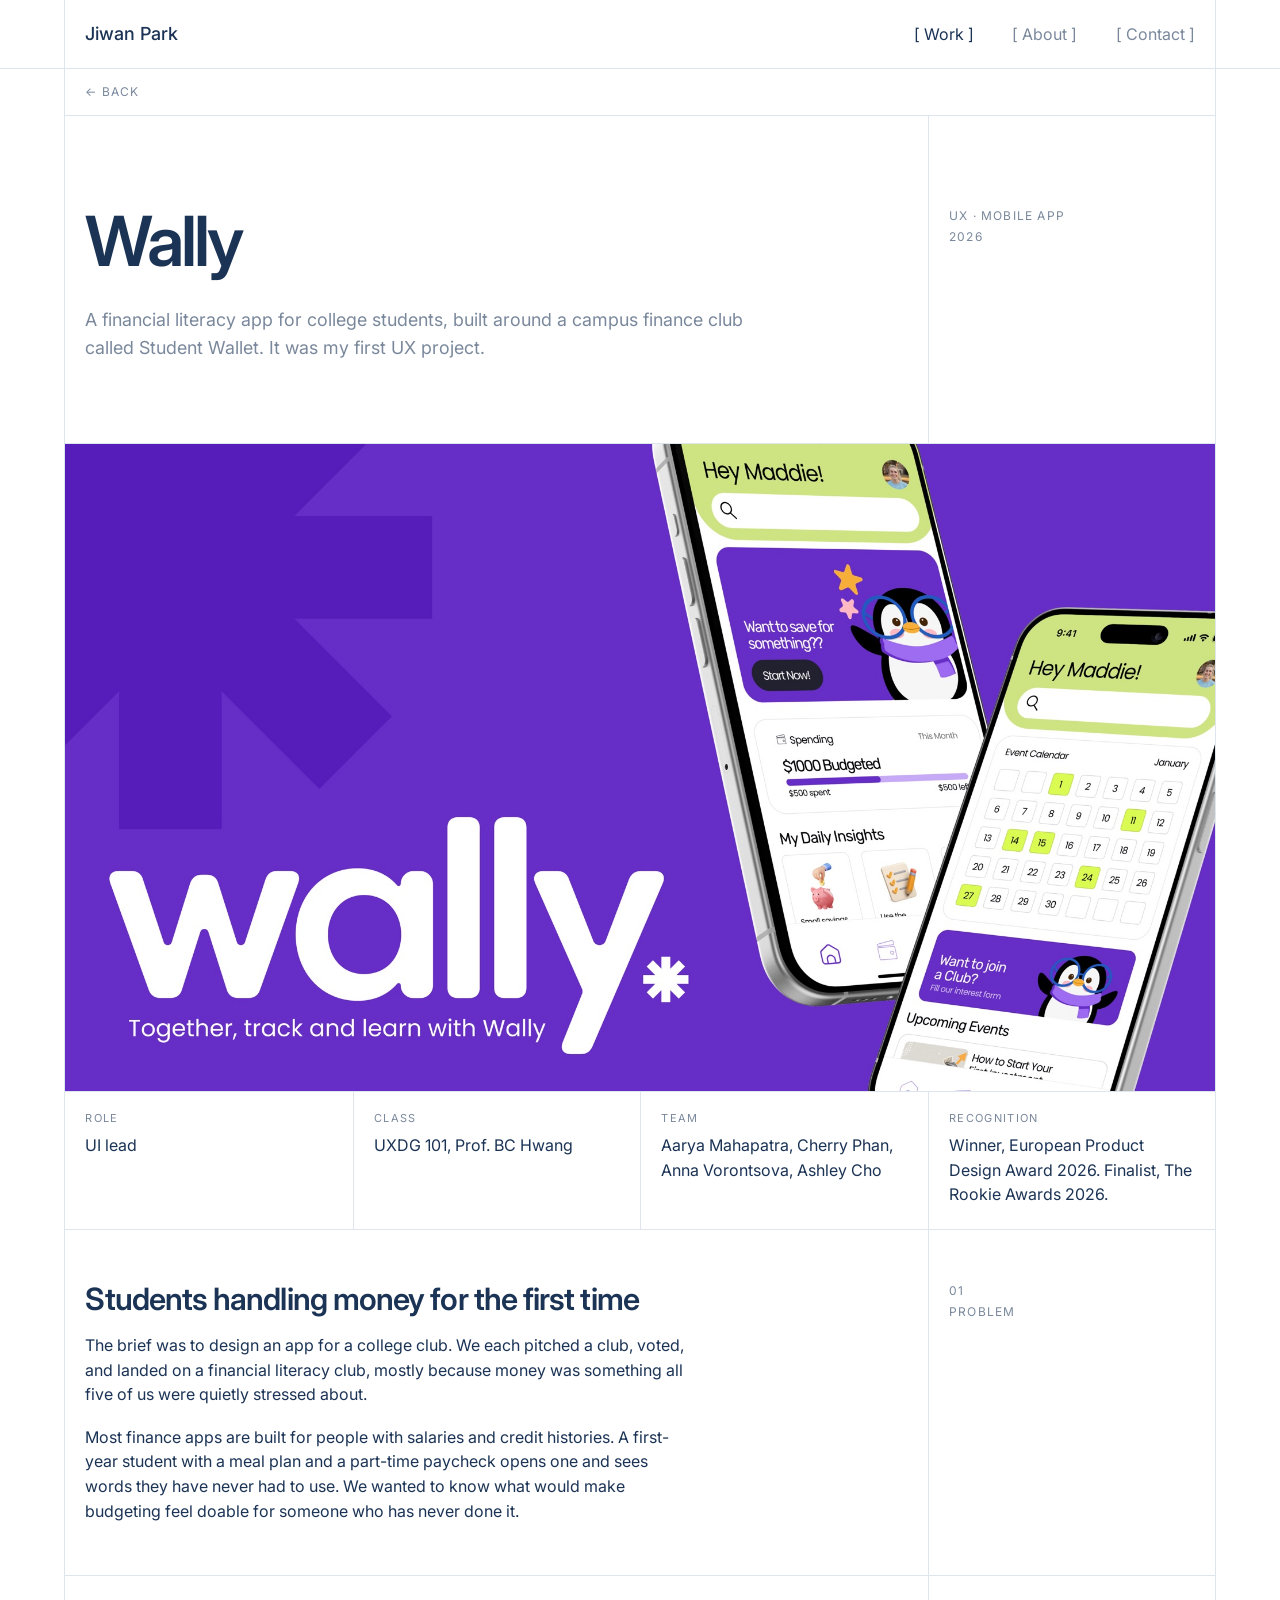
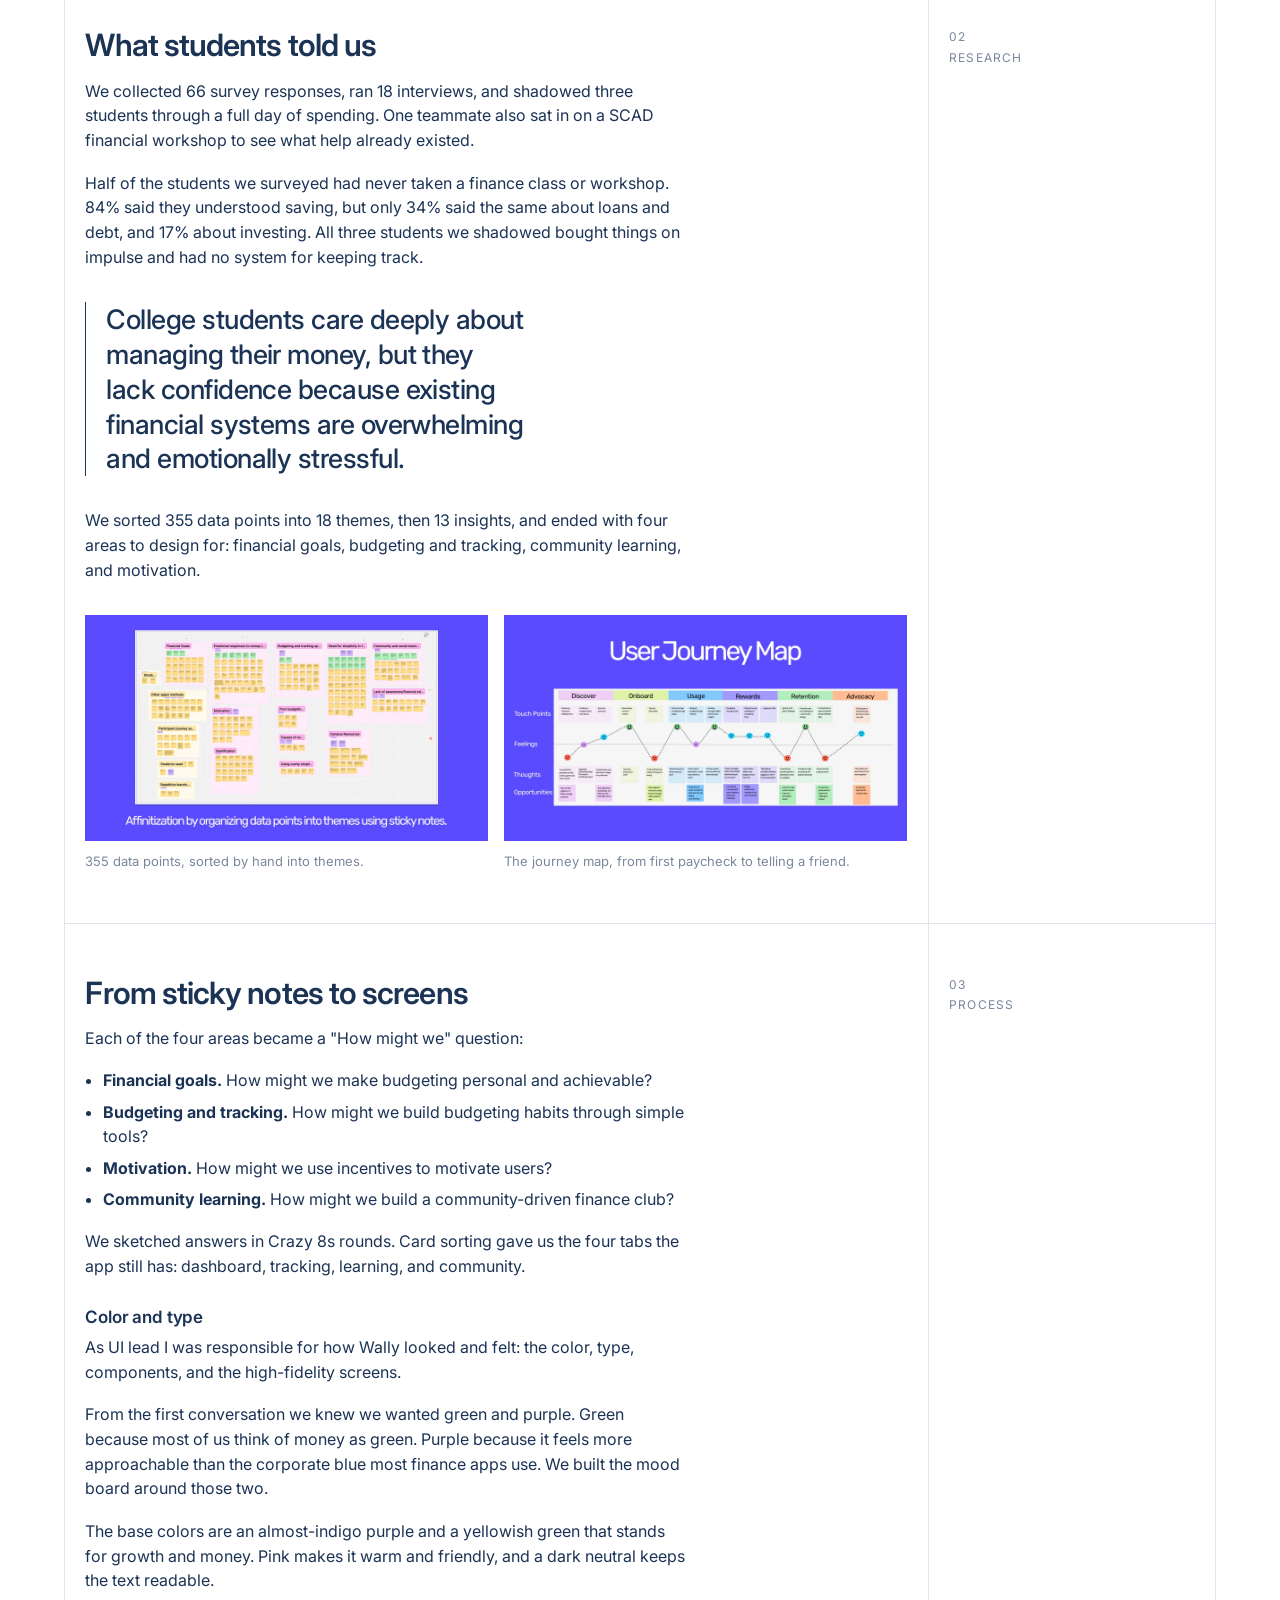
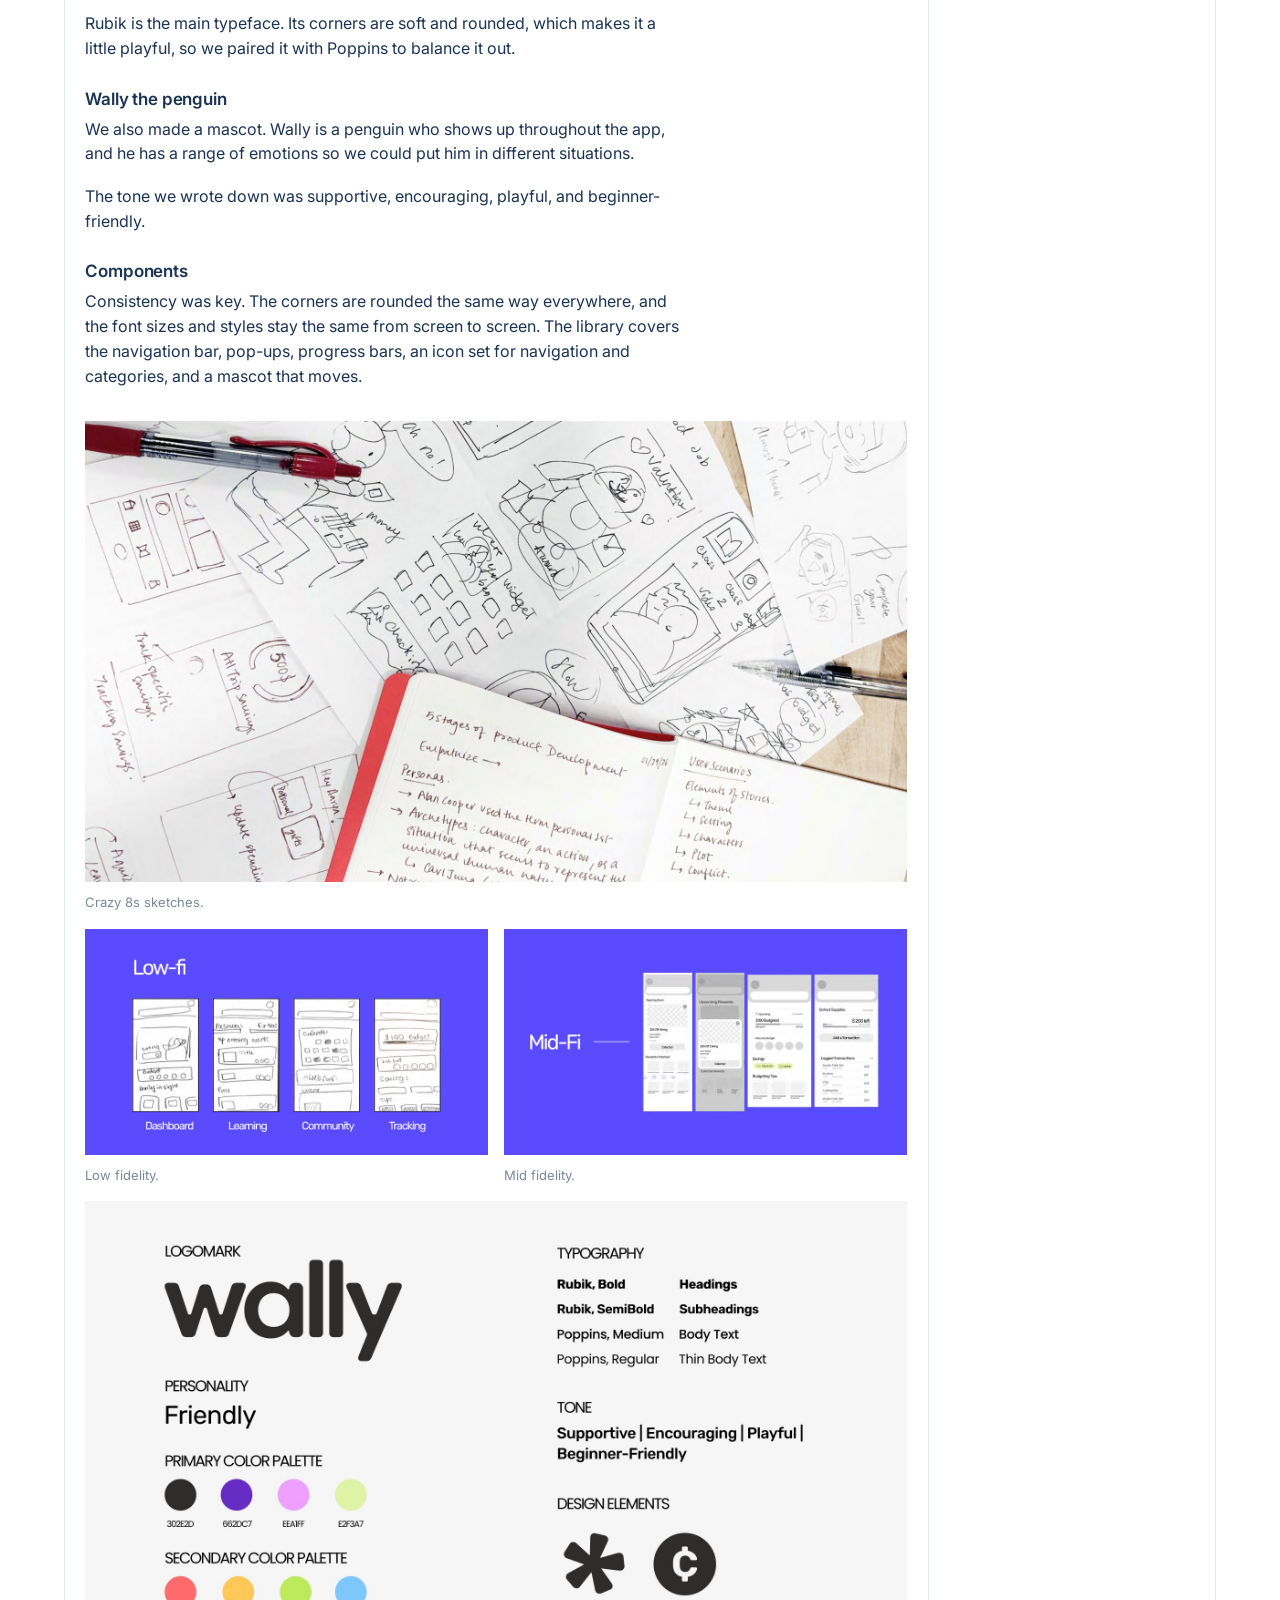
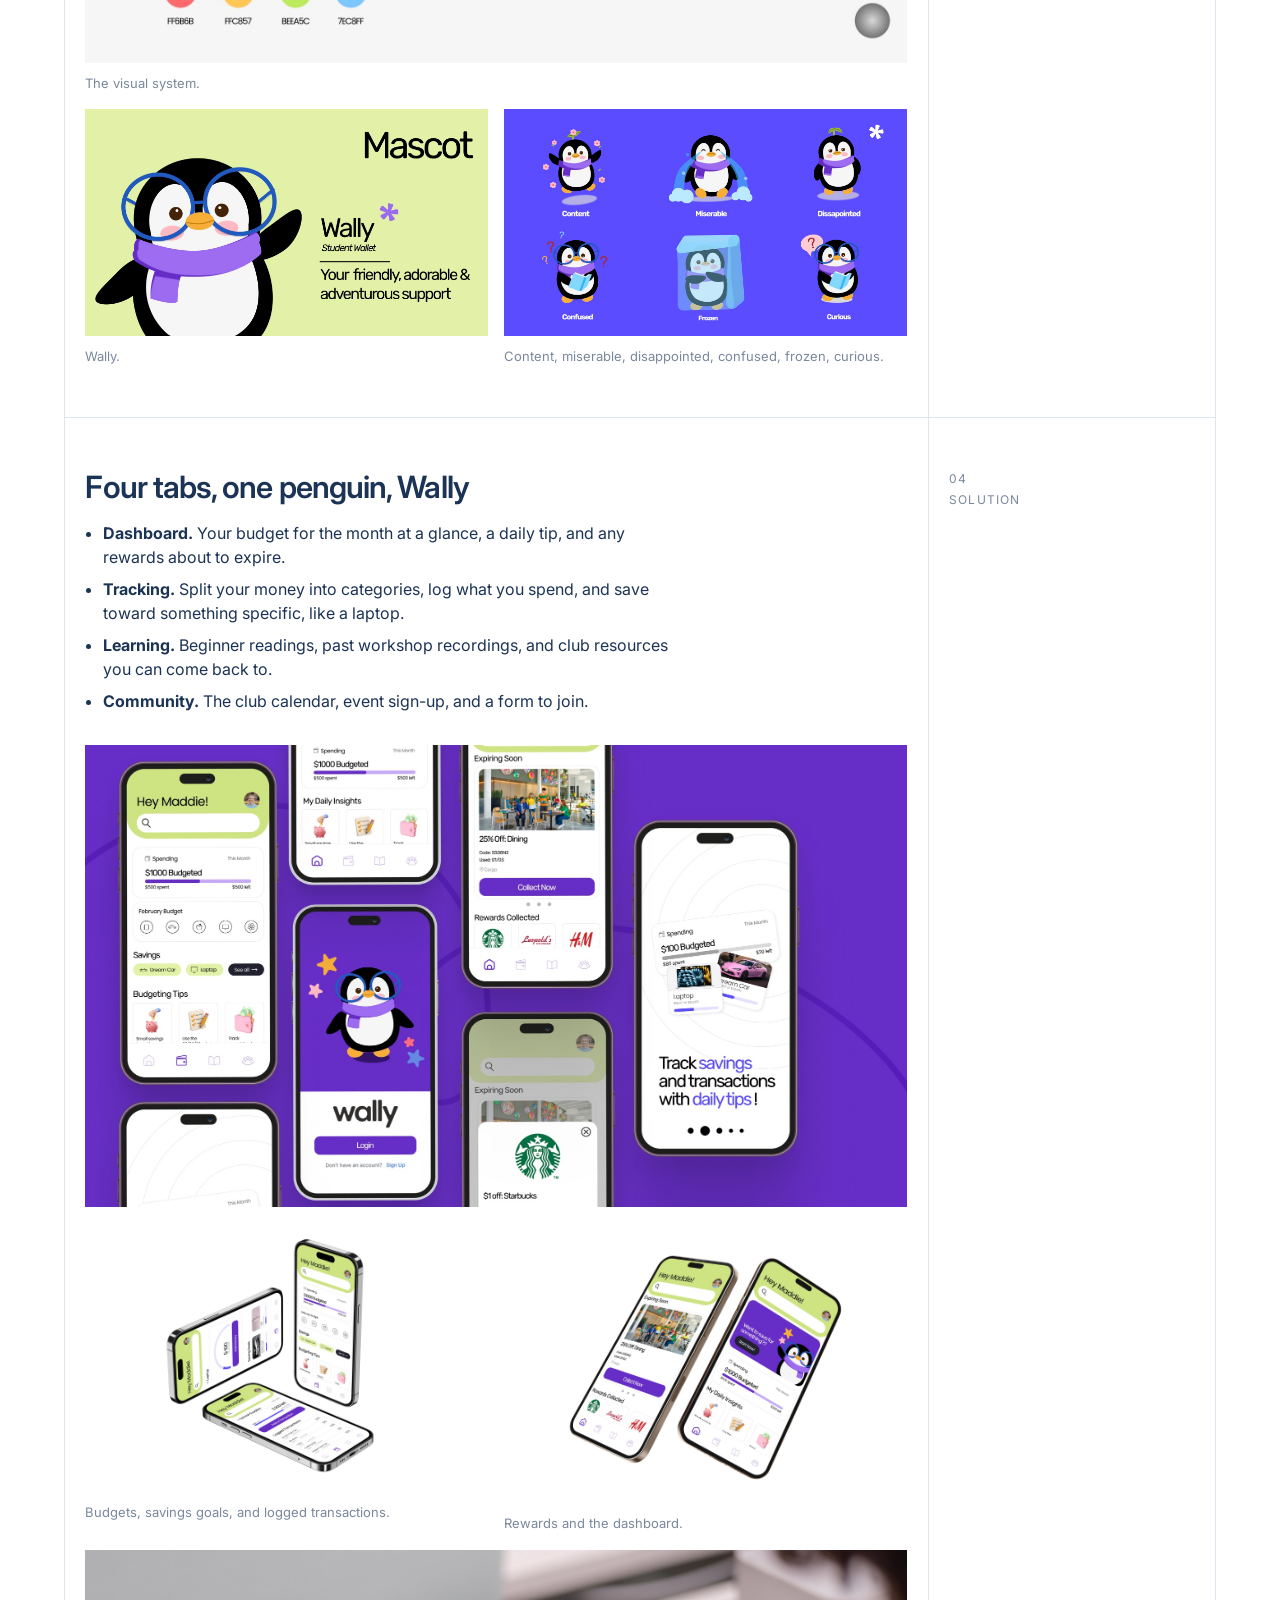
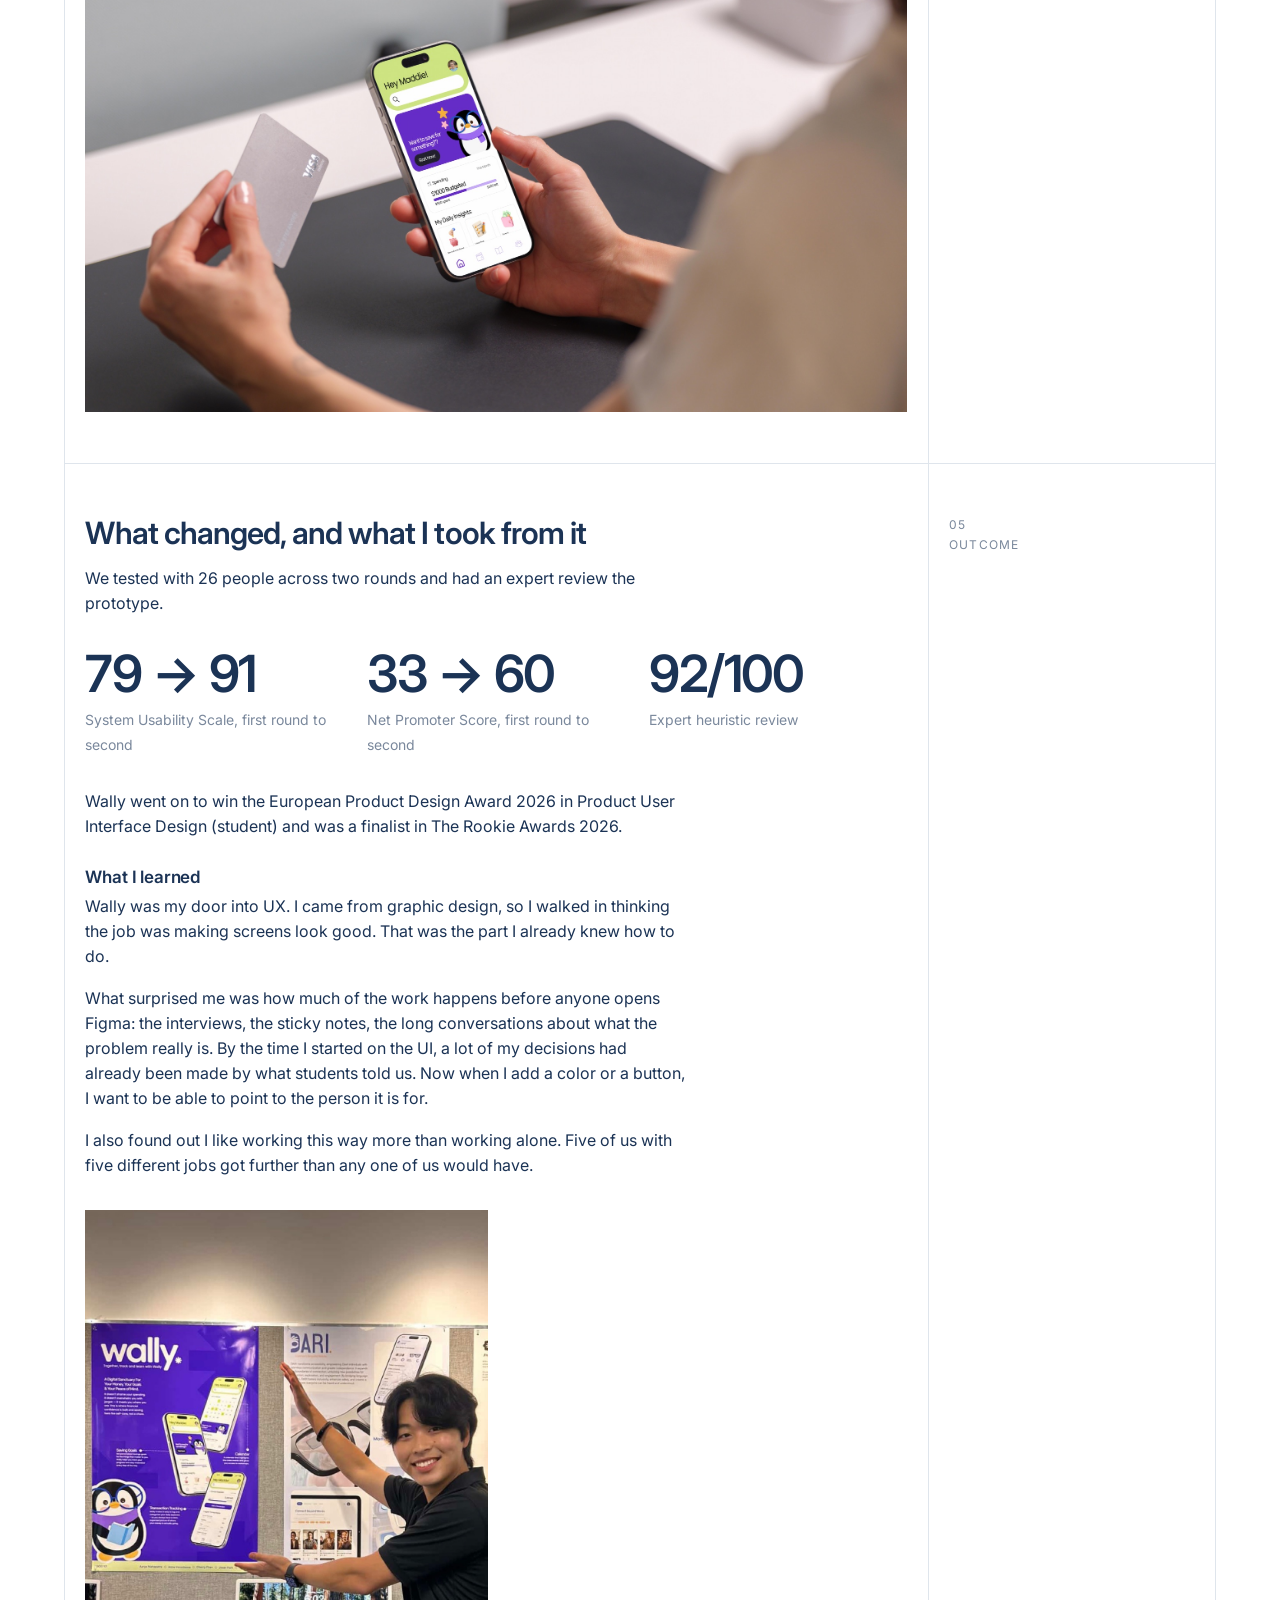
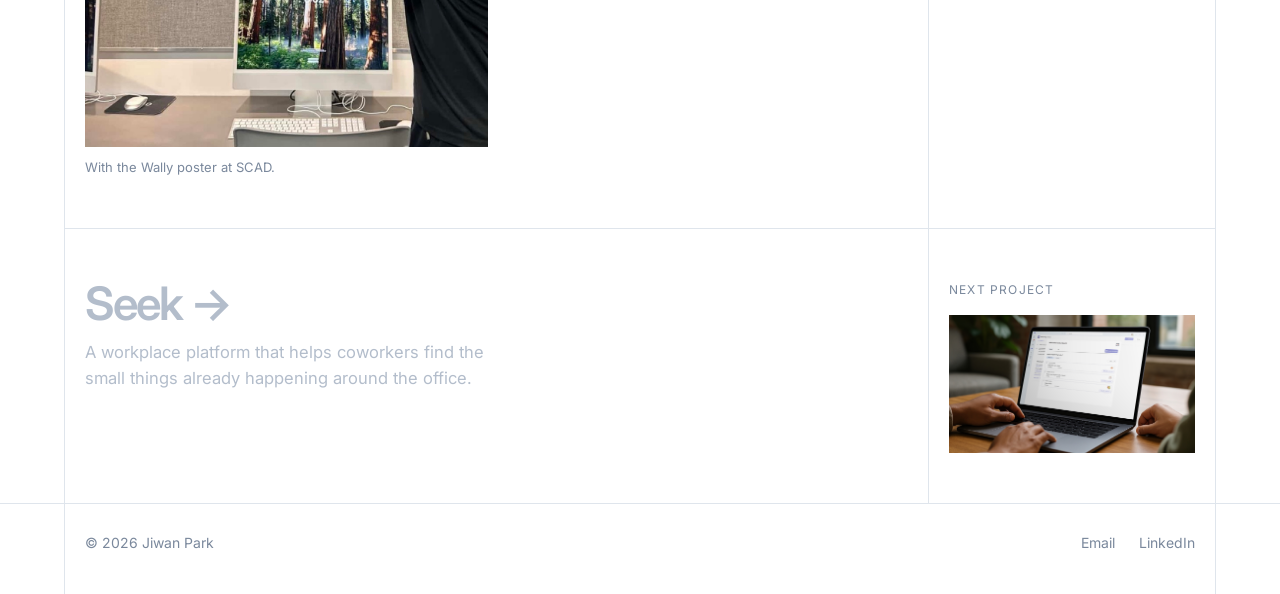
<file: work/wally.html>
<!doctype html>
<html lang="en">
<head>
  <meta charset="utf-8">
  <meta name="viewport" content="width=device-width, initial-scale=1">
  <title>Wally | Jiwan Park</title>
  <meta name="description" content="A financial literacy app for college students who find money management stressful. My first UX project.">
  <link rel="stylesheet" href="../styles.css?v=63">
  <script type="speculationrules">{"prerender":[{"where":{"href_matches":"/*"},"eagerness":"moderate"}]}</script>
</head>
<body>
  <header class="site-header">
    <div class="wrap"><div class="frame">
      <a class="name" href="../">Jiwan Park</a>
      <nav>
        <a href="../" aria-current="page">Work</a>
        <a href="../about">About</a>
        <a href="../contact">Contact</a>
      </nav>
    </div></div>
  </header>

  <main class="wrap"><div class="frame">
    <a class="back row" href="../#p1">← Back</a>
    <section class="hero cols row lead">
      <div class="side cell label">UX · Mobile app <br>2026</div>
      <div class="main cell">
        <h1 class="display">Wally</h1>
        <p class="lede">A financial literacy app for college students, built around a campus finance club called Student Wallet. It was my first UX project.</p>
      </div>
    </section>

    <img class="hero-image row" src="../assets/wally/hero.jpg" alt="Wally logo beside two phones showing the app dashboard and event calendar">

    <dl class="facts cols row">
      <div><dt>Role</dt><dd>UI lead</dd></div>
      <div><dt>Class</dt><dd>UXDG 101, Prof. BC Hwang</dd></div>
      <div><dt>Team</dt><dd>Aarya Mahapatra, Cherry Phan, Anna Vorontsova, Ashley Cho</dd></div>
      <div><dt>Recognition</dt><dd>Winner, European Product Design Award 2026. Finalist, The Rookie Awards 2026.</dd></div>
    </dl>

    <section class="cols row lead">
      <div class="side cell label">01 <br>Problem</div>
      <div class="main cell prose">
        <h2>Students handling money for the first time</h2>
        <p>The brief was to design an app for a college club. We each pitched a club, voted, and landed on a financial literacy club, mostly because money was something all five of us were quietly stressed about.</p>
        <p>Most finance apps are built for people with salaries and credit histories. A first-year student with a meal plan and a part-time paycheck opens one and sees words they have never had to use. We wanted to know what would make budgeting feel doable for someone who has never done it.</p>
      </div>
    </section>

    <section class="cols row lead">
      <div class="side cell label">02 <br>Research</div>
      <div class="main cell prose">
        <h2>What students told us</h2>
        <p>We collected 66 survey responses, ran 18 interviews, and shadowed three students through a full day of spending. One teammate also sat in on a SCAD financial workshop to see what help already existed.</p>
        <p>Half of the students we surveyed had never taken a finance class or workshop. 84% said they understood saving, but only 34% said the same about loans and debt, and 17% about investing. All three students we shadowed bought things on impulse and had no system for keeping track.</p>
        <blockquote class="pull">College students care deeply about managing their money, but they lack confidence because existing financial systems are overwhelming and emotionally stressful.</blockquote>
        <p>We sorted 355 data points into 18 themes, then 13 insights, and ended with four areas to design for: financial goals, budgeting and tracking, community learning, and motivation.</p>
        <div class="figures">
          <figure><img src="../assets/wally/process-p46.jpg" alt="Affinity map of sticky notes grouped into themes" loading="lazy"><figcaption>355 data points, sorted by hand into themes.</figcaption></figure>
          <figure><img src="../assets/wally/process-p94.jpg" alt="User journey map from discovering the app to recommending it" loading="lazy"><figcaption>The journey map, from first paycheck to telling a friend.</figcaption></figure>
        </div>
      </div>
    </section>

    <section class="cols row lead">
      <div class="side cell label">03 <br>Process</div>
      <div class="main cell prose">
        <h2>From sticky notes to screens</h2>
        <p>Each of the four areas became a "How might we" question:</p>
        <ul>
          <li><strong>Financial goals.</strong> How might we make budgeting personal and achievable?</li>
          <li><strong>Budgeting and tracking.</strong> How might we build budgeting habits through simple tools?</li>
          <li><strong>Motivation.</strong> How might we use incentives to motivate users?</li>
          <li><strong>Community learning.</strong> How might we build a community-driven finance club?</li>
        </ul>
        <p>We sketched answers in Crazy 8s rounds. Card sorting gave us the four tabs the app still has: dashboard, tracking, learning, and community.</p>
        <h3>Color and type</h3>
        <p>As UI lead I was responsible for how Wally looked and felt: the color, type, components, and the high-fidelity screens.</p>
        <p>From the first conversation we knew we wanted green and purple. Green because most of us think of money as green. Purple because it feels more approachable than the corporate blue most finance apps use. We built the mood board around those two.</p>
        <p>The base colors are an almost-indigo purple and a yellowish green that stands for growth and money. Pink makes it warm and friendly, and a dark neutral keeps the text readable.</p>
        <p>Rubik is the main typeface. Its corners are soft and rounded, which makes it a little playful, so we paired it with Poppins to balance it out.</p>
        <h3>Wally the penguin</h3>
        <p>We also made a mascot. Wally is a penguin who shows up throughout the app, and he has a range of emotions so we could put him in different situations.</p>
        <p>The tone we wrote down was supportive, encouraging, playful, and beginner-friendly.</p>
        <h3>Components</h3>
        <p>Consistency was key. The corners are rounded the same way everywhere, and the font sizes and styles stay the same from screen to screen. The library covers the navigation bar, pop-ups, progress bars, an icon set for navigation and categories, and a mascot that moves.</p>
        <div class="figures">
          <figure class="full"><img src="../assets/wally/process-p96.jpg" alt="Pen sketches of app screens spread across a desk" loading="lazy"><figcaption>Crazy 8s sketches.</figcaption></figure>
          <figure><img src="../assets/wally/process-p113.jpg" alt="Four hand-drawn low-fidelity wireframes" loading="lazy"><figcaption>Low fidelity.</figcaption></figure>
          <figure><img src="../assets/wally/process-p114.jpg" alt="Grey mid-fidelity wireframes of the rewards and tracking screens" loading="lazy"><figcaption>Mid fidelity.</figcaption></figure>
          <figure class="full"><img src="../assets/wally/process-p105.jpg" alt="Brand sheet with the Wally logo, color palette, and typefaces" loading="lazy"><figcaption>The visual system.</figcaption></figure>
          <figure><img src="../assets/wally/process-p106.jpg" alt="Wally the penguin mascot wearing glasses and a purple scarf" loading="lazy"><figcaption>Wally.</figcaption></figure>
          <figure><img src="../assets/wally/process-p107.jpg" alt="Six versions of Wally showing different emotions" loading="lazy"><figcaption>Content, miserable, disappointed, confused, frozen, curious.</figcaption></figure>
        </div>
      </div>
    </section>

    <section class="cols row lead">
      <div class="side cell label">04 <br>Solution</div>
      <div class="main cell prose">
        <h2>Four tabs, one penguin, Wally</h2>
        <ul>
          <li><strong>Dashboard.</strong> Your budget for the month at a glance, a daily tip, and any rewards about to expire.</li>
          <li><strong>Tracking.</strong> Split your money into categories, log what you spend, and save toward something specific, like a laptop.</li>
          <li><strong>Learning.</strong> Beginner readings, past workshop recordings, and club resources you can come back to.</li>
          <li><strong>Community.</strong> The club calendar, event sign-up, and a form to join.</li>
        </ul>
        <div class="figures">
          <figure class="full"><img src="../assets/wally/screens.jpg" alt="A grid of Wally app screens on a purple background" loading="lazy"></figure>
          <figure><img src="../assets/wally/mockup-tracking.jpg" alt="Three phones showing the budget, savings goal, and transaction screens" loading="lazy"><figcaption>Budgets, savings goals, and logged transactions.</figcaption></figure>
          <figure><img src="../assets/wally/mockup-rewards.jpg" alt="Two phones showing rewards and the dashboard" loading="lazy"><figcaption>Rewards and the dashboard.</figcaption></figure>
          <figure class="full"><img src="../assets/wally/in-hand-1.jpg" alt="A person holding a phone with the Wally dashboard open" loading="lazy"></figure>
        </div>
      </div>
    </section>

    <section class="cols row lead">
      <div class="side cell label">05 <br>Outcome</div>
      <div class="main cell prose">
        <h2>What changed, and what I took from it</h2>
        <p>We tested with 26 people across two rounds and had an expert review the prototype.</p>
        <div class="outcomes">
          <div><strong>79 → 91</strong><span>System Usability Scale, first round to second</span></div>
          <div><strong>33 → 60</strong><span>Net Promoter Score, first round to second</span></div>
          <div><strong>92/100</strong><span>Expert heuristic review</span></div>
        </div>
        <p>Wally went on to win the European Product Design Award 2026 in Product User Interface Design (student) and was a finalist in The Rookie Awards 2026.</p>
        <h3>What I learned</h3>
        <p>Wally was my door into UX. I came from graphic design, so I walked in thinking the job was making screens look good. That was the part I already knew how to do.</p>
        <p>What surprised me was how much of the work happens before anyone opens Figma: the interviews, the sticky notes, the long conversations about what the problem really is. By the time I started on the UI, a lot of my decisions had already been made by what students told us. Now when I add a color or a button, I want to be able to point to the person it is for.</p>
        <p>I also found out I like working this way more than working alone. Five of us with five different jobs got further than any one of us would have.</p>
        <div class="figures">
          <figure><img src="../assets/wally/poster-photo.jpg" alt="Jiwan standing next to the printed Wally poster" loading="lazy"><figcaption>With the Wally poster at SCAD.</figcaption></figure>
        </div>
      </div>
    </section>

    <a class="next cols lead" href="seek">
      <div class="side cell"><span class="label">Next project</span><img class="next-thumb" src="../assets/seek/hero.jpg" alt="Seek plugin open on a laptop" loading="lazy"></div>
      <div class="main cell"><div class="display">Seek →</div><p class="next-desc">A workplace platform that helps coworkers find the small things already happening around the office.</p></div>
    </a>
  </div></main>

  <footer class="site-footer">
    <div class="wrap"><div class="frame">
      <span>© 2026 Jiwan Park</span>
      <nav>
        <a href="mailto:jiwanpark0212@gmail.com">Email</a>
        <a href="https://www.linkedin.com/in/jiwan-park" target="_blank" rel="noopener noreferrer">LinkedIn</a>
      </nav>
    </div></div>
  </footer>
  <script>
    // Back returns to wherever the visitor came from on this site; otherwise to the project list
    document.querySelector(".back").addEventListener("click", (e) => {
      if (document.referrer && new URL(document.referrer).origin === location.origin && history.length > 1) {
        e.preventDefault();
        history.back();
      }
    });
  </script>
  <script src="../site.js?v=12"></script>
</body>
</html>
</file>
<file: styles.css>
@import url("https://fonts.googleapis.com/css2?family=Inter:wght@400;500;600&display=swap");

:root {
  --bg: #ffffff;
  --ink: #1b3355;
  --muted: #7a889c;
  --faint: #b3bdcb;
  --line: #dfe5ec;
  --block: #f4f6f9;
  --sans: "Inter", system-ui, sans-serif;
  --gutter: clamp(16px, 5vw, 80px);
  --pad: clamp(14px, 1.6vw, 24px);
  --vpad: clamp(28px, 4vw, 56px);
  --max: 1360px;
  --measure: 60ch;
}

* { box-sizing: border-box; }

html { scroll-behavior: smooth; }

body {
  margin: 0;
  background: var(--bg);
  color: var(--ink);
  font: 400 16px/1.55 var(--sans);
  -webkit-font-smoothing: antialiased;
}

a { color: inherit; text-decoration: none; }
p a, .link { border-bottom: 1px solid var(--faint); transition: border-color .2s; }
p a:hover, .link:hover { border-color: var(--ink); }

img { display: block; max-width: 100%; }

/* The grid is structural: every line is the edge of a cell that holds content.
   Columns sit at 25% and 75% (narrow / wide / narrow); rows are divided by rules. */
.wrap { max-width: var(--max); margin: 0 auto; padding: 0 var(--gutter); }
.frame { border-left: 1px solid var(--line); border-right: 1px solid var(--line); }
.cols { display: grid; grid-template-columns: repeat(4, minmax(0, 1fr)); }
.cols > * { padding-left: var(--pad); padding-right: var(--pad); }
.row { border-bottom: 1px solid var(--line); }
.side { grid-column: 1; }
.main { grid-column: 2 / -1; border-left: 1px solid var(--line); }
.cell { padding-top: var(--vpad); padding-bottom: var(--vpad); }

/* Header */
.site-header {
  position: sticky;
  top: 0;
  z-index: 10;
  background: color-mix(in srgb, var(--bg) 90%, transparent);
  backdrop-filter: blur(10px);
  border-bottom: 1px solid var(--line);
}
.site-header .frame {
  display: flex;
  justify-content: space-between;
  align-items: baseline;
  padding: 20px var(--pad);
}
.site-header .name { font-size: 18px; font-weight: 500; white-space: nowrap; }
.site-header nav { display: flex; gap: clamp(16px, 3vw, 40px); }
.site-header nav a { color: var(--muted); transition: color .2s; white-space: nowrap; }
.site-header nav a::before { content: "[ "; }
.site-header nav a::after { content: " ]"; }
.site-header nav a:hover,
.site-header nav a[aria-current="page"] { color: var(--ink); }

/* Type */
.label {
  font-size: 12px;
  font-weight: 400;
  letter-spacing: .1em;
  text-transform: uppercase;
  color: var(--muted);
  line-height: 1.7;
  margin: 0;
}
.display {
  font: 600 clamp(36px, 5.4vw, 76px)/1.04 var(--sans);
  letter-spacing: -.04em;
  margin: 0;
  text-wrap: balance;
}
.display em { font-style: normal; color: var(--faint); }
.display.flip { color: var(--faint); }
.display.flip em { color: var(--ink); }
.display.flip { line-height: 1.18; }

/* Hero hover effect (built by hero-hover.js) */
.prox { cursor: default; }
.project .prox { cursor: inherit; }
.prox-word { display: inline-block; white-space: nowrap; }
.prox-line { display: block; white-space: nowrap; }
.prox-ch { display: inline-block; white-space: pre; }
.prox-ch.is-kw { color: var(--ink); }
.prox-gl { display: inline-block; transform-origin: 0 82%; will-change: transform; }
h2 {
  font: 600 clamp(20px, 2.4vw, 34px)/1.15 var(--sans);
  letter-spacing: -.03em;
  margin: 0 0 16px;
}
.lede { font-size: clamp(17px, 1.4vw, 20px); max-width: var(--measure); color: var(--muted); margin: 0; }
.prose p { max-width: var(--measure); margin: 0 0 1.1em; }
.prose > :last-child { margin-bottom: 0; }

/* Hero (home + case study) */
.hero .cell { padding-top: clamp(48px, 10vh, 120px); padding-bottom: clamp(48px, 9vh, 104px); }
.hero .lede { margin-top: 28px; }
.hero-links { display: flex; gap: 28px; margin: 24px 0 0; font-size: 15px; }

/* Fact strip: four cells, one per column */
.facts { margin: 0; }
.facts > div { padding-top: 18px; padding-bottom: 22px; }
.facts > div + div { border-left: 1px solid var(--line); }
.facts dt { font-size: 11px; letter-spacing: .12em; text-transform: uppercase; color: var(--muted); margin-bottom: 6px; }
.facts dd { margin: 0; }

/* Section heading row: title in the side column, description in the main */
.heading h2 { margin: 0; }
.heading p { margin: 0; color: var(--muted); max-width: 46ch; font-size: clamp(16px, 1.3vw, 19px); }

/* Work: sticky index in the side column, projects in the main */
.work { align-items: start; }
.work-index {
  position: sticky;
  top: 64px;
  /* a long list scrolls inside the column instead of running off screen */
  max-height: calc(100vh - 64px);
  overflow-y: auto;
  scrollbar-width: none;
  list-style: none;
  margin: 0;
  padding: 0;
}
/* the last entry is closed by the section's own rule, so the two never double up */
.work-index li:last-child a { border-bottom: 0; }
.work-index a {
  display: block;
  padding: 16px var(--pad);
  border-bottom: 1px solid var(--line);
  color: var(--faint);
  transition: color .25s;
}
.work-index strong { display: block; font-size: 19px; font-weight: 500; letter-spacing: -.015em; }
.work-index span { font-size: 11px; letter-spacing: .12em; text-transform: uppercase; }
.work-index a:hover, .work-index a.active { color: var(--ink); }
.work-index a.active span, .work-index a:hover span { color: var(--muted); }

.work-list { padding: 0 !important; }
.project { display: block; scroll-margin-top: 64px; border-bottom: 1px solid var(--line); }
.project:last-child { border-bottom: 0; }
.project .preview { border-bottom: 1px solid var(--line); transition: filter .3s; }
.project:hover .preview { filter: brightness(.975); }
.project-info { display: grid; grid-template-columns: 2fr 1fr; }
.project-info > * { padding: 28px var(--pad) 36px; }
.project-info > * + * { border-left: 1px solid var(--line); }
.project h3 { font: 600 clamp(22px, 2.2vw, 30px)/1.15 var(--sans); letter-spacing: -.03em; margin: 0 0 10px; }
.project p { margin: 0 0 18px; color: var(--muted); max-width: 44ch; }
.project dl { margin: 0; font-size: 14px; }
.project dl div { display: flex; justify-content: space-between; gap: 16px; padding: 9px 0; border-bottom: 1px solid var(--line); }
.project dl div:first-child { padding-top: 0; }
.project dt { font-weight: 500; }
.project dd { margin: 0; color: var(--muted); text-align: right; }

.tags { display: flex; flex-wrap: wrap; gap: 8px; padding: 0; margin: 0; list-style: none; }
.tags li {
  font-size: 13px;
  padding: 4px 12px;
  border-radius: 99px;
  background: var(--block);
  color: var(--muted);
}

/* Image placeholders: replace each .ph with an <img> */
.ph {
  background: var(--block);
  display: grid;
  place-items: center;
  color: var(--faint);
  font-size: 11px;
  letter-spacing: .12em;
  text-transform: uppercase;
  text-align: center;
  padding: 16px;
  aspect-ratio: 16 / 10;
}
.ph.tall { aspect-ratio: 4 / 5; }
.ph.wide { aspect-ratio: 21 / 9; }
.ph.peach { background: linear-gradient(135deg, #fdf3ea, #f8d9c2); }
.ph.sky   { background: linear-gradient(135deg, #f1f6fd, #cfe0f6); }
.ph.sage  { background: linear-gradient(135deg, #f3f7f1, #d5e3d2); }
.ph.lilac { background: linear-gradient(135deg, #f6f3fc, #dcd5f1); }

/* Table: rows share the three main columns */
.table { padding: 0 !important; }
.table .row { display: grid; grid-template-columns: repeat(3, minmax(0, 1fr)); align-items: baseline; transition: background .2s; }
.table .row:last-child { border-bottom: 0; }
.table .row > * { padding: 20px var(--pad); }
.table .row.head { color: var(--muted); font-size: 14px; }
.table .row.head > * { padding-top: 12px; padding-bottom: 12px; }
.table a.row:hover { background: var(--block); }
.table .row:not(.head) > :first-child { font-size: 19px; font-weight: 500; letter-spacing: -.015em; }
.table .row > :not(:first-child) { color: var(--muted); }
.table .row > :last-child { text-align: right; }

.note { margin: 0; color: var(--muted); }

/* Case study */
.hero-image { border-bottom: 1px solid var(--line); }
.figures { display: grid; grid-template-columns: 1fr 1fr; gap: 16px; margin-top: 32px; }
.figures .full { grid-column: 1 / -1; }
figure { margin: 0; }
figcaption { font-size: 13px; color: var(--muted); margin-top: 10px; }

.pull {
  font: 500 clamp(20px, 2.1vw, 28px)/1.3 var(--sans);
  letter-spacing: -.02em;
  max-width: 26ch;
  margin: 32px 0;
  padding-left: 20px;
  border-left: 1px solid var(--ink);
}

.outcomes { display: grid; grid-template-columns: repeat(3, 1fr); gap: 24px; margin-top: 32px; }
.outcomes strong { display: block; font: 600 clamp(32px, 4vw, 52px)/1 var(--sans); letter-spacing: -.03em; margin-bottom: 8px; }
.outcomes span { color: var(--muted); font-size: 14px; }

.next .display { font-size: clamp(28px, 3.6vw, 48px); color: var(--faint); transition: color .4s ease; }
.next:hover .display { color: var(--ink); }
.next .label { display: block; }
.next-thumb { display: block; width: 100%; aspect-ratio: 16 / 9; object-fit: cover; margin-top: 14px; }
.duo.next-thumb { display: grid; grid-template-columns: 2fr 1fr; border: 1px solid var(--line); }
.next-desc { margin: 12px 0 0; max-width: 44ch; color: var(--faint); font-size: clamp(16px, 1.3vw, 19px); transition: color .4s ease; }
.next:hover .next-desc { color: var(--muted); }

/* About */
.about h1 { font: 600 clamp(28px, 3.4vw, 48px)/1.1 var(--sans); letter-spacing: -.035em; margin: 0 0 28px; max-width: 20ch; }

/* Footer */
.site-footer { border-top: 1px solid var(--line); margin-top: -1px; color: var(--muted); font-size: 14px; }
.site-footer .frame {
  display: flex;
  justify-content: space-between;
  flex-wrap: wrap;
  gap: 16px;
  padding: 28px var(--pad) 40px;
}
.site-footer nav { display: flex; gap: 24px; }
.site-footer a:hover { color: var(--ink); }

/* Row variants.
   default: narrow column left, line at 25% (used where the left column holds content)
   .lead:   title first, small label in the right column, line at 75%
   .open:   no column line; label or title stacks above its content */
@media (min-width: 641px) {
  .lead > .side { grid-column: 4; grid-row: 1; }
  /* the 75% line belongs to the side cell so it lands exactly on the fact strip's line */
  .lead > .main { grid-column: 1 / 4; grid-row: 1; border-left: 0; }
  .lead > .side { border-left: 1px solid var(--line); }
  .lead.solo > .main { grid-column: 1 / -1; }   /* no side cell: title spans the full row */
}
.open > .side, .open > .main { grid-column: 1 / -1; border-left: 0; }
.open > .side { padding-bottom: 0; }
.open > .main { padding-top: 12px; }
.table.full { grid-column: 1 / -1; }
.table.full .row { grid-template-columns: 2fr 1fr 1fr; }

/* CV table: name | line | detail | date */
.cv-label { padding: 14px var(--pad); }
.table.cv .row { grid-template-columns: 1fr 2fr 1fr; align-items: stretch; }
.table.cv .row.wide { grid-template-columns: 1fr 3fr; }
.table.cv .row > :nth-child(2) { border-left: 1px solid var(--line); }
.table.cv .row.wide > :last-child { text-align: left; }

/* Narrow screens: side and main stack, keeping the horizontal rules */
@media (max-width: 640px) {
  .site-header .name { font-size: 16px; }
  .site-header nav { gap: 12px; font-size: 14px; }
  .side, .main { grid-column: 1 / -1; }
  .main { border-left: 0; }
  .side.cell { padding-bottom: 0; }
  .side.cell + .main.cell { padding-top: 16px; }
  .work-index { display: none; }
  .about .side { max-width: 240px; }
  .facts > div { grid-column: span 2; }
  .facts > div:nth-child(odd) { border-left: 0; }
  .facts > div:nth-child(n + 3) { border-top: 1px solid var(--line); }
  .project-info { grid-template-columns: 1fr; }
  .project-info > * + * { border-left: 0; padding-top: 0; }
  .figures, .outcomes { grid-template-columns: 1fr; }
  .table .row { grid-template-columns: 1.4fr 1fr auto; }
  .table.cv .row, .table.cv .row.wide { grid-template-columns: 1fr; }
  .table.cv .row > * + * { border-left: 0 !important; padding-top: 0; text-align: left !important; }
}

@media (prefers-reduced-motion: reduce) {
  * { transition: none !important; scroll-behavior: auto !important; }
}

/* CV labels sit inside the first cell, above the name, so the column line never breaks */
@media (min-width: 641px) {
  .cv-group { position: relative; }
  .cv-label { position: absolute; top: 18px; left: 0; padding: 0 var(--pad); border: 0; font-size: 11px; }
  .cv .row:first-child > * { padding-top: 48px; }
}

/* Images */
.project img.preview { width: 100%; aspect-ratio: 16 / 9; object-fit: cover; }
img.hero-image { width: 100%; }
figure img { width: 100%; background: var(--block); }
figure.contain img { max-height: 760px; object-fit: contain; }
.prose ul { max-width: var(--measure); margin: 0 0 1.1em; padding-left: 1.1em; }
.prose li { margin-bottom: .4em; }
.prose h3 { font: 600 17px/1.3 var(--sans); letter-spacing: -.01em; margin: 1.6em 0 .4em; }

/* Draft marker: anything highlighted still needs a real answer from Jiwan */
mark.todo { background: #fff1b8; color: inherit; padding: 0 .25em; border-radius: 3px; }
.figures { align-items: start; margin-bottom: 1.4em; }
.outcomes { margin-bottom: 32px; }
.prose > .figures:last-child { margin-bottom: 0; }

/* CV rows inside a group have no dividers; only the groups are separated */
.table.cv .row { border-bottom: .5px solid var(--line); }
.table.cv .row:last-child { border-bottom: 0; }
.table.cv .row > * { padding-top: 14px; padding-bottom: 14px; }
.table.cv .row:last-child > * { padding-bottom: 22px; }
@media (max-width: 640px) { .table.cv .row:first-child > * { padding-top: 16px; } }

/* Two images sharing one frame, split by a line */
.duo { display: grid; grid-template-columns: 1.25fr 1fr; grid-template-rows: minmax(0, 1fr); min-height: 0; }
.duo img { width: 100%; height: 100%; object-fit: cover; }
.duo img + img { border-left: 1px solid var(--line); }
.project .duo.preview { aspect-ratio: 16 / 9; grid-template-columns: 2fr 1fr; }
.duo.hero-image { aspect-ratio: 16 / 8; }
.duo img:first-child { object-position: 50% 60%; }
/* The second image is a cut-out on white: show all of it instead of cropping */
.duo img + img { object-fit: contain; padding: 6%; background: #fff; min-width: 0; min-height: 0; }
@media (min-width: 641px) { .table.cv .row:first-child > * { padding-top: 46px; } }
/* Lines under each CV group match the thin row dividers */
.cv-group { border-bottom-width: .5px; }
/* The line under the last CV group is drawn by the footer, so thin that one too */
main:has(.cv-group) + .site-footer { border-top-width: .5px; margin-top: -.5px; }

/* Portrait */
.portrait { width: 100%; aspect-ratio: 4 / 5; object-fit: cover; }
@media (max-width: 640px) { .hero .portrait { max-width: 160px; } }

/* About: expandable sections. Title left, plus on the right that turns into a cross when open */
.acc summary {
  display: flex;
  justify-content: space-between;
  align-items: center;
  gap: 24px;
  padding: 26px var(--pad);
  cursor: pointer;
  list-style: none;
}
.acc summary::-webkit-details-marker { display: none; }
.acc summary h2 { margin: 0; font-size: clamp(19px, 1.9vw, 24px); letter-spacing: -.02em; color: var(--faint); transition: color .75s ease; }
.acc summary:hover h2, .acc[open] summary h2 { color: var(--ink); }
.acc-icon { position: relative; flex: none; width: 18px; height: 18px; transition: transform .56s cubic-bezier(.45, .05, .2, 1); }
.acc-icon::before, .acc-icon::after { content: ""; position: absolute; background: var(--faint); transition: background .75s ease; }
.acc-icon::before { left: 0; right: 0; top: 50%; height: 1.5px; margin-top: -.75px; }
.acc-icon::after { top: 0; bottom: 0; left: 50%; width: 1.5px; margin-left: -.75px; }
.acc[open] .acc-icon { transform: rotate(45deg); }
.acc.is-closing .acc-icon { transform: none; }
.acc summary:hover .acc-icon::before, .acc summary:hover .acc-icon::after,
.acc[open] .acc-icon::before, .acc[open] .acc-icon::after { background: var(--ink); }
.acc-body { padding: 0 var(--pad) 34px; color: var(--muted); font-size: clamp(16px, 1.35vw, 18px); line-height: 1.9; }
.acc-body p { max-width: 72ch; margin: 0 0 1em; }
.acc-body p:last-child { margin-bottom: 0; }
.acc-body b { font-weight: 500; color: var(--ink); }

/* One tall figure on the left, two stacked on the right */
@media (min-width: 641px) {
  .figures.tall-left { grid-template-columns: 1fr 2.2fr; }
  .figures.tall-left .tall { grid-row: span 2; }
  /* The last figure fills whatever height is left, so its image ends level with the tall one */
  .figures.tall-left { grid-template-rows: auto 1fr; }
  .figures.tall-left figure:last-child { align-self: stretch; display: flex; flex-direction: column; }
  .figures.tall-left figure:last-child img { flex: 1 1 0; min-height: 0; contain: size; object-fit: cover; }
}

/* Back link above a project page's title */
.back { display: block; padding: 14px var(--pad); font-size: 12px; letter-spacing: .1em; text-transform: uppercase; color: var(--muted); transition: color .2s; }
.back:hover { color: var(--ink); }
/* Three nav links do not fit beside the name on a phone: let the nav drop to its own line */
@media (max-width: 640px) {
  .site-header .frame { flex-wrap: wrap; row-gap: 6px; }
}

/* A thick band separates the UX projects from the industrial design work */
.work-index li.divide { border-top: 14px solid var(--block); }
.work-index li.divide a { border-top: 1px solid var(--line); }
.project.divide { border-top: 14px solid var(--block); }
.project.divide .preview { border-top: 1px solid var(--line); }
/* Contact facts hold long addresses: one per line on a phone */
@media (max-width: 640px) {
  .facts.stack > div { grid-column: 1 / -1; border-left: 0; }
  .facts.stack > div + div { border-top: 1px solid var(--line); }
}

/* Cursor: a single ring (built by site.js). Native cursor returns if JS or mouse is missing. */
html.has-cursor, html.has-cursor * { cursor: none !important; }
.cursor-ring {
  position: fixed; top: 0; left: 0; z-index: 9999; pointer-events: none;
  width: 28px; height: 28px; margin: -14px 0 0 -14px;
  border: 1.5px solid #fff; border-radius: 50%;
  mix-blend-mode: difference;
  opacity: 0;
  transition: opacity .18s, width .15s, height .15s, margin .15s;
}
.cursor-ring { view-transition-name: cursor; }      /* stays put and solid while pages swap */
.cursor-ring.on { opacity: .4; }                     /* light while moving */
.cursor-ring.on.down {                               /* while the button is held: darker outline, smaller ring */
  opacity: 1; width: 22px; height: 22px; margin: -11px 0 0 -11px;
}

/* Scrolling is plain and native. */

/* Project images: slow zoom and a small drift toward the cursor on hover */
.media { overflow: hidden; border-bottom: 1px solid var(--line); }
.project.divide .media { border-top: 1px solid var(--line); }
.project .media > .preview,
.project.divide .media > .preview { border: 0; transition: transform .9s cubic-bezier(.2, .7, .2, 1), filter .3s; will-change: transform; }
@media (hover: hover) and (prefers-reduced-motion: no-preference) {
  .media:hover > .preview {
    transform: scale(1.06) translate(calc(var(--mx, 0) * -1.2%), calc(var(--my, 0) * -1.2%));
  }
}

/* Page transitions: pages fade into each other, the header stays put */
@view-transition { navigation: auto; }
.site-header { view-transition-name: site-header; }
::view-transition-old(root) { animation: pt-out .3s ease both; }
::view-transition-new(root) { animation: pt-in .65s cubic-bezier(.2, .7, .2, 1) both; }
::view-transition-group(cursor) { animation: none; z-index: 9999; mix-blend-mode: difference; }
::view-transition-old(cursor) { display: none; }
::view-transition-new(cursor) { animation: none; }
@keyframes pt-out { to { opacity: 0; } }
@keyframes pt-in { from { opacity: 0; transform: translateY(16px); } }
@media (prefers-reduced-motion: reduce) {
  ::view-transition-group(*), ::view-transition-old(*), ::view-transition-new(*) { animation: none !important; }
}


/* Placeholder collage (home card and "More work" thumb) until real photos go in */
.collage { display: grid; grid-template-columns: 2fr 1fr 1fr; grid-template-rows: 1fr 1fr; gap: 6px; aspect-ratio: 16 / 9; background: var(--bg); }
.collage i { background: var(--line); }
.collage i:first-child { grid-row: span 2; }

/* Photography gallery */
.gallery { columns: 3; column-gap: 16px; padding: var(--vpad) var(--pad); }
.shot { display: block; position: relative; width: 100%; margin: 0 0 16px; padding: 0; border: 0; overflow: hidden; aspect-ratio: var(--ar, 1.5); break-inside: avoid; background: var(--line); cursor: pointer;
  opacity: 0; transform: translateY(14px); transition: opacity .6s ease, transform .7s cubic-bezier(.2, .7, .2, 1); }
.shot.in { opacity: 1; transform: none; }
.shot img { width: 100%; height: 100%; object-fit: cover; }
.shot .shot-no { position: absolute; left: 12px; bottom: 10px; font-size: 11px; letter-spacing: .12em; color: var(--muted); }
@media (hover: hover) {
  .gallery:hover .shot.in { opacity: .35; }
  .gallery .shot.in:hover { opacity: 1; }
}
@media (max-width: 900px) { .gallery { columns: 2; column-gap: 12px; } .shot { margin-bottom: 12px; } }
@media (prefers-reduced-motion: reduce) { .shot { opacity: 1; transform: none; transition: opacity .3s; } }

/* Full-screen viewer */
.lb { position: fixed; inset: 0; z-index: 100; background: #0c1524; opacity: 0; transition: opacity .28s ease; color: #fff; }
.lb[hidden] { display: none; }
.lb.open { opacity: 1; }
.lb-lock { overflow: hidden; }
.lb-stage { display: grid; place-items: center; width: 100%; height: 100%; padding: 72px 96px; }
.lb-item { display: grid; place-items: center; width: 100%; height: 100%; animation: lb-in .4s ease both; }
.lb-item img { max-width: 100%; max-height: calc(100vh - 144px); width: auto; height: auto; }
.lb-ph { width: min(100%, calc((100vh - 144px) * var(--ar, 1.5))); aspect-ratio: var(--ar, 1.5); background: #263a5c; display: grid; place-items: center; font-size: 13px; letter-spacing: .12em; color: rgba(255, 255, 255, .45); }
@keyframes lb-in { from { opacity: 0; } }
.lb-close, .lb-nav { position: absolute; background: none; border: 0; color: rgba(255, 255, 255, .55); font: 500 13px/1 var(--sans); letter-spacing: .12em; text-transform: uppercase; cursor: pointer; transition: color .3s; padding: 14px; }
.lb-close:hover, .lb-nav:hover { color: #fff; }
.lb-close { top: 18px; right: 22px; }
.lb-nav { top: 50%; margin-top: -24px; font-size: 26px; letter-spacing: 0; }
.lb-nav.prev { left: 22px; }
.lb-nav.next { right: 22px; }
.lb-count { position: absolute; left: 0; right: 0; bottom: 22px; text-align: center; font-size: 12px; letter-spacing: .12em; color: rgba(255, 255, 255, .45); }
@media (max-width: 640px) { .lb-stage { padding: 64px 16px; } .lb-nav { display: none; } }
@media (prefers-reduced-motion: reduce) { .lb, .lb-item { transition: none; animation: none; } }

/* Filmstrip: a sideways scroller (swipe, drag, arrows) */
.view-bar, .film { display: none; }
.film-on .view-bar { display: flex; gap: 24px; padding: 14px var(--pad); }
.film-on .film { display: block; position: relative; --fh: min(calc(100vh - var(--hdr, 69px)), 820px); --h: calc(var(--fh) * .76); height: var(--fh); }
.film-on .gallery-wrap { display: none; }
.film-on.show-all .film { display: none; }
.film-on.show-all .gallery-wrap { display: block; }
.view-tab { font: 500 13px/1 var(--sans); letter-spacing: -.005em; color: var(--faint); background: none; border: 0; padding: 4px 0; cursor: pointer; transition: color .4s ease; }
.view-tab:hover, .view-tab.on { color: var(--ink); }
.film-scroll { height: 100%; overflow-x: auto; overflow-y: hidden; overscroll-behavior-x: contain; scrollbar-width: none; display: flex; align-items: center; outline: none; user-select: none; -webkit-user-select: none; }
.film-scroll::-webkit-scrollbar { display: none; }
.film.dragging .film-scroll { cursor: grabbing; }
.film-track { display: flex; flex: none; align-items: center; gap: 10px; padding: 0 var(--pad); }
.fshot { flex: none; position: relative; height: var(--h); width: calc(var(--h) * var(--ar, 1.5)); padding: 0; border: 0; overflow: hidden; background: var(--line); cursor: pointer; will-change: opacity, transform; }
.fshot img { width: 100%; height: 100%; object-fit: cover; will-change: transform; pointer-events: none; }
.fshot .shot-no { position: absolute; left: 12px; bottom: 10px; font-size: 11px; letter-spacing: .12em; color: var(--muted); }
.film-meta { position: absolute; left: var(--pad); right: var(--pad); bottom: 38px; display: flex; justify-content: space-between; align-items: center; font-size: 11px; letter-spacing: .12em; text-transform: uppercase; color: var(--muted); pointer-events: none; }
.film-right { display: flex; align-items: center; gap: 20px; }
.film-hint { transition: opacity .4s; }
.film-nav { display: flex; gap: 4px; pointer-events: auto; }
.film-nav button { font: 500 16px/1 var(--sans); letter-spacing: 0; color: var(--faint); background: none; border: 0; padding: 6px 8px; cursor: pointer; transition: color .4s ease; }
.film-nav button:hover { color: var(--ink); }
.film-bar { position: absolute; left: var(--pad); right: var(--pad); bottom: 28px; height: 1.5px; background: var(--line); }
.film-fill { display: block; height: 100%; background: var(--ink); transform: scaleX(0); transform-origin: left; }
@media (max-width: 640px) { .film-on .film { --h: calc(var(--fh) * .62); } .film-track { gap: 8px; } .film-nav { display: none; } }
</file>
